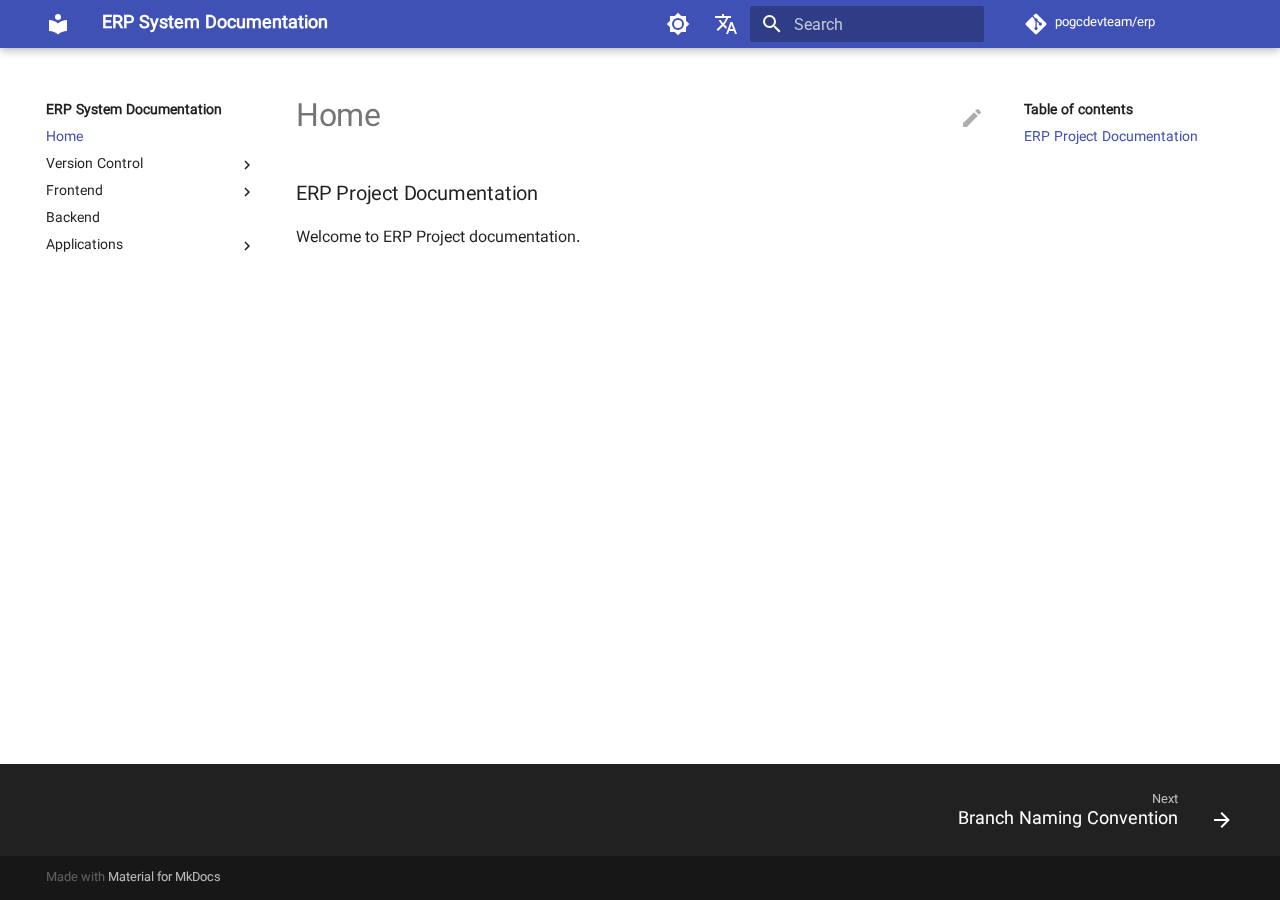
<file: docs/index.html>
<!doctype html>
<html lang="en" class="no-js">
  <head>
    
      <meta charset="utf-8">
      <meta name="viewport" content="width=device-width,initial-scale=1">
      
      
      
      <link rel="icon" href="assets/images/favicon.png">
      <meta name="generator" content="mkdocs-1.4.2, mkdocs-material-8.2.11">
    
    
      
        <title>ERP System Documentation</title>
      
    
    
      <link rel="stylesheet" href="assets/stylesheets/main.8c5ef100.min.css">
      
        
        <link rel="stylesheet" href="assets/stylesheets/palette.9647289d.min.css">
        
      
    
    
    
      
        
        
        <link rel="preconnect" href="https://fonts.gstatic.com" crossorigin>
        <link rel="stylesheet" href="https://fonts.googleapis.com/css?family=Roboto:300,300i,400,400i,700,700i%7CRoboto+Mono:400,400i,700,700i&display=fallback">
        <style>:root{--md-text-font:"Roboto";--md-code-font:"Roboto Mono"}</style>
      
    
    
      <link rel="stylesheet" href="css/font.css">
    
    <script>__md_scope=new URL(".",location),__md_get=(e,_=localStorage,t=__md_scope)=>JSON.parse(_.getItem(t.pathname+"."+e)),__md_set=(e,_,t=localStorage,a=__md_scope)=>{try{t.setItem(a.pathname+"."+e,JSON.stringify(_))}catch(e){}}</script>
    
      

    
    
  </head>
  
  
    
    
      
    
    
    
    
    <body dir="ltr" data-md-color-scheme="default" data-md-color-primary="" data-md-color-accent="">
  
    
    
      <script>var palette=__md_get("__palette");if(palette&&"object"==typeof palette.color)for(var key of Object.keys(palette.color))document.body.setAttribute("data-md-color-"+key,palette.color[key])</script>
    
    <input class="md-toggle" data-md-toggle="drawer" type="checkbox" id="__drawer" autocomplete="off">
    <input class="md-toggle" data-md-toggle="search" type="checkbox" id="__search" autocomplete="off">
    <label class="md-overlay" for="__drawer"></label>
    <div data-md-component="skip">
      
        
        <a href="#erp-project-documentation" class="md-skip">
          Skip to content
        </a>
      
    </div>
    <div data-md-component="announce">
      
    </div>
    
    
      

<header class="md-header" data-md-component="header">
  <nav class="md-header__inner md-grid" aria-label="Header">
    <a href="." title="ERP System Documentation" class="md-header__button md-logo" aria-label="ERP System Documentation" data-md-component="logo">
      
  
  <svg xmlns="http://www.w3.org/2000/svg" viewBox="0 0 24 24"><path d="M12 8a3 3 0 0 0 3-3 3 3 0 0 0-3-3 3 3 0 0 0-3 3 3 3 0 0 0 3 3m0 3.54C9.64 9.35 6.5 8 3 8v11c3.5 0 6.64 1.35 9 3.54 2.36-2.19 5.5-3.54 9-3.54V8c-3.5 0-6.64 1.35-9 3.54Z"/></svg>

    </a>
    <label class="md-header__button md-icon" for="__drawer">
      <svg xmlns="http://www.w3.org/2000/svg" viewBox="0 0 24 24"><path d="M3 6h18v2H3V6m0 5h18v2H3v-2m0 5h18v2H3v-2Z"/></svg>
    </label>
    <div class="md-header__title" data-md-component="header-title">
      <div class="md-header__ellipsis">
        <div class="md-header__topic">
          <span class="md-ellipsis">
            ERP System Documentation
          </span>
        </div>
        <div class="md-header__topic" data-md-component="header-topic">
          <span class="md-ellipsis">
            
              Home
            
          </span>
        </div>
      </div>
    </div>
    
      <form class="md-header__option" data-md-component="palette">
        
          
          
          <input class="md-option" data-md-color-media="" data-md-color-scheme="default" data-md-color-primary="" data-md-color-accent=""  aria-label="Switch to dark mode"  type="radio" name="__palette" id="__palette_1">
          
            <label class="md-header__button md-icon" title="Switch to dark mode" for="__palette_2" hidden>
              <svg xmlns="http://www.w3.org/2000/svg" viewBox="0 0 24 24"><path d="M12 8a4 4 0 0 0-4 4 4 4 0 0 0 4 4 4 4 0 0 0 4-4 4 4 0 0 0-4-4m0 10a6 6 0 0 1-6-6 6 6 0 0 1 6-6 6 6 0 0 1 6 6 6 6 0 0 1-6 6m8-9.31V4h-4.69L12 .69 8.69 4H4v4.69L.69 12 4 15.31V20h4.69L12 23.31 15.31 20H20v-4.69L23.31 12 20 8.69Z"/></svg>
            </label>
          
        
          
          
          <input class="md-option" data-md-color-media="" data-md-color-scheme="slate" data-md-color-primary="" data-md-color-accent=""  aria-label="Switch to light mode"  type="radio" name="__palette" id="__palette_2">
          
            <label class="md-header__button md-icon" title="Switch to light mode" for="__palette_1" hidden>
              <svg xmlns="http://www.w3.org/2000/svg" viewBox="0 0 24 24"><path d="M12 18c-.89 0-1.74-.2-2.5-.55C11.56 16.5 13 14.42 13 12c0-2.42-1.44-4.5-3.5-5.45C10.26 6.2 11.11 6 12 6a6 6 0 0 1 6 6 6 6 0 0 1-6 6m8-9.31V4h-4.69L12 .69 8.69 4H4v4.69L.69 12 4 15.31V20h4.69L12 23.31 15.31 20H20v-4.69L23.31 12 20 8.69Z"/></svg>
            </label>
          
        
      </form>
    
    
      <div class="md-header__option">
        <div class="md-select">
          
          <button class="md-header__button md-icon" aria-label="Select language">
            <svg xmlns="http://www.w3.org/2000/svg" viewBox="0 0 24 24"><path d="m12.87 15.07-2.54-2.51.03-.03A17.52 17.52 0 0 0 14.07 6H17V4h-7V2H8v2H1v2h11.17C11.5 7.92 10.44 9.75 9 11.35 8.07 10.32 7.3 9.19 6.69 8h-2c.73 1.63 1.73 3.17 2.98 4.56l-5.09 5.02L4 19l5-5 3.11 3.11.76-2.04M18.5 10h-2L12 22h2l1.12-3h4.75L21 22h2l-4.5-12m-2.62 7 1.62-4.33L19.12 17h-3.24Z"/></svg>
          </button>
          <div class="md-select__inner">
            <ul class="md-select__list">
              
                <li class="md-select__item">
                  <a href="/" hreflang="en" class="md-select__link">
                    English
                  </a>
                </li>
                
                <li class="md-select__item">
                  <a href="/fa/" hreflang="fa" class="md-select__link">
                    فارسی
                  </a>
                </li>
                
            </ul>
          </div>
        </div>
      </div>
    
    
      <label class="md-header__button md-icon" for="__search">
        <svg xmlns="http://www.w3.org/2000/svg" viewBox="0 0 24 24"><path d="M9.5 3A6.5 6.5 0 0 1 16 9.5c0 1.61-.59 3.09-1.56 4.23l.27.27h.79l5 5-1.5 1.5-5-5v-.79l-.27-.27A6.516 6.516 0 0 1 9.5 16 6.5 6.5 0 0 1 3 9.5 6.5 6.5 0 0 1 9.5 3m0 2C7 5 5 7 5 9.5S7 14 9.5 14 14 12 14 9.5 12 5 9.5 5Z"/></svg>
      </label>
      <div class="md-search" data-md-component="search" role="dialog">
  <label class="md-search__overlay" for="__search"></label>
  <div class="md-search__inner" role="search">
    <form class="md-search__form" name="search">
      <input type="text" class="md-search__input" name="query" aria-label="Search" placeholder="Search" autocapitalize="off" autocorrect="off" autocomplete="off" spellcheck="false" data-md-component="search-query" required>
      <label class="md-search__icon md-icon" for="__search">
        <svg xmlns="http://www.w3.org/2000/svg" viewBox="0 0 24 24"><path d="M9.5 3A6.5 6.5 0 0 1 16 9.5c0 1.61-.59 3.09-1.56 4.23l.27.27h.79l5 5-1.5 1.5-5-5v-.79l-.27-.27A6.516 6.516 0 0 1 9.5 16 6.5 6.5 0 0 1 3 9.5 6.5 6.5 0 0 1 9.5 3m0 2C7 5 5 7 5 9.5S7 14 9.5 14 14 12 14 9.5 12 5 9.5 5Z"/></svg>
        <svg xmlns="http://www.w3.org/2000/svg" viewBox="0 0 24 24"><path d="M20 11v2H8l5.5 5.5-1.42 1.42L4.16 12l7.92-7.92L13.5 5.5 8 11h12Z"/></svg>
      </label>
      <nav class="md-search__options" aria-label="Search">
        
        <button type="reset" class="md-search__icon md-icon" aria-label="Clear" tabindex="-1">
          <svg xmlns="http://www.w3.org/2000/svg" viewBox="0 0 24 24"><path d="M19 6.41 17.59 5 12 10.59 6.41 5 5 6.41 10.59 12 5 17.59 6.41 19 12 13.41 17.59 19 19 17.59 13.41 12 19 6.41Z"/></svg>
        </button>
      </nav>
      
    </form>
    <div class="md-search__output">
      <div class="md-search__scrollwrap" data-md-scrollfix>
        <div class="md-search-result" data-md-component="search-result">
          <div class="md-search-result__meta">
            Initializing search
          </div>
          <ol class="md-search-result__list"></ol>
        </div>
      </div>
    </div>
  </div>
</div>
    
    
      <div class="md-header__source">
        <a href="https://github.com/pogcdevteam/erp" title="Go to repository" class="md-source" data-md-component="source">
  <div class="md-source__icon md-icon">
    
    <svg xmlns="http://www.w3.org/2000/svg" viewBox="0 0 448 512"><!--! Font Awesome Free 6.1.1 by @fontawesome - https://fontawesome.com License - https://fontawesome.com/license/free (Icons: CC BY 4.0, Fonts: SIL OFL 1.1, Code: MIT License) Copyright 2022 Fonticons, Inc.--><path d="M439.55 236.05 244 40.45a28.87 28.87 0 0 0-40.81 0l-40.66 40.63 51.52 51.52c27.06-9.14 52.68 16.77 43.39 43.68l49.66 49.66c34.23-11.8 61.18 31 35.47 56.69-26.49 26.49-70.21-2.87-56-37.34L240.22 199v121.85c25.3 12.54 22.26 41.85 9.08 55a34.34 34.34 0 0 1-48.55 0c-17.57-17.6-11.07-46.91 11.25-56v-123c-20.8-8.51-24.6-30.74-18.64-45L142.57 101 8.45 235.14a28.86 28.86 0 0 0 0 40.81l195.61 195.6a28.86 28.86 0 0 0 40.8 0l194.69-194.69a28.86 28.86 0 0 0 0-40.81z"/></svg>
  </div>
  <div class="md-source__repository">
    pogcdevteam/erp
  </div>
</a>
      </div>
    
  </nav>
  
</header>
    
    <div class="md-container" data-md-component="container">
      
      
        
          
        
      
      <main class="md-main" data-md-component="main">
        <div class="md-main__inner md-grid">
          
            
              
              <div class="md-sidebar md-sidebar--primary" data-md-component="sidebar" data-md-type="navigation" >
                <div class="md-sidebar__scrollwrap">
                  <div class="md-sidebar__inner">
                    


<nav class="md-nav md-nav--primary" aria-label="Navigation" data-md-level="0">
  <label class="md-nav__title" for="__drawer">
    <a href="." title="ERP System Documentation" class="md-nav__button md-logo" aria-label="ERP System Documentation" data-md-component="logo">
      
  
  <svg xmlns="http://www.w3.org/2000/svg" viewBox="0 0 24 24"><path d="M12 8a3 3 0 0 0 3-3 3 3 0 0 0-3-3 3 3 0 0 0-3 3 3 3 0 0 0 3 3m0 3.54C9.64 9.35 6.5 8 3 8v11c3.5 0 6.64 1.35 9 3.54 2.36-2.19 5.5-3.54 9-3.54V8c-3.5 0-6.64 1.35-9 3.54Z"/></svg>

    </a>
    ERP System Documentation
  </label>
  
    <div class="md-nav__source">
      <a href="https://github.com/pogcdevteam/erp" title="Go to repository" class="md-source" data-md-component="source">
  <div class="md-source__icon md-icon">
    
    <svg xmlns="http://www.w3.org/2000/svg" viewBox="0 0 448 512"><!--! Font Awesome Free 6.1.1 by @fontawesome - https://fontawesome.com License - https://fontawesome.com/license/free (Icons: CC BY 4.0, Fonts: SIL OFL 1.1, Code: MIT License) Copyright 2022 Fonticons, Inc.--><path d="M439.55 236.05 244 40.45a28.87 28.87 0 0 0-40.81 0l-40.66 40.63 51.52 51.52c27.06-9.14 52.68 16.77 43.39 43.68l49.66 49.66c34.23-11.8 61.18 31 35.47 56.69-26.49 26.49-70.21-2.87-56-37.34L240.22 199v121.85c25.3 12.54 22.26 41.85 9.08 55a34.34 34.34 0 0 1-48.55 0c-17.57-17.6-11.07-46.91 11.25-56v-123c-20.8-8.51-24.6-30.74-18.64-45L142.57 101 8.45 235.14a28.86 28.86 0 0 0 0 40.81l195.61 195.6a28.86 28.86 0 0 0 40.8 0l194.69-194.69a28.86 28.86 0 0 0 0-40.81z"/></svg>
  </div>
  <div class="md-source__repository">
    pogcdevteam/erp
  </div>
</a>
    </div>
  
  <ul class="md-nav__list" data-md-scrollfix>
    
      
      
      

  
  
    
  
  
    <li class="md-nav__item md-nav__item--active">
      
      <input class="md-nav__toggle md-toggle" data-md-toggle="toc" type="checkbox" id="__toc">
      
      
      
        <label class="md-nav__link md-nav__link--active" for="__toc">
          Home
          <span class="md-nav__icon md-icon"></span>
        </label>
      
      <a href="." class="md-nav__link md-nav__link--active">
        Home
      </a>
      
        

<nav class="md-nav md-nav--secondary" aria-label="Table of contents">
  
  
  
  
    <label class="md-nav__title" for="__toc">
      <span class="md-nav__icon md-icon"></span>
      Table of contents
    </label>
    <ul class="md-nav__list" data-md-component="toc" data-md-scrollfix>
      
        <li class="md-nav__item">
  <a href="#erp-project-documentation" class="md-nav__link">
    ERP Project Documentation
  </a>
  
</li>
      
    </ul>
  
</nav>
      
    </li>
  

    
      
      
      

  
  
  
    
    <li class="md-nav__item md-nav__item--nested">
      
      
        <input class="md-nav__toggle md-toggle" data-md-toggle="__nav_2" type="checkbox" id="__nav_2" >
      
      
      
      
        <label class="md-nav__link" for="__nav_2">
          Version Control
          <span class="md-nav__icon md-icon"></span>
        </label>
      
      <nav class="md-nav" aria-label="Version Control" data-md-level="1">
        <label class="md-nav__title" for="__nav_2">
          <span class="md-nav__icon md-icon"></span>
          Version Control
        </label>
        <ul class="md-nav__list" data-md-scrollfix>
          
            
              
  
  
  
    
    <li class="md-nav__item md-nav__item--nested">
      
      
        <input class="md-nav__toggle md-toggle" data-md-toggle="__nav_2_1" type="checkbox" id="__nav_2_1" >
      
      
      
      
        <label class="md-nav__link" for="__nav_2_1">
          Git
          <span class="md-nav__icon md-icon"></span>
        </label>
      
      <nav class="md-nav" aria-label="Git" data-md-level="2">
        <label class="md-nav__title" for="__nav_2_1">
          <span class="md-nav__icon md-icon"></span>
          Git
        </label>
        <ul class="md-nav__list" data-md-scrollfix>
          
            
              
  
  
  
    <li class="md-nav__item">
      <a href="git/branch/" class="md-nav__link">
        Branch Naming Convention
      </a>
    </li>
  

            
          
        </ul>
      </nav>
    </li>
  

            
          
        </ul>
      </nav>
    </li>
  

    
      
      
      

  
  
  
    
    <li class="md-nav__item md-nav__item--nested">
      
      
        <input class="md-nav__toggle md-toggle" data-md-toggle="__nav_3" type="checkbox" id="__nav_3" >
      
      
      
      
        <label class="md-nav__link" for="__nav_3">
          Frontend
          <span class="md-nav__icon md-icon"></span>
        </label>
      
      <nav class="md-nav" aria-label="Frontend" data-md-level="1">
        <label class="md-nav__title" for="__nav_3">
          <span class="md-nav__icon md-icon"></span>
          Frontend
        </label>
        <ul class="md-nav__list" data-md-scrollfix>
          
            
              
  
  
  
    <li class="md-nav__item">
      <a href="frontend/datatable/" class="md-nav__link">
        Datatable
      </a>
    </li>
  

            
          
            
              
  
  
  
    <li class="md-nav__item">
      <a href="frontend/modal/" class="md-nav__link">
        Modal
      </a>
    </li>
  

            
          
            
              
  
  
  
    <li class="md-nav__item">
      <a href="frontend/themes/" class="md-nav__link">
        Themes
      </a>
    </li>
  

            
          
        </ul>
      </nav>
    </li>
  

    
      
      
      

  
  
  
    <li class="md-nav__item">
      <a href="backend.md" class="md-nav__link">
        Backend
      </a>
    </li>
  

    
      
      
      

  
  
  
    
    <li class="md-nav__item md-nav__item--nested">
      
      
        <input class="md-nav__toggle md-toggle" data-md-toggle="__nav_5" type="checkbox" id="__nav_5" >
      
      
      
      
        <label class="md-nav__link" for="__nav_5">
          Applications
          <span class="md-nav__icon md-icon"></span>
        </label>
      
      <nav class="md-nav" aria-label="Applications" data-md-level="1">
        <label class="md-nav__title" for="__nav_5">
          <span class="md-nav__icon md-icon"></span>
          Applications
        </label>
        <ul class="md-nav__list" data-md-scrollfix>
          
            
              
  
  
  
    
    <li class="md-nav__item md-nav__item--nested">
      
      
        <input class="md-nav__toggle md-toggle" data-md-toggle="__nav_5_1" type="checkbox" id="__nav_5_1" >
      
      
      
      
        <label class="md-nav__link" for="__nav_5_1">
          HRMS
          <span class="md-nav__icon md-icon"></span>
        </label>
      
      <nav class="md-nav" aria-label="HRMS" data-md-level="2">
        <label class="md-nav__title" for="__nav_5_1">
          <span class="md-nav__icon md-icon"></span>
          HRMS
        </label>
        <ul class="md-nav__list" data-md-scrollfix>
          
            
              
  
  
  
    <li class="md-nav__item">
      <a href="apps/hrms/structure/" class="md-nav__link">
        Folder Structure
      </a>
    </li>
  

            
          
            
              
  
  
  
    <li class="md-nav__item">
      <a href="apps/hrms/attendance/" class="md-nav__link">
        Attendance
      </a>
    </li>
  

            
          
        </ul>
      </nav>
    </li>
  

            
          
        </ul>
      </nav>
    </li>
  

    
  </ul>
</nav>
                  </div>
                </div>
              </div>
            
            
              
              <div class="md-sidebar md-sidebar--secondary" data-md-component="sidebar" data-md-type="toc" >
                <div class="md-sidebar__scrollwrap">
                  <div class="md-sidebar__inner">
                    

<nav class="md-nav md-nav--secondary" aria-label="Table of contents">
  
  
  
  
    <label class="md-nav__title" for="__toc">
      <span class="md-nav__icon md-icon"></span>
      Table of contents
    </label>
    <ul class="md-nav__list" data-md-component="toc" data-md-scrollfix>
      
        <li class="md-nav__item">
  <a href="#erp-project-documentation" class="md-nav__link">
    ERP Project Documentation
  </a>
  
</li>
      
    </ul>
  
</nav>
                  </div>
                </div>
              </div>
            
          
          <div class="md-content" data-md-component="content">
            <article class="md-content__inner md-typeset">
              
                
  <a href="https://github.com/pogcdevteam/erp/edit/master/docs/index.md" title="Edit this page" class="md-content__button md-icon">
    <svg xmlns="http://www.w3.org/2000/svg" viewBox="0 0 24 24"><path d="M20.71 7.04c.39-.39.39-1.04 0-1.41l-2.34-2.34c-.37-.39-1.02-.39-1.41 0l-1.84 1.83 3.75 3.75M3 17.25V21h3.75L17.81 9.93l-3.75-3.75L3 17.25Z"/></svg>
  </a>



  <h1>Home</h1>

<h3 id="erp-project-documentation">ERP Project Documentation</h3>
<p>Welcome to ERP Project documentation.</p>

              
            </article>
          </div>
        </div>
        
      </main>
      
        <footer class="md-footer">
  
    <nav class="md-footer__inner md-grid" aria-label="Footer">
      
      
        
        <a href="git/branch/" class="md-footer__link md-footer__link--next" aria-label="Next: Branch Naming Convention" rel="next">
          <div class="md-footer__title">
            <div class="md-ellipsis">
              <span class="md-footer__direction">
                Next
              </span>
              Branch Naming Convention
            </div>
          </div>
          <div class="md-footer__button md-icon">
            <svg xmlns="http://www.w3.org/2000/svg" viewBox="0 0 24 24"><path d="M4 11v2h12l-5.5 5.5 1.42 1.42L19.84 12l-7.92-7.92L10.5 5.5 16 11H4Z"/></svg>
          </div>
        </a>
      
    </nav>
  
  <div class="md-footer-meta md-typeset">
    <div class="md-footer-meta__inner md-grid">
      <div class="md-copyright">
  
  
    Made with
    <a href="https://squidfunk.github.io/mkdocs-material/" target="_blank" rel="noopener">
      Material for MkDocs
    </a>
  
</div>
      
    </div>
  </div>
</footer>
      
    </div>
    <div class="md-dialog" data-md-component="dialog">
      <div class="md-dialog__inner md-typeset"></div>
    </div>
    <script id="__config" type="application/json">{"base": ".", "features": [], "search": "assets/javascripts/workers/search.2a1c317c.min.js", "translations": {"clipboard.copied": "Copied to clipboard", "clipboard.copy": "Copy to clipboard", "search.config.lang": "en", "search.config.pipeline": "trimmer, stopWordFilter", "search.config.separator": "[\\s\\-]+", "search.placeholder": "Search", "search.result.more.one": "1 more on this page", "search.result.more.other": "# more on this page", "search.result.none": "No matching documents", "search.result.one": "1 matching document", "search.result.other": "# matching documents", "search.result.placeholder": "Type to start searching", "search.result.term.missing": "Missing", "select.version.title": "Select version"}}</script>
    
    
      <script src="assets/javascripts/bundle.748e2769.min.js"></script>
      
    
  </body>
</html>
</file>
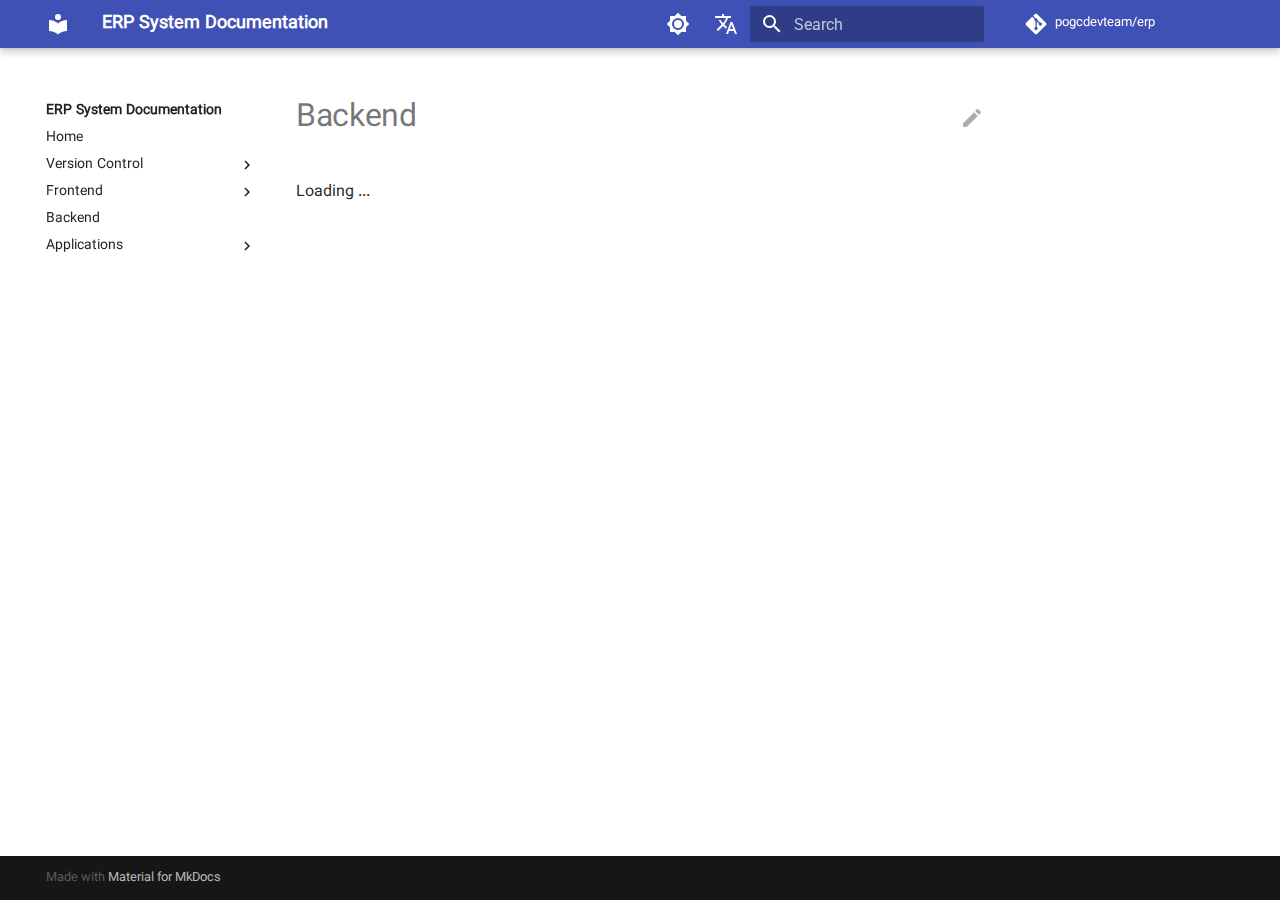
<file: docs/backend/backend/index.html>
<!doctype html>
<html lang="en" class="no-js">
  <head>
    
      <meta charset="utf-8">
      <meta name="viewport" content="width=device-width,initial-scale=1">
      
      
      
      <link rel="icon" href="../../assets/images/favicon.png">
      <meta name="generator" content="mkdocs-1.4.2, mkdocs-material-8.2.11">
    
    
      
        <title>Backend - ERP System Documentation</title>
      
    
    
      <link rel="stylesheet" href="../../assets/stylesheets/main.8c5ef100.min.css">
      
        
        <link rel="stylesheet" href="../../assets/stylesheets/palette.9647289d.min.css">
        
      
    
    
    
      
        
        
        <link rel="preconnect" href="https://fonts.gstatic.com" crossorigin>
        <link rel="stylesheet" href="https://fonts.googleapis.com/css?family=Roboto:300,300i,400,400i,700,700i%7CRoboto+Mono:400,400i,700,700i&display=fallback">
        <style>:root{--md-text-font:"Roboto";--md-code-font:"Roboto Mono"}</style>
      
    
    
      <link rel="stylesheet" href="../../css/font.css">
    
    <script>__md_scope=new URL("../..",location),__md_get=(e,_=localStorage,t=__md_scope)=>JSON.parse(_.getItem(t.pathname+"."+e)),__md_set=(e,_,t=localStorage,a=__md_scope)=>{try{t.setItem(a.pathname+"."+e,JSON.stringify(_))}catch(e){}}</script>
    
      

    
    
  </head>
  
  
    
    
      
    
    
    
    
    <body dir="ltr" data-md-color-scheme="default" data-md-color-primary="" data-md-color-accent="">
  
    
    
      <script>var palette=__md_get("__palette");if(palette&&"object"==typeof palette.color)for(var key of Object.keys(palette.color))document.body.setAttribute("data-md-color-"+key,palette.color[key])</script>
    
    <input class="md-toggle" data-md-toggle="drawer" type="checkbox" id="__drawer" autocomplete="off">
    <input class="md-toggle" data-md-toggle="search" type="checkbox" id="__search" autocomplete="off">
    <label class="md-overlay" for="__drawer"></label>
    <div data-md-component="skip">
      
    </div>
    <div data-md-component="announce">
      
    </div>
    
    
      

<header class="md-header" data-md-component="header">
  <nav class="md-header__inner md-grid" aria-label="Header">
    <a href="../.." title="ERP System Documentation" class="md-header__button md-logo" aria-label="ERP System Documentation" data-md-component="logo">
      
  
  <svg xmlns="http://www.w3.org/2000/svg" viewBox="0 0 24 24"><path d="M12 8a3 3 0 0 0 3-3 3 3 0 0 0-3-3 3 3 0 0 0-3 3 3 3 0 0 0 3 3m0 3.54C9.64 9.35 6.5 8 3 8v11c3.5 0 6.64 1.35 9 3.54 2.36-2.19 5.5-3.54 9-3.54V8c-3.5 0-6.64 1.35-9 3.54Z"/></svg>

    </a>
    <label class="md-header__button md-icon" for="__drawer">
      <svg xmlns="http://www.w3.org/2000/svg" viewBox="0 0 24 24"><path d="M3 6h18v2H3V6m0 5h18v2H3v-2m0 5h18v2H3v-2Z"/></svg>
    </label>
    <div class="md-header__title" data-md-component="header-title">
      <div class="md-header__ellipsis">
        <div class="md-header__topic">
          <span class="md-ellipsis">
            ERP System Documentation
          </span>
        </div>
        <div class="md-header__topic" data-md-component="header-topic">
          <span class="md-ellipsis">
            
              Backend
            
          </span>
        </div>
      </div>
    </div>
    
      <form class="md-header__option" data-md-component="palette">
        
          
          
          <input class="md-option" data-md-color-media="" data-md-color-scheme="default" data-md-color-primary="" data-md-color-accent=""  aria-label="Switch to dark mode"  type="radio" name="__palette" id="__palette_1">
          
            <label class="md-header__button md-icon" title="Switch to dark mode" for="__palette_2" hidden>
              <svg xmlns="http://www.w3.org/2000/svg" viewBox="0 0 24 24"><path d="M12 8a4 4 0 0 0-4 4 4 4 0 0 0 4 4 4 4 0 0 0 4-4 4 4 0 0 0-4-4m0 10a6 6 0 0 1-6-6 6 6 0 0 1 6-6 6 6 0 0 1 6 6 6 6 0 0 1-6 6m8-9.31V4h-4.69L12 .69 8.69 4H4v4.69L.69 12 4 15.31V20h4.69L12 23.31 15.31 20H20v-4.69L23.31 12 20 8.69Z"/></svg>
            </label>
          
        
          
          
          <input class="md-option" data-md-color-media="" data-md-color-scheme="slate" data-md-color-primary="" data-md-color-accent=""  aria-label="Switch to light mode"  type="radio" name="__palette" id="__palette_2">
          
            <label class="md-header__button md-icon" title="Switch to light mode" for="__palette_1" hidden>
              <svg xmlns="http://www.w3.org/2000/svg" viewBox="0 0 24 24"><path d="M12 18c-.89 0-1.74-.2-2.5-.55C11.56 16.5 13 14.42 13 12c0-2.42-1.44-4.5-3.5-5.45C10.26 6.2 11.11 6 12 6a6 6 0 0 1 6 6 6 6 0 0 1-6 6m8-9.31V4h-4.69L12 .69 8.69 4H4v4.69L.69 12 4 15.31V20h4.69L12 23.31 15.31 20H20v-4.69L23.31 12 20 8.69Z"/></svg>
            </label>
          
        
      </form>
    
    
      <div class="md-header__option">
        <div class="md-select">
          
          <button class="md-header__button md-icon" aria-label="Select language">
            <svg xmlns="http://www.w3.org/2000/svg" viewBox="0 0 24 24"><path d="m12.87 15.07-2.54-2.51.03-.03A17.52 17.52 0 0 0 14.07 6H17V4h-7V2H8v2H1v2h11.17C11.5 7.92 10.44 9.75 9 11.35 8.07 10.32 7.3 9.19 6.69 8h-2c.73 1.63 1.73 3.17 2.98 4.56l-5.09 5.02L4 19l5-5 3.11 3.11.76-2.04M18.5 10h-2L12 22h2l1.12-3h4.75L21 22h2l-4.5-12m-2.62 7 1.62-4.33L19.12 17h-3.24Z"/></svg>
          </button>
          <div class="md-select__inner">
            <ul class="md-select__list">
              
                <li class="md-select__item">
                  <a href="/" hreflang="en" class="md-select__link">
                    English
                  </a>
                </li>
                
                <li class="md-select__item">
                  <a href="/fa/" hreflang="fa" class="md-select__link">
                    فارسی
                  </a>
                </li>
                
            </ul>
          </div>
        </div>
      </div>
    
    
      <label class="md-header__button md-icon" for="__search">
        <svg xmlns="http://www.w3.org/2000/svg" viewBox="0 0 24 24"><path d="M9.5 3A6.5 6.5 0 0 1 16 9.5c0 1.61-.59 3.09-1.56 4.23l.27.27h.79l5 5-1.5 1.5-5-5v-.79l-.27-.27A6.516 6.516 0 0 1 9.5 16 6.5 6.5 0 0 1 3 9.5 6.5 6.5 0 0 1 9.5 3m0 2C7 5 5 7 5 9.5S7 14 9.5 14 14 12 14 9.5 12 5 9.5 5Z"/></svg>
      </label>
      <div class="md-search" data-md-component="search" role="dialog">
  <label class="md-search__overlay" for="__search"></label>
  <div class="md-search__inner" role="search">
    <form class="md-search__form" name="search">
      <input type="text" class="md-search__input" name="query" aria-label="Search" placeholder="Search" autocapitalize="off" autocorrect="off" autocomplete="off" spellcheck="false" data-md-component="search-query" required>
      <label class="md-search__icon md-icon" for="__search">
        <svg xmlns="http://www.w3.org/2000/svg" viewBox="0 0 24 24"><path d="M9.5 3A6.5 6.5 0 0 1 16 9.5c0 1.61-.59 3.09-1.56 4.23l.27.27h.79l5 5-1.5 1.5-5-5v-.79l-.27-.27A6.516 6.516 0 0 1 9.5 16 6.5 6.5 0 0 1 3 9.5 6.5 6.5 0 0 1 9.5 3m0 2C7 5 5 7 5 9.5S7 14 9.5 14 14 12 14 9.5 12 5 9.5 5Z"/></svg>
        <svg xmlns="http://www.w3.org/2000/svg" viewBox="0 0 24 24"><path d="M20 11v2H8l5.5 5.5-1.42 1.42L4.16 12l7.92-7.92L13.5 5.5 8 11h12Z"/></svg>
      </label>
      <nav class="md-search__options" aria-label="Search">
        
        <button type="reset" class="md-search__icon md-icon" aria-label="Clear" tabindex="-1">
          <svg xmlns="http://www.w3.org/2000/svg" viewBox="0 0 24 24"><path d="M19 6.41 17.59 5 12 10.59 6.41 5 5 6.41 10.59 12 5 17.59 6.41 19 12 13.41 17.59 19 19 17.59 13.41 12 19 6.41Z"/></svg>
        </button>
      </nav>
      
    </form>
    <div class="md-search__output">
      <div class="md-search__scrollwrap" data-md-scrollfix>
        <div class="md-search-result" data-md-component="search-result">
          <div class="md-search-result__meta">
            Initializing search
          </div>
          <ol class="md-search-result__list"></ol>
        </div>
      </div>
    </div>
  </div>
</div>
    
    
      <div class="md-header__source">
        <a href="https://github.com/pogcdevteam/erp" title="Go to repository" class="md-source" data-md-component="source">
  <div class="md-source__icon md-icon">
    
    <svg xmlns="http://www.w3.org/2000/svg" viewBox="0 0 448 512"><!--! Font Awesome Free 6.1.1 by @fontawesome - https://fontawesome.com License - https://fontawesome.com/license/free (Icons: CC BY 4.0, Fonts: SIL OFL 1.1, Code: MIT License) Copyright 2022 Fonticons, Inc.--><path d="M439.55 236.05 244 40.45a28.87 28.87 0 0 0-40.81 0l-40.66 40.63 51.52 51.52c27.06-9.14 52.68 16.77 43.39 43.68l49.66 49.66c34.23-11.8 61.18 31 35.47 56.69-26.49 26.49-70.21-2.87-56-37.34L240.22 199v121.85c25.3 12.54 22.26 41.85 9.08 55a34.34 34.34 0 0 1-48.55 0c-17.57-17.6-11.07-46.91 11.25-56v-123c-20.8-8.51-24.6-30.74-18.64-45L142.57 101 8.45 235.14a28.86 28.86 0 0 0 0 40.81l195.61 195.6a28.86 28.86 0 0 0 40.8 0l194.69-194.69a28.86 28.86 0 0 0 0-40.81z"/></svg>
  </div>
  <div class="md-source__repository">
    pogcdevteam/erp
  </div>
</a>
      </div>
    
  </nav>
  
</header>
    
    <div class="md-container" data-md-component="container">
      
      
        
          
        
      
      <main class="md-main" data-md-component="main">
        <div class="md-main__inner md-grid">
          
            
              
              <div class="md-sidebar md-sidebar--primary" data-md-component="sidebar" data-md-type="navigation" >
                <div class="md-sidebar__scrollwrap">
                  <div class="md-sidebar__inner">
                    


<nav class="md-nav md-nav--primary" aria-label="Navigation" data-md-level="0">
  <label class="md-nav__title" for="__drawer">
    <a href="../.." title="ERP System Documentation" class="md-nav__button md-logo" aria-label="ERP System Documentation" data-md-component="logo">
      
  
  <svg xmlns="http://www.w3.org/2000/svg" viewBox="0 0 24 24"><path d="M12 8a3 3 0 0 0 3-3 3 3 0 0 0-3-3 3 3 0 0 0-3 3 3 3 0 0 0 3 3m0 3.54C9.64 9.35 6.5 8 3 8v11c3.5 0 6.64 1.35 9 3.54 2.36-2.19 5.5-3.54 9-3.54V8c-3.5 0-6.64 1.35-9 3.54Z"/></svg>

    </a>
    ERP System Documentation
  </label>
  
    <div class="md-nav__source">
      <a href="https://github.com/pogcdevteam/erp" title="Go to repository" class="md-source" data-md-component="source">
  <div class="md-source__icon md-icon">
    
    <svg xmlns="http://www.w3.org/2000/svg" viewBox="0 0 448 512"><!--! Font Awesome Free 6.1.1 by @fontawesome - https://fontawesome.com License - https://fontawesome.com/license/free (Icons: CC BY 4.0, Fonts: SIL OFL 1.1, Code: MIT License) Copyright 2022 Fonticons, Inc.--><path d="M439.55 236.05 244 40.45a28.87 28.87 0 0 0-40.81 0l-40.66 40.63 51.52 51.52c27.06-9.14 52.68 16.77 43.39 43.68l49.66 49.66c34.23-11.8 61.18 31 35.47 56.69-26.49 26.49-70.21-2.87-56-37.34L240.22 199v121.85c25.3 12.54 22.26 41.85 9.08 55a34.34 34.34 0 0 1-48.55 0c-17.57-17.6-11.07-46.91 11.25-56v-123c-20.8-8.51-24.6-30.74-18.64-45L142.57 101 8.45 235.14a28.86 28.86 0 0 0 0 40.81l195.61 195.6a28.86 28.86 0 0 0 40.8 0l194.69-194.69a28.86 28.86 0 0 0 0-40.81z"/></svg>
  </div>
  <div class="md-source__repository">
    pogcdevteam/erp
  </div>
</a>
    </div>
  
  <ul class="md-nav__list" data-md-scrollfix>
    
      
      
      

  
  
  
    <li class="md-nav__item">
      <a href="../.." class="md-nav__link">
        Home
      </a>
    </li>
  

    
      
      
      

  
  
  
    
    <li class="md-nav__item md-nav__item--nested">
      
      
        <input class="md-nav__toggle md-toggle" data-md-toggle="__nav_2" type="checkbox" id="__nav_2" >
      
      
      
      
        <label class="md-nav__link" for="__nav_2">
          Version Control
          <span class="md-nav__icon md-icon"></span>
        </label>
      
      <nav class="md-nav" aria-label="Version Control" data-md-level="1">
        <label class="md-nav__title" for="__nav_2">
          <span class="md-nav__icon md-icon"></span>
          Version Control
        </label>
        <ul class="md-nav__list" data-md-scrollfix>
          
            
              
  
  
  
    
    <li class="md-nav__item md-nav__item--nested">
      
      
        <input class="md-nav__toggle md-toggle" data-md-toggle="__nav_2_1" type="checkbox" id="__nav_2_1" >
      
      
      
      
        <label class="md-nav__link" for="__nav_2_1">
          Git
          <span class="md-nav__icon md-icon"></span>
        </label>
      
      <nav class="md-nav" aria-label="Git" data-md-level="2">
        <label class="md-nav__title" for="__nav_2_1">
          <span class="md-nav__icon md-icon"></span>
          Git
        </label>
        <ul class="md-nav__list" data-md-scrollfix>
          
            
              
  
  
  
    <li class="md-nav__item">
      <a href="../../git/branch/" class="md-nav__link">
        Branch Naming Convention
      </a>
    </li>
  

            
          
        </ul>
      </nav>
    </li>
  

            
          
        </ul>
      </nav>
    </li>
  

    
      
      
      

  
  
  
    
    <li class="md-nav__item md-nav__item--nested">
      
      
        <input class="md-nav__toggle md-toggle" data-md-toggle="__nav_3" type="checkbox" id="__nav_3" >
      
      
      
      
        <label class="md-nav__link" for="__nav_3">
          Frontend
          <span class="md-nav__icon md-icon"></span>
        </label>
      
      <nav class="md-nav" aria-label="Frontend" data-md-level="1">
        <label class="md-nav__title" for="__nav_3">
          <span class="md-nav__icon md-icon"></span>
          Frontend
        </label>
        <ul class="md-nav__list" data-md-scrollfix>
          
            
              
  
  
  
    <li class="md-nav__item">
      <a href="../../frontend/datatable/" class="md-nav__link">
        Datatable
      </a>
    </li>
  

            
          
            
              
  
  
  
    <li class="md-nav__item">
      <a href="../../frontend/modal/" class="md-nav__link">
        Modal
      </a>
    </li>
  

            
          
            
              
  
  
  
    <li class="md-nav__item">
      <a href="../../frontend/themes/" class="md-nav__link">
        Themes
      </a>
    </li>
  

            
          
        </ul>
      </nav>
    </li>
  

    
      
      
      

  
  
  
    <li class="md-nav__item">
      <a href="../../backend.md" class="md-nav__link">
        Backend
      </a>
    </li>
  

    
      
      
      

  
  
  
    
    <li class="md-nav__item md-nav__item--nested">
      
      
        <input class="md-nav__toggle md-toggle" data-md-toggle="__nav_5" type="checkbox" id="__nav_5" >
      
      
      
      
        <label class="md-nav__link" for="__nav_5">
          Applications
          <span class="md-nav__icon md-icon"></span>
        </label>
      
      <nav class="md-nav" aria-label="Applications" data-md-level="1">
        <label class="md-nav__title" for="__nav_5">
          <span class="md-nav__icon md-icon"></span>
          Applications
        </label>
        <ul class="md-nav__list" data-md-scrollfix>
          
            
              
  
  
  
    
    <li class="md-nav__item md-nav__item--nested">
      
      
        <input class="md-nav__toggle md-toggle" data-md-toggle="__nav_5_1" type="checkbox" id="__nav_5_1" >
      
      
      
      
        <label class="md-nav__link" for="__nav_5_1">
          HRMS
          <span class="md-nav__icon md-icon"></span>
        </label>
      
      <nav class="md-nav" aria-label="HRMS" data-md-level="2">
        <label class="md-nav__title" for="__nav_5_1">
          <span class="md-nav__icon md-icon"></span>
          HRMS
        </label>
        <ul class="md-nav__list" data-md-scrollfix>
          
            
              
  
  
  
    <li class="md-nav__item">
      <a href="../../apps/hrms/structure/" class="md-nav__link">
        Folder Structure
      </a>
    </li>
  

            
          
            
              
  
  
  
    <li class="md-nav__item">
      <a href="../../apps/hrms/attendance/" class="md-nav__link">
        Attendance
      </a>
    </li>
  

            
          
        </ul>
      </nav>
    </li>
  

            
          
        </ul>
      </nav>
    </li>
  

    
  </ul>
</nav>
                  </div>
                </div>
              </div>
            
            
              
              <div class="md-sidebar md-sidebar--secondary" data-md-component="sidebar" data-md-type="toc" >
                <div class="md-sidebar__scrollwrap">
                  <div class="md-sidebar__inner">
                    

<nav class="md-nav md-nav--secondary" aria-label="Table of contents">
  
  
  
  
</nav>
                  </div>
                </div>
              </div>
            
          
          <div class="md-content" data-md-component="content">
            <article class="md-content__inner md-typeset">
              
                
  <a href="https://github.com/pogcdevteam/erp/edit/master/docs/backend/backend.md" title="Edit this page" class="md-content__button md-icon">
    <svg xmlns="http://www.w3.org/2000/svg" viewBox="0 0 24 24"><path d="M20.71 7.04c.39-.39.39-1.04 0-1.41l-2.34-2.34c-.37-.39-1.02-.39-1.41 0l-1.84 1.83 3.75 3.75M3 17.25V21h3.75L17.81 9.93l-3.75-3.75L3 17.25Z"/></svg>
  </a>



  <h1>Backend</h1>

<p>Loading ...</p>

              
            </article>
          </div>
        </div>
        
      </main>
      
        <footer class="md-footer">
  
  <div class="md-footer-meta md-typeset">
    <div class="md-footer-meta__inner md-grid">
      <div class="md-copyright">
  
  
    Made with
    <a href="https://squidfunk.github.io/mkdocs-material/" target="_blank" rel="noopener">
      Material for MkDocs
    </a>
  
</div>
      
    </div>
  </div>
</footer>
      
    </div>
    <div class="md-dialog" data-md-component="dialog">
      <div class="md-dialog__inner md-typeset"></div>
    </div>
    <script id="__config" type="application/json">{"base": "../..", "features": [], "search": "../../assets/javascripts/workers/search.2a1c317c.min.js", "translations": {"clipboard.copied": "Copied to clipboard", "clipboard.copy": "Copy to clipboard", "search.config.lang": "en", "search.config.pipeline": "trimmer, stopWordFilter", "search.config.separator": "[\\s\\-]+", "search.placeholder": "Search", "search.result.more.one": "1 more on this page", "search.result.more.other": "# more on this page", "search.result.none": "No matching documents", "search.result.one": "1 matching document", "search.result.other": "# matching documents", "search.result.placeholder": "Type to start searching", "search.result.term.missing": "Missing", "select.version.title": "Select version"}}</script>
    
    
      <script src="../../assets/javascripts/bundle.748e2769.min.js"></script>
      
    
  </body>
</html>
</file>
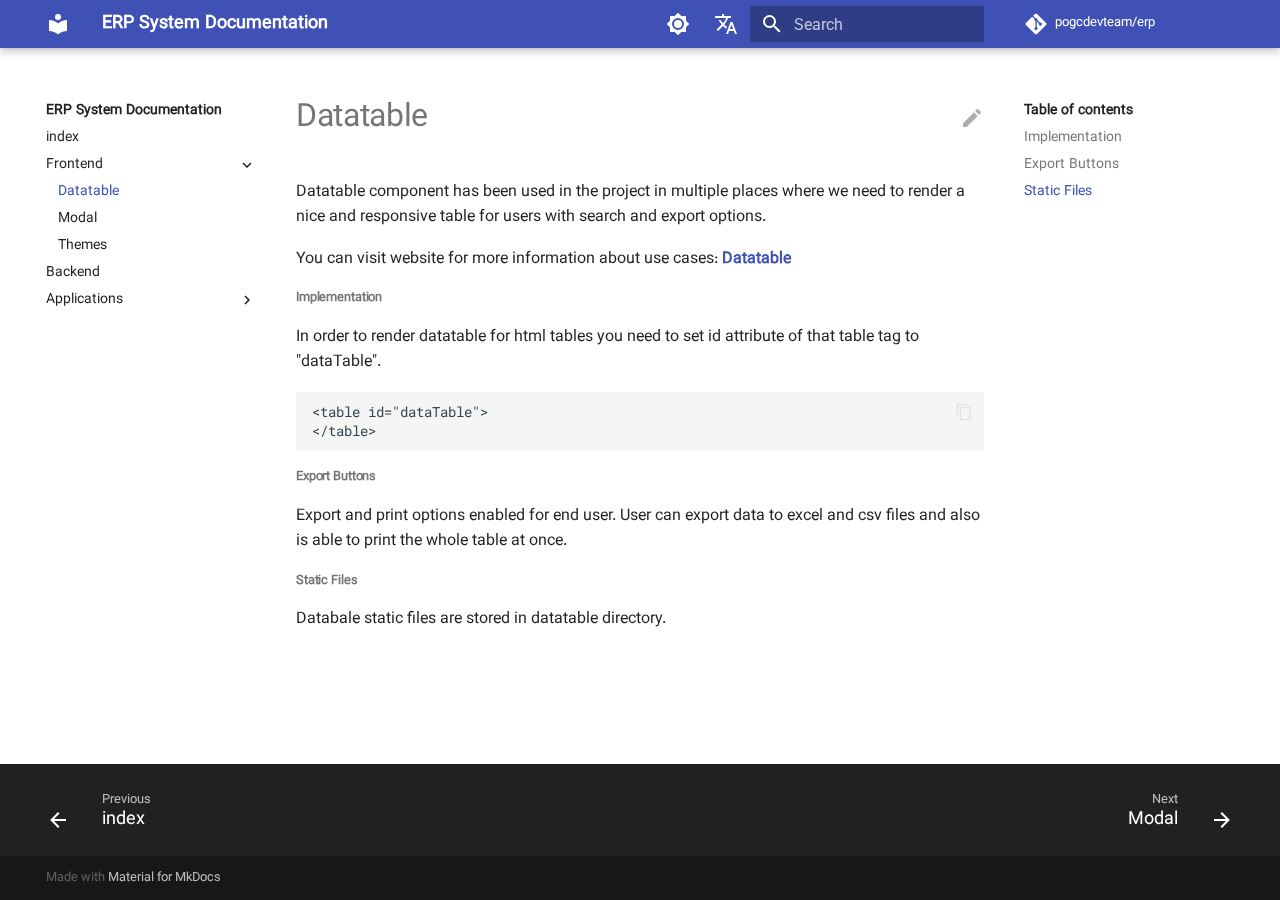
<file: docs/frontend/datatable/index.html>
<!doctype html>
<html lang="en" class="no-js">
  <head>
    
      <meta charset="utf-8">
      <meta name="viewport" content="width=device-width,initial-scale=1">
      
      
      
      <link rel="icon" href="../../assets/images/favicon.png">
      <meta name="generator" content="mkdocs-1.4.2, mkdocs-material-8.2.11">
    
    
      
        <title>Datatable - ERP System Documentation</title>
      
    
    
      <link rel="stylesheet" href="../../assets/stylesheets/main.8c5ef100.min.css">
      
        
        <link rel="stylesheet" href="../../assets/stylesheets/palette.9647289d.min.css">
        
      
    
    
    
      
        
        
        <link rel="preconnect" href="https://fonts.gstatic.com" crossorigin>
        <link rel="stylesheet" href="https://fonts.googleapis.com/css?family=Roboto:300,300i,400,400i,700,700i%7CRoboto+Mono:400,400i,700,700i&display=fallback">
        <style>:root{--md-text-font:"Roboto";--md-code-font:"Roboto Mono"}</style>
      
    
    
      <link rel="stylesheet" href="../../css/font.css">
    
    <script>__md_scope=new URL("../..",location),__md_get=(e,_=localStorage,t=__md_scope)=>JSON.parse(_.getItem(t.pathname+"."+e)),__md_set=(e,_,t=localStorage,a=__md_scope)=>{try{t.setItem(a.pathname+"."+e,JSON.stringify(_))}catch(e){}}</script>
    
      

    
    
  </head>
  
  
    
    
      
    
    
    
    
    <body dir="ltr" data-md-color-scheme="default" data-md-color-primary="" data-md-color-accent="">
  
    
    
      <script>var palette=__md_get("__palette");if(palette&&"object"==typeof palette.color)for(var key of Object.keys(palette.color))document.body.setAttribute("data-md-color-"+key,palette.color[key])</script>
    
    <input class="md-toggle" data-md-toggle="drawer" type="checkbox" id="__drawer" autocomplete="off">
    <input class="md-toggle" data-md-toggle="search" type="checkbox" id="__search" autocomplete="off">
    <label class="md-overlay" for="__drawer"></label>
    <div data-md-component="skip">
      
        
        <a href="#implementation" class="md-skip">
          Skip to content
        </a>
      
    </div>
    <div data-md-component="announce">
      
    </div>
    
    
      

<header class="md-header" data-md-component="header">
  <nav class="md-header__inner md-grid" aria-label="Header">
    <a href="../.." title="ERP System Documentation" class="md-header__button md-logo" aria-label="ERP System Documentation" data-md-component="logo">
      
  
  <svg xmlns="http://www.w3.org/2000/svg" viewBox="0 0 24 24"><path d="M12 8a3 3 0 0 0 3-3 3 3 0 0 0-3-3 3 3 0 0 0-3 3 3 3 0 0 0 3 3m0 3.54C9.64 9.35 6.5 8 3 8v11c3.5 0 6.64 1.35 9 3.54 2.36-2.19 5.5-3.54 9-3.54V8c-3.5 0-6.64 1.35-9 3.54Z"/></svg>

    </a>
    <label class="md-header__button md-icon" for="__drawer">
      <svg xmlns="http://www.w3.org/2000/svg" viewBox="0 0 24 24"><path d="M3 6h18v2H3V6m0 5h18v2H3v-2m0 5h18v2H3v-2Z"/></svg>
    </label>
    <div class="md-header__title" data-md-component="header-title">
      <div class="md-header__ellipsis">
        <div class="md-header__topic">
          <span class="md-ellipsis">
            ERP System Documentation
          </span>
        </div>
        <div class="md-header__topic" data-md-component="header-topic">
          <span class="md-ellipsis">
            
              Datatable
            
          </span>
        </div>
      </div>
    </div>
    
      <form class="md-header__option" data-md-component="palette">
        
          
          
          <input class="md-option" data-md-color-media="" data-md-color-scheme="default" data-md-color-primary="" data-md-color-accent=""  aria-label="Switch to dark mode"  type="radio" name="__palette" id="__palette_1">
          
            <label class="md-header__button md-icon" title="Switch to dark mode" for="__palette_2" hidden>
              <svg xmlns="http://www.w3.org/2000/svg" viewBox="0 0 24 24"><path d="M12 8a4 4 0 0 0-4 4 4 4 0 0 0 4 4 4 4 0 0 0 4-4 4 4 0 0 0-4-4m0 10a6 6 0 0 1-6-6 6 6 0 0 1 6-6 6 6 0 0 1 6 6 6 6 0 0 1-6 6m8-9.31V4h-4.69L12 .69 8.69 4H4v4.69L.69 12 4 15.31V20h4.69L12 23.31 15.31 20H20v-4.69L23.31 12 20 8.69Z"/></svg>
            </label>
          
        
          
          
          <input class="md-option" data-md-color-media="" data-md-color-scheme="slate" data-md-color-primary="" data-md-color-accent=""  aria-label="Switch to light mode"  type="radio" name="__palette" id="__palette_2">
          
            <label class="md-header__button md-icon" title="Switch to light mode" for="__palette_1" hidden>
              <svg xmlns="http://www.w3.org/2000/svg" viewBox="0 0 24 24"><path d="M12 18c-.89 0-1.74-.2-2.5-.55C11.56 16.5 13 14.42 13 12c0-2.42-1.44-4.5-3.5-5.45C10.26 6.2 11.11 6 12 6a6 6 0 0 1 6 6 6 6 0 0 1-6 6m8-9.31V4h-4.69L12 .69 8.69 4H4v4.69L.69 12 4 15.31V20h4.69L12 23.31 15.31 20H20v-4.69L23.31 12 20 8.69Z"/></svg>
            </label>
          
        
      </form>
    
    
      <div class="md-header__option">
        <div class="md-select">
          
          <button class="md-header__button md-icon" aria-label="Select language">
            <svg xmlns="http://www.w3.org/2000/svg" viewBox="0 0 24 24"><path d="m12.87 15.07-2.54-2.51.03-.03A17.52 17.52 0 0 0 14.07 6H17V4h-7V2H8v2H1v2h11.17C11.5 7.92 10.44 9.75 9 11.35 8.07 10.32 7.3 9.19 6.69 8h-2c.73 1.63 1.73 3.17 2.98 4.56l-5.09 5.02L4 19l5-5 3.11 3.11.76-2.04M18.5 10h-2L12 22h2l1.12-3h4.75L21 22h2l-4.5-12m-2.62 7 1.62-4.33L19.12 17h-3.24Z"/></svg>
          </button>
          <div class="md-select__inner">
            <ul class="md-select__list">
              
                <li class="md-select__item">
                  <a href="/" hreflang="en" class="md-select__link">
                    English
                  </a>
                </li>
                
                <li class="md-select__item">
                  <a href="/fa/" hreflang="fa" class="md-select__link">
                    فارسی
                  </a>
                </li>
                
            </ul>
          </div>
        </div>
      </div>
    
    
      <label class="md-header__button md-icon" for="__search">
        <svg xmlns="http://www.w3.org/2000/svg" viewBox="0 0 24 24"><path d="M9.5 3A6.5 6.5 0 0 1 16 9.5c0 1.61-.59 3.09-1.56 4.23l.27.27h.79l5 5-1.5 1.5-5-5v-.79l-.27-.27A6.516 6.516 0 0 1 9.5 16 6.5 6.5 0 0 1 3 9.5 6.5 6.5 0 0 1 9.5 3m0 2C7 5 5 7 5 9.5S7 14 9.5 14 14 12 14 9.5 12 5 9.5 5Z"/></svg>
      </label>
      <div class="md-search" data-md-component="search" role="dialog">
  <label class="md-search__overlay" for="__search"></label>
  <div class="md-search__inner" role="search">
    <form class="md-search__form" name="search">
      <input type="text" class="md-search__input" name="query" aria-label="Search" placeholder="Search" autocapitalize="off" autocorrect="off" autocomplete="off" spellcheck="false" data-md-component="search-query" required>
      <label class="md-search__icon md-icon" for="__search">
        <svg xmlns="http://www.w3.org/2000/svg" viewBox="0 0 24 24"><path d="M9.5 3A6.5 6.5 0 0 1 16 9.5c0 1.61-.59 3.09-1.56 4.23l.27.27h.79l5 5-1.5 1.5-5-5v-.79l-.27-.27A6.516 6.516 0 0 1 9.5 16 6.5 6.5 0 0 1 3 9.5 6.5 6.5 0 0 1 9.5 3m0 2C7 5 5 7 5 9.5S7 14 9.5 14 14 12 14 9.5 12 5 9.5 5Z"/></svg>
        <svg xmlns="http://www.w3.org/2000/svg" viewBox="0 0 24 24"><path d="M20 11v2H8l5.5 5.5-1.42 1.42L4.16 12l7.92-7.92L13.5 5.5 8 11h12Z"/></svg>
      </label>
      <nav class="md-search__options" aria-label="Search">
        
        <button type="reset" class="md-search__icon md-icon" aria-label="Clear" tabindex="-1">
          <svg xmlns="http://www.w3.org/2000/svg" viewBox="0 0 24 24"><path d="M19 6.41 17.59 5 12 10.59 6.41 5 5 6.41 10.59 12 5 17.59 6.41 19 12 13.41 17.59 19 19 17.59 13.41 12 19 6.41Z"/></svg>
        </button>
      </nav>
      
    </form>
    <div class="md-search__output">
      <div class="md-search__scrollwrap" data-md-scrollfix>
        <div class="md-search-result" data-md-component="search-result">
          <div class="md-search-result__meta">
            Initializing search
          </div>
          <ol class="md-search-result__list"></ol>
        </div>
      </div>
    </div>
  </div>
</div>
    
    
      <div class="md-header__source">
        <a href="https://github.com/pogcdevteam/erp" title="Go to repository" class="md-source" data-md-component="source">
  <div class="md-source__icon md-icon">
    
    <svg xmlns="http://www.w3.org/2000/svg" viewBox="0 0 448 512"><!--! Font Awesome Free 6.1.1 by @fontawesome - https://fontawesome.com License - https://fontawesome.com/license/free (Icons: CC BY 4.0, Fonts: SIL OFL 1.1, Code: MIT License) Copyright 2022 Fonticons, Inc.--><path d="M439.55 236.05 244 40.45a28.87 28.87 0 0 0-40.81 0l-40.66 40.63 51.52 51.52c27.06-9.14 52.68 16.77 43.39 43.68l49.66 49.66c34.23-11.8 61.18 31 35.47 56.69-26.49 26.49-70.21-2.87-56-37.34L240.22 199v121.85c25.3 12.54 22.26 41.85 9.08 55a34.34 34.34 0 0 1-48.55 0c-17.57-17.6-11.07-46.91 11.25-56v-123c-20.8-8.51-24.6-30.74-18.64-45L142.57 101 8.45 235.14a28.86 28.86 0 0 0 0 40.81l195.61 195.6a28.86 28.86 0 0 0 40.8 0l194.69-194.69a28.86 28.86 0 0 0 0-40.81z"/></svg>
  </div>
  <div class="md-source__repository">
    pogcdevteam/erp
  </div>
</a>
      </div>
    
  </nav>
  
</header>
    
    <div class="md-container" data-md-component="container">
      
      
        
          
        
      
      <main class="md-main" data-md-component="main">
        <div class="md-main__inner md-grid">
          
            
              
              <div class="md-sidebar md-sidebar--primary" data-md-component="sidebar" data-md-type="navigation" >
                <div class="md-sidebar__scrollwrap">
                  <div class="md-sidebar__inner">
                    


<nav class="md-nav md-nav--primary" aria-label="Navigation" data-md-level="0">
  <label class="md-nav__title" for="__drawer">
    <a href="../.." title="ERP System Documentation" class="md-nav__button md-logo" aria-label="ERP System Documentation" data-md-component="logo">
      
  
  <svg xmlns="http://www.w3.org/2000/svg" viewBox="0 0 24 24"><path d="M12 8a3 3 0 0 0 3-3 3 3 0 0 0-3-3 3 3 0 0 0-3 3 3 3 0 0 0 3 3m0 3.54C9.64 9.35 6.5 8 3 8v11c3.5 0 6.64 1.35 9 3.54 2.36-2.19 5.5-3.54 9-3.54V8c-3.5 0-6.64 1.35-9 3.54Z"/></svg>

    </a>
    ERP System Documentation
  </label>
  
    <div class="md-nav__source">
      <a href="https://github.com/pogcdevteam/erp" title="Go to repository" class="md-source" data-md-component="source">
  <div class="md-source__icon md-icon">
    
    <svg xmlns="http://www.w3.org/2000/svg" viewBox="0 0 448 512"><!--! Font Awesome Free 6.1.1 by @fontawesome - https://fontawesome.com License - https://fontawesome.com/license/free (Icons: CC BY 4.0, Fonts: SIL OFL 1.1, Code: MIT License) Copyright 2022 Fonticons, Inc.--><path d="M439.55 236.05 244 40.45a28.87 28.87 0 0 0-40.81 0l-40.66 40.63 51.52 51.52c27.06-9.14 52.68 16.77 43.39 43.68l49.66 49.66c34.23-11.8 61.18 31 35.47 56.69-26.49 26.49-70.21-2.87-56-37.34L240.22 199v121.85c25.3 12.54 22.26 41.85 9.08 55a34.34 34.34 0 0 1-48.55 0c-17.57-17.6-11.07-46.91 11.25-56v-123c-20.8-8.51-24.6-30.74-18.64-45L142.57 101 8.45 235.14a28.86 28.86 0 0 0 0 40.81l195.61 195.6a28.86 28.86 0 0 0 40.8 0l194.69-194.69a28.86 28.86 0 0 0 0-40.81z"/></svg>
  </div>
  <div class="md-source__repository">
    pogcdevteam/erp
  </div>
</a>
    </div>
  
  <ul class="md-nav__list" data-md-scrollfix>
    
      
      
      

  
  
  
    <li class="md-nav__item">
      <a href="../.." class="md-nav__link">
        index
      </a>
    </li>
  

    
      
      
      

  
  
    
  
  
    
    <li class="md-nav__item md-nav__item--active md-nav__item--nested">
      
      
        <input class="md-nav__toggle md-toggle" data-md-toggle="__nav_2" type="checkbox" id="__nav_2" checked>
      
      
      
      
        <label class="md-nav__link" for="__nav_2">
          Frontend
          <span class="md-nav__icon md-icon"></span>
        </label>
      
      <nav class="md-nav" aria-label="Frontend" data-md-level="1">
        <label class="md-nav__title" for="__nav_2">
          <span class="md-nav__icon md-icon"></span>
          Frontend
        </label>
        <ul class="md-nav__list" data-md-scrollfix>
          
            
              
  
  
    
  
  
    <li class="md-nav__item md-nav__item--active">
      
      <input class="md-nav__toggle md-toggle" data-md-toggle="toc" type="checkbox" id="__toc">
      
      
      
        <label class="md-nav__link md-nav__link--active" for="__toc">
          Datatable
          <span class="md-nav__icon md-icon"></span>
        </label>
      
      <a href="./" class="md-nav__link md-nav__link--active">
        Datatable
      </a>
      
        

<nav class="md-nav md-nav--secondary" aria-label="Table of contents">
  
  
  
  
    <label class="md-nav__title" for="__toc">
      <span class="md-nav__icon md-icon"></span>
      Table of contents
    </label>
    <ul class="md-nav__list" data-md-component="toc" data-md-scrollfix>
      
        <li class="md-nav__item">
  <a href="#implementation" class="md-nav__link">
    Implementation
  </a>
  
</li>
      
        <li class="md-nav__item">
  <a href="#export-buttons" class="md-nav__link">
    Export Buttons
  </a>
  
</li>
      
        <li class="md-nav__item">
  <a href="#static-files" class="md-nav__link">
    Static Files
  </a>
  
</li>
      
    </ul>
  
</nav>
      
    </li>
  

            
          
            
              
  
  
  
    <li class="md-nav__item">
      <a href="../modal/" class="md-nav__link">
        Modal
      </a>
    </li>
  

            
          
            
              
  
  
  
    <li class="md-nav__item">
      <a href="../theme.md" class="md-nav__link">
        Themes
      </a>
    </li>
  

            
          
        </ul>
      </nav>
    </li>
  

    
      
      
      

  
  
  
    <li class="md-nav__item">
      <a href="../.." class="md-nav__link">
        Backend
      </a>
    </li>
  

    
      
      
      

  
  
  
    
    <li class="md-nav__item md-nav__item--nested">
      
      
        <input class="md-nav__toggle md-toggle" data-md-toggle="__nav_4" type="checkbox" id="__nav_4" >
      
      
      
      
        <label class="md-nav__link" for="__nav_4">
          Applications
          <span class="md-nav__icon md-icon"></span>
        </label>
      
      <nav class="md-nav" aria-label="Applications" data-md-level="1">
        <label class="md-nav__title" for="__nav_4">
          <span class="md-nav__icon md-icon"></span>
          Applications
        </label>
        <ul class="md-nav__list" data-md-scrollfix>
          
            
              
  
  
  
    <li class="md-nav__item">
      <a href="../.." class="md-nav__link">
        Index
      </a>
    </li>
  

            
          
            
              
  
  
  
    
    <li class="md-nav__item md-nav__item--nested">
      
      
        <input class="md-nav__toggle md-toggle" data-md-toggle="__nav_4_2" type="checkbox" id="__nav_4_2" >
      
      
      
      
        <label class="md-nav__link" for="__nav_4_2">
          HRMS
          <span class="md-nav__icon md-icon"></span>
        </label>
      
      <nav class="md-nav" aria-label="HRMS" data-md-level="2">
        <label class="md-nav__title" for="__nav_4_2">
          <span class="md-nav__icon md-icon"></span>
          HRMS
        </label>
        <ul class="md-nav__list" data-md-scrollfix>
          
            
              
  
  
  
    <li class="md-nav__item">
      <a href="../.." class="md-nav__link">
        Attendance
      </a>
    </li>
  

            
          
        </ul>
      </nav>
    </li>
  

            
          
            
              
  
  
  
    <li class="md-nav__item">
      <a href="../.." class="md-nav__link">
        Sourcing
      </a>
    </li>
  

            
          
            
              
  
  
  
    <li class="md-nav__item">
      <a href="../.." class="md-nav__link">
        Authentication
      </a>
    </li>
  

            
          
        </ul>
      </nav>
    </li>
  

    
  </ul>
</nav>
                  </div>
                </div>
              </div>
            
            
              
              <div class="md-sidebar md-sidebar--secondary" data-md-component="sidebar" data-md-type="toc" >
                <div class="md-sidebar__scrollwrap">
                  <div class="md-sidebar__inner">
                    

<nav class="md-nav md-nav--secondary" aria-label="Table of contents">
  
  
  
  
    <label class="md-nav__title" for="__toc">
      <span class="md-nav__icon md-icon"></span>
      Table of contents
    </label>
    <ul class="md-nav__list" data-md-component="toc" data-md-scrollfix>
      
        <li class="md-nav__item">
  <a href="#implementation" class="md-nav__link">
    Implementation
  </a>
  
</li>
      
        <li class="md-nav__item">
  <a href="#export-buttons" class="md-nav__link">
    Export Buttons
  </a>
  
</li>
      
        <li class="md-nav__item">
  <a href="#static-files" class="md-nav__link">
    Static Files
  </a>
  
</li>
      
    </ul>
  
</nav>
                  </div>
                </div>
              </div>
            
          
          <div class="md-content" data-md-component="content">
            <article class="md-content__inner md-typeset">
              
                
  <a href="https://github.com/pogcdevteam/erp/edit/master/docs/frontend/datatable.md" title="Edit this page" class="md-content__button md-icon">
    <svg xmlns="http://www.w3.org/2000/svg" viewBox="0 0 24 24"><path d="M20.71 7.04c.39-.39.39-1.04 0-1.41l-2.34-2.34c-.37-.39-1.02-.39-1.41 0l-1.84 1.83 3.75 3.75M3 17.25V21h3.75L17.81 9.93l-3.75-3.75L3 17.25Z"/></svg>
  </a>



  <h1>Datatable</h1>

<p>Datatable component has been used in the project in multiple places where we need to render a nice and responsive table for users with search and export options.</p>
<p>You can visit website for more information about use cases: <a href="https://datatables.net/"><strong>Datatable</strong></a></p>
<h6 id="implementation">Implementation</h6>
<p>In order to render datatable for html tables you need to set id attribute of that table tag to "dataTable".</p>
<pre><code>&lt;table id="dataTable"&gt;
&lt;/table&gt;
</code></pre>
<h6 id="export-buttons">Export Buttons</h6>
<p>Export and print options enabled for end user. User can export data to excel and csv files and also is able to print the whole table at once.</p>
<h6 id="static-files">Static Files</h6>
<p>Databale static files are stored in datatable directory.</p>

              
            </article>
          </div>
        </div>
        
      </main>
      
        <footer class="md-footer">
  
    <nav class="md-footer__inner md-grid" aria-label="Footer">
      
        
        <a href="../.." class="md-footer__link md-footer__link--prev" aria-label="Previous: index" rel="prev">
          <div class="md-footer__button md-icon">
            <svg xmlns="http://www.w3.org/2000/svg" viewBox="0 0 24 24"><path d="M20 11v2H8l5.5 5.5-1.42 1.42L4.16 12l7.92-7.92L13.5 5.5 8 11h12Z"/></svg>
          </div>
          <div class="md-footer__title">
            <div class="md-ellipsis">
              <span class="md-footer__direction">
                Previous
              </span>
              index
            </div>
          </div>
        </a>
      
      
        
        <a href="../modal/" class="md-footer__link md-footer__link--next" aria-label="Next: Modal" rel="next">
          <div class="md-footer__title">
            <div class="md-ellipsis">
              <span class="md-footer__direction">
                Next
              </span>
              Modal
            </div>
          </div>
          <div class="md-footer__button md-icon">
            <svg xmlns="http://www.w3.org/2000/svg" viewBox="0 0 24 24"><path d="M4 11v2h12l-5.5 5.5 1.42 1.42L19.84 12l-7.92-7.92L10.5 5.5 16 11H4Z"/></svg>
          </div>
        </a>
      
    </nav>
  
  <div class="md-footer-meta md-typeset">
    <div class="md-footer-meta__inner md-grid">
      <div class="md-copyright">
  
  
    Made with
    <a href="https://squidfunk.github.io/mkdocs-material/" target="_blank" rel="noopener">
      Material for MkDocs
    </a>
  
</div>
      
    </div>
  </div>
</footer>
      
    </div>
    <div class="md-dialog" data-md-component="dialog">
      <div class="md-dialog__inner md-typeset"></div>
    </div>
    <script id="__config" type="application/json">{"base": "../..", "features": [], "search": "../../assets/javascripts/workers/search.2a1c317c.min.js", "translations": {"clipboard.copied": "Copied to clipboard", "clipboard.copy": "Copy to clipboard", "search.config.lang": "en", "search.config.pipeline": "trimmer, stopWordFilter", "search.config.separator": "[\\s\\-]+", "search.placeholder": "Search", "search.result.more.one": "1 more on this page", "search.result.more.other": "# more on this page", "search.result.none": "No matching documents", "search.result.one": "1 matching document", "search.result.other": "# matching documents", "search.result.placeholder": "Type to start searching", "search.result.term.missing": "Missing", "select.version.title": "Select version"}}</script>
    
    
      <script src="../../assets/javascripts/bundle.748e2769.min.js"></script>
      
    
  </body>
</html>
</file>
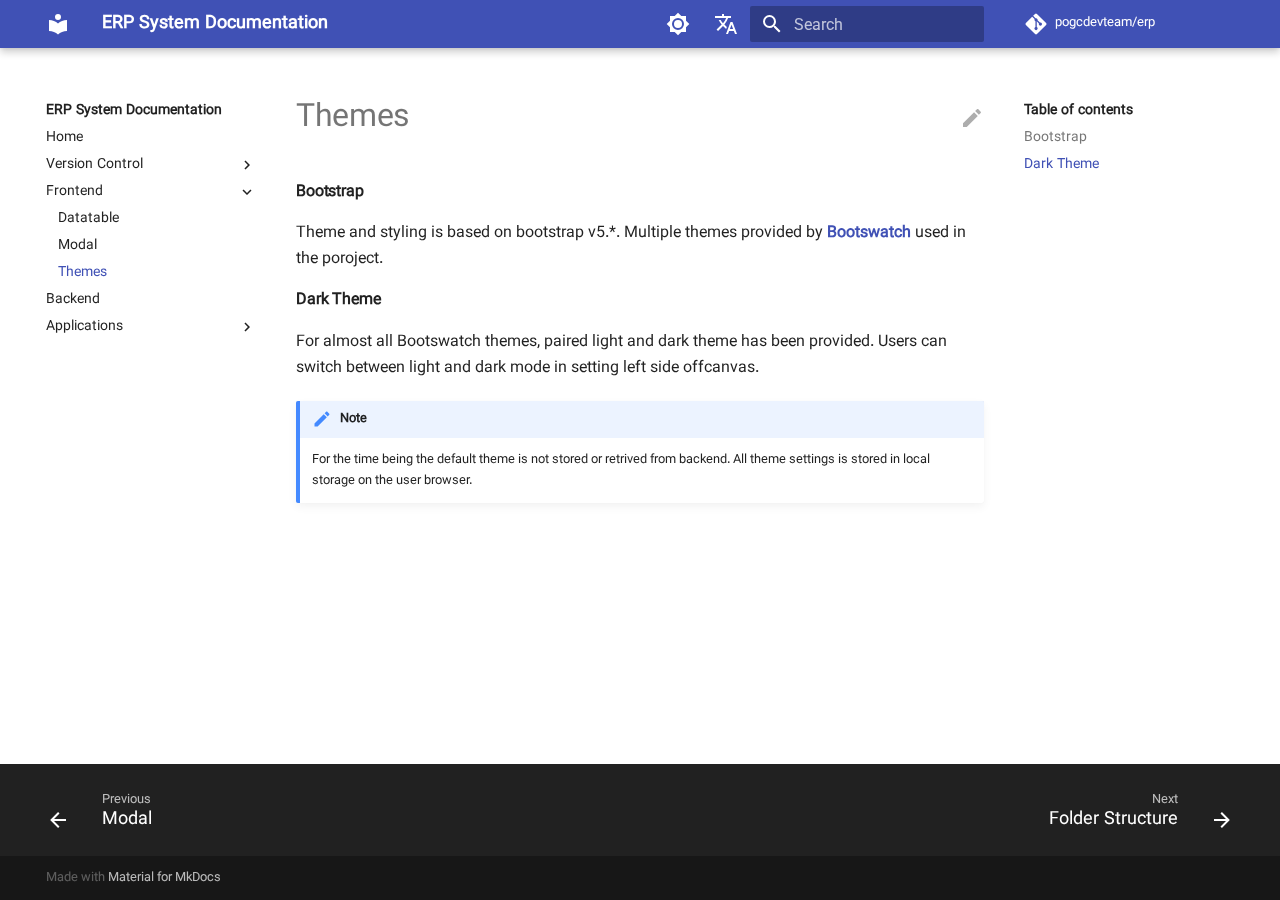
<file: docs/frontend/themes/index.html>
<!doctype html>
<html lang="en" class="no-js">
  <head>
    
      <meta charset="utf-8">
      <meta name="viewport" content="width=device-width,initial-scale=1">
      
      
      
      <link rel="icon" href="../../assets/images/favicon.png">
      <meta name="generator" content="mkdocs-1.4.2, mkdocs-material-8.2.11">
    
    
      
        <title>Themes - ERP System Documentation</title>
      
    
    
      <link rel="stylesheet" href="../../assets/stylesheets/main.8c5ef100.min.css">
      
        
        <link rel="stylesheet" href="../../assets/stylesheets/palette.9647289d.min.css">
        
      
    
    
    
      
        
        
        <link rel="preconnect" href="https://fonts.gstatic.com" crossorigin>
        <link rel="stylesheet" href="https://fonts.googleapis.com/css?family=Roboto:300,300i,400,400i,700,700i%7CRoboto+Mono:400,400i,700,700i&display=fallback">
        <style>:root{--md-text-font:"Roboto";--md-code-font:"Roboto Mono"}</style>
      
    
    
      <link rel="stylesheet" href="../../css/font.css">
    
    <script>__md_scope=new URL("../..",location),__md_get=(e,_=localStorage,t=__md_scope)=>JSON.parse(_.getItem(t.pathname+"."+e)),__md_set=(e,_,t=localStorage,a=__md_scope)=>{try{t.setItem(a.pathname+"."+e,JSON.stringify(_))}catch(e){}}</script>
    
      

    
    
  </head>
  
  
    
    
      
    
    
    
    
    <body dir="ltr" data-md-color-scheme="default" data-md-color-primary="" data-md-color-accent="">
  
    
    
      <script>var palette=__md_get("__palette");if(palette&&"object"==typeof palette.color)for(var key of Object.keys(palette.color))document.body.setAttribute("data-md-color-"+key,palette.color[key])</script>
    
    <input class="md-toggle" data-md-toggle="drawer" type="checkbox" id="__drawer" autocomplete="off">
    <input class="md-toggle" data-md-toggle="search" type="checkbox" id="__search" autocomplete="off">
    <label class="md-overlay" for="__drawer"></label>
    <div data-md-component="skip">
      
        
        <a href="#bootstrap" class="md-skip">
          Skip to content
        </a>
      
    </div>
    <div data-md-component="announce">
      
    </div>
    
    
      

<header class="md-header" data-md-component="header">
  <nav class="md-header__inner md-grid" aria-label="Header">
    <a href="../.." title="ERP System Documentation" class="md-header__button md-logo" aria-label="ERP System Documentation" data-md-component="logo">
      
  
  <svg xmlns="http://www.w3.org/2000/svg" viewBox="0 0 24 24"><path d="M12 8a3 3 0 0 0 3-3 3 3 0 0 0-3-3 3 3 0 0 0-3 3 3 3 0 0 0 3 3m0 3.54C9.64 9.35 6.5 8 3 8v11c3.5 0 6.64 1.35 9 3.54 2.36-2.19 5.5-3.54 9-3.54V8c-3.5 0-6.64 1.35-9 3.54Z"/></svg>

    </a>
    <label class="md-header__button md-icon" for="__drawer">
      <svg xmlns="http://www.w3.org/2000/svg" viewBox="0 0 24 24"><path d="M3 6h18v2H3V6m0 5h18v2H3v-2m0 5h18v2H3v-2Z"/></svg>
    </label>
    <div class="md-header__title" data-md-component="header-title">
      <div class="md-header__ellipsis">
        <div class="md-header__topic">
          <span class="md-ellipsis">
            ERP System Documentation
          </span>
        </div>
        <div class="md-header__topic" data-md-component="header-topic">
          <span class="md-ellipsis">
            
              Themes
            
          </span>
        </div>
      </div>
    </div>
    
      <form class="md-header__option" data-md-component="palette">
        
          
          
          <input class="md-option" data-md-color-media="" data-md-color-scheme="default" data-md-color-primary="" data-md-color-accent=""  aria-label="Switch to dark mode"  type="radio" name="__palette" id="__palette_1">
          
            <label class="md-header__button md-icon" title="Switch to dark mode" for="__palette_2" hidden>
              <svg xmlns="http://www.w3.org/2000/svg" viewBox="0 0 24 24"><path d="M12 8a4 4 0 0 0-4 4 4 4 0 0 0 4 4 4 4 0 0 0 4-4 4 4 0 0 0-4-4m0 10a6 6 0 0 1-6-6 6 6 0 0 1 6-6 6 6 0 0 1 6 6 6 6 0 0 1-6 6m8-9.31V4h-4.69L12 .69 8.69 4H4v4.69L.69 12 4 15.31V20h4.69L12 23.31 15.31 20H20v-4.69L23.31 12 20 8.69Z"/></svg>
            </label>
          
        
          
          
          <input class="md-option" data-md-color-media="" data-md-color-scheme="slate" data-md-color-primary="" data-md-color-accent=""  aria-label="Switch to light mode"  type="radio" name="__palette" id="__palette_2">
          
            <label class="md-header__button md-icon" title="Switch to light mode" for="__palette_1" hidden>
              <svg xmlns="http://www.w3.org/2000/svg" viewBox="0 0 24 24"><path d="M12 18c-.89 0-1.74-.2-2.5-.55C11.56 16.5 13 14.42 13 12c0-2.42-1.44-4.5-3.5-5.45C10.26 6.2 11.11 6 12 6a6 6 0 0 1 6 6 6 6 0 0 1-6 6m8-9.31V4h-4.69L12 .69 8.69 4H4v4.69L.69 12 4 15.31V20h4.69L12 23.31 15.31 20H20v-4.69L23.31 12 20 8.69Z"/></svg>
            </label>
          
        
      </form>
    
    
      <div class="md-header__option">
        <div class="md-select">
          
          <button class="md-header__button md-icon" aria-label="Select language">
            <svg xmlns="http://www.w3.org/2000/svg" viewBox="0 0 24 24"><path d="m12.87 15.07-2.54-2.51.03-.03A17.52 17.52 0 0 0 14.07 6H17V4h-7V2H8v2H1v2h11.17C11.5 7.92 10.44 9.75 9 11.35 8.07 10.32 7.3 9.19 6.69 8h-2c.73 1.63 1.73 3.17 2.98 4.56l-5.09 5.02L4 19l5-5 3.11 3.11.76-2.04M18.5 10h-2L12 22h2l1.12-3h4.75L21 22h2l-4.5-12m-2.62 7 1.62-4.33L19.12 17h-3.24Z"/></svg>
          </button>
          <div class="md-select__inner">
            <ul class="md-select__list">
              
                <li class="md-select__item">
                  <a href="/" hreflang="en" class="md-select__link">
                    English
                  </a>
                </li>
                
                <li class="md-select__item">
                  <a href="/fa/" hreflang="fa" class="md-select__link">
                    فارسی
                  </a>
                </li>
                
            </ul>
          </div>
        </div>
      </div>
    
    
      <label class="md-header__button md-icon" for="__search">
        <svg xmlns="http://www.w3.org/2000/svg" viewBox="0 0 24 24"><path d="M9.5 3A6.5 6.5 0 0 1 16 9.5c0 1.61-.59 3.09-1.56 4.23l.27.27h.79l5 5-1.5 1.5-5-5v-.79l-.27-.27A6.516 6.516 0 0 1 9.5 16 6.5 6.5 0 0 1 3 9.5 6.5 6.5 0 0 1 9.5 3m0 2C7 5 5 7 5 9.5S7 14 9.5 14 14 12 14 9.5 12 5 9.5 5Z"/></svg>
      </label>
      <div class="md-search" data-md-component="search" role="dialog">
  <label class="md-search__overlay" for="__search"></label>
  <div class="md-search__inner" role="search">
    <form class="md-search__form" name="search">
      <input type="text" class="md-search__input" name="query" aria-label="Search" placeholder="Search" autocapitalize="off" autocorrect="off" autocomplete="off" spellcheck="false" data-md-component="search-query" required>
      <label class="md-search__icon md-icon" for="__search">
        <svg xmlns="http://www.w3.org/2000/svg" viewBox="0 0 24 24"><path d="M9.5 3A6.5 6.5 0 0 1 16 9.5c0 1.61-.59 3.09-1.56 4.23l.27.27h.79l5 5-1.5 1.5-5-5v-.79l-.27-.27A6.516 6.516 0 0 1 9.5 16 6.5 6.5 0 0 1 3 9.5 6.5 6.5 0 0 1 9.5 3m0 2C7 5 5 7 5 9.5S7 14 9.5 14 14 12 14 9.5 12 5 9.5 5Z"/></svg>
        <svg xmlns="http://www.w3.org/2000/svg" viewBox="0 0 24 24"><path d="M20 11v2H8l5.5 5.5-1.42 1.42L4.16 12l7.92-7.92L13.5 5.5 8 11h12Z"/></svg>
      </label>
      <nav class="md-search__options" aria-label="Search">
        
        <button type="reset" class="md-search__icon md-icon" aria-label="Clear" tabindex="-1">
          <svg xmlns="http://www.w3.org/2000/svg" viewBox="0 0 24 24"><path d="M19 6.41 17.59 5 12 10.59 6.41 5 5 6.41 10.59 12 5 17.59 6.41 19 12 13.41 17.59 19 19 17.59 13.41 12 19 6.41Z"/></svg>
        </button>
      </nav>
      
    </form>
    <div class="md-search__output">
      <div class="md-search__scrollwrap" data-md-scrollfix>
        <div class="md-search-result" data-md-component="search-result">
          <div class="md-search-result__meta">
            Initializing search
          </div>
          <ol class="md-search-result__list"></ol>
        </div>
      </div>
    </div>
  </div>
</div>
    
    
      <div class="md-header__source">
        <a href="https://github.com/pogcdevteam/erp" title="Go to repository" class="md-source" data-md-component="source">
  <div class="md-source__icon md-icon">
    
    <svg xmlns="http://www.w3.org/2000/svg" viewBox="0 0 448 512"><!--! Font Awesome Free 6.1.1 by @fontawesome - https://fontawesome.com License - https://fontawesome.com/license/free (Icons: CC BY 4.0, Fonts: SIL OFL 1.1, Code: MIT License) Copyright 2022 Fonticons, Inc.--><path d="M439.55 236.05 244 40.45a28.87 28.87 0 0 0-40.81 0l-40.66 40.63 51.52 51.52c27.06-9.14 52.68 16.77 43.39 43.68l49.66 49.66c34.23-11.8 61.18 31 35.47 56.69-26.49 26.49-70.21-2.87-56-37.34L240.22 199v121.85c25.3 12.54 22.26 41.85 9.08 55a34.34 34.34 0 0 1-48.55 0c-17.57-17.6-11.07-46.91 11.25-56v-123c-20.8-8.51-24.6-30.74-18.64-45L142.57 101 8.45 235.14a28.86 28.86 0 0 0 0 40.81l195.61 195.6a28.86 28.86 0 0 0 40.8 0l194.69-194.69a28.86 28.86 0 0 0 0-40.81z"/></svg>
  </div>
  <div class="md-source__repository">
    pogcdevteam/erp
  </div>
</a>
      </div>
    
  </nav>
  
</header>
    
    <div class="md-container" data-md-component="container">
      
      
        
          
        
      
      <main class="md-main" data-md-component="main">
        <div class="md-main__inner md-grid">
          
            
              
              <div class="md-sidebar md-sidebar--primary" data-md-component="sidebar" data-md-type="navigation" >
                <div class="md-sidebar__scrollwrap">
                  <div class="md-sidebar__inner">
                    


<nav class="md-nav md-nav--primary" aria-label="Navigation" data-md-level="0">
  <label class="md-nav__title" for="__drawer">
    <a href="../.." title="ERP System Documentation" class="md-nav__button md-logo" aria-label="ERP System Documentation" data-md-component="logo">
      
  
  <svg xmlns="http://www.w3.org/2000/svg" viewBox="0 0 24 24"><path d="M12 8a3 3 0 0 0 3-3 3 3 0 0 0-3-3 3 3 0 0 0-3 3 3 3 0 0 0 3 3m0 3.54C9.64 9.35 6.5 8 3 8v11c3.5 0 6.64 1.35 9 3.54 2.36-2.19 5.5-3.54 9-3.54V8c-3.5 0-6.64 1.35-9 3.54Z"/></svg>

    </a>
    ERP System Documentation
  </label>
  
    <div class="md-nav__source">
      <a href="https://github.com/pogcdevteam/erp" title="Go to repository" class="md-source" data-md-component="source">
  <div class="md-source__icon md-icon">
    
    <svg xmlns="http://www.w3.org/2000/svg" viewBox="0 0 448 512"><!--! Font Awesome Free 6.1.1 by @fontawesome - https://fontawesome.com License - https://fontawesome.com/license/free (Icons: CC BY 4.0, Fonts: SIL OFL 1.1, Code: MIT License) Copyright 2022 Fonticons, Inc.--><path d="M439.55 236.05 244 40.45a28.87 28.87 0 0 0-40.81 0l-40.66 40.63 51.52 51.52c27.06-9.14 52.68 16.77 43.39 43.68l49.66 49.66c34.23-11.8 61.18 31 35.47 56.69-26.49 26.49-70.21-2.87-56-37.34L240.22 199v121.85c25.3 12.54 22.26 41.85 9.08 55a34.34 34.34 0 0 1-48.55 0c-17.57-17.6-11.07-46.91 11.25-56v-123c-20.8-8.51-24.6-30.74-18.64-45L142.57 101 8.45 235.14a28.86 28.86 0 0 0 0 40.81l195.61 195.6a28.86 28.86 0 0 0 40.8 0l194.69-194.69a28.86 28.86 0 0 0 0-40.81z"/></svg>
  </div>
  <div class="md-source__repository">
    pogcdevteam/erp
  </div>
</a>
    </div>
  
  <ul class="md-nav__list" data-md-scrollfix>
    
      
      
      

  
  
  
    <li class="md-nav__item">
      <a href="../.." class="md-nav__link">
        Home
      </a>
    </li>
  

    
      
      
      

  
  
  
    
    <li class="md-nav__item md-nav__item--nested">
      
      
        <input class="md-nav__toggle md-toggle" data-md-toggle="__nav_2" type="checkbox" id="__nav_2" >
      
      
      
      
        <label class="md-nav__link" for="__nav_2">
          Version Control
          <span class="md-nav__icon md-icon"></span>
        </label>
      
      <nav class="md-nav" aria-label="Version Control" data-md-level="1">
        <label class="md-nav__title" for="__nav_2">
          <span class="md-nav__icon md-icon"></span>
          Version Control
        </label>
        <ul class="md-nav__list" data-md-scrollfix>
          
            
              
  
  
  
    
    <li class="md-nav__item md-nav__item--nested">
      
      
        <input class="md-nav__toggle md-toggle" data-md-toggle="__nav_2_1" type="checkbox" id="__nav_2_1" >
      
      
      
      
        <label class="md-nav__link" for="__nav_2_1">
          Git
          <span class="md-nav__icon md-icon"></span>
        </label>
      
      <nav class="md-nav" aria-label="Git" data-md-level="2">
        <label class="md-nav__title" for="__nav_2_1">
          <span class="md-nav__icon md-icon"></span>
          Git
        </label>
        <ul class="md-nav__list" data-md-scrollfix>
          
            
              
  
  
  
    <li class="md-nav__item">
      <a href="../../git/branch/" class="md-nav__link">
        Branch Naming Convention
      </a>
    </li>
  

            
          
        </ul>
      </nav>
    </li>
  

            
          
        </ul>
      </nav>
    </li>
  

    
      
      
      

  
  
    
  
  
    
    <li class="md-nav__item md-nav__item--active md-nav__item--nested">
      
      
        <input class="md-nav__toggle md-toggle" data-md-toggle="__nav_3" type="checkbox" id="__nav_3" checked>
      
      
      
      
        <label class="md-nav__link" for="__nav_3">
          Frontend
          <span class="md-nav__icon md-icon"></span>
        </label>
      
      <nav class="md-nav" aria-label="Frontend" data-md-level="1">
        <label class="md-nav__title" for="__nav_3">
          <span class="md-nav__icon md-icon"></span>
          Frontend
        </label>
        <ul class="md-nav__list" data-md-scrollfix>
          
            
              
  
  
  
    <li class="md-nav__item">
      <a href="../datatable/" class="md-nav__link">
        Datatable
      </a>
    </li>
  

            
          
            
              
  
  
  
    <li class="md-nav__item">
      <a href="../modal/" class="md-nav__link">
        Modal
      </a>
    </li>
  

            
          
            
              
  
  
    
  
  
    <li class="md-nav__item md-nav__item--active">
      
      <input class="md-nav__toggle md-toggle" data-md-toggle="toc" type="checkbox" id="__toc">
      
      
      
        <label class="md-nav__link md-nav__link--active" for="__toc">
          Themes
          <span class="md-nav__icon md-icon"></span>
        </label>
      
      <a href="./" class="md-nav__link md-nav__link--active">
        Themes
      </a>
      
        

<nav class="md-nav md-nav--secondary" aria-label="Table of contents">
  
  
  
  
    <label class="md-nav__title" for="__toc">
      <span class="md-nav__icon md-icon"></span>
      Table of contents
    </label>
    <ul class="md-nav__list" data-md-component="toc" data-md-scrollfix>
      
        <li class="md-nav__item">
  <a href="#bootstrap" class="md-nav__link">
    Bootstrap
  </a>
  
</li>
      
        <li class="md-nav__item">
  <a href="#dark-theme" class="md-nav__link">
    Dark Theme
  </a>
  
</li>
      
    </ul>
  
</nav>
      
    </li>
  

            
          
        </ul>
      </nav>
    </li>
  

    
      
      
      

  
  
  
    <li class="md-nav__item">
      <a href="../../backend.md" class="md-nav__link">
        Backend
      </a>
    </li>
  

    
      
      
      

  
  
  
    
    <li class="md-nav__item md-nav__item--nested">
      
      
        <input class="md-nav__toggle md-toggle" data-md-toggle="__nav_5" type="checkbox" id="__nav_5" >
      
      
      
      
        <label class="md-nav__link" for="__nav_5">
          Applications
          <span class="md-nav__icon md-icon"></span>
        </label>
      
      <nav class="md-nav" aria-label="Applications" data-md-level="1">
        <label class="md-nav__title" for="__nav_5">
          <span class="md-nav__icon md-icon"></span>
          Applications
        </label>
        <ul class="md-nav__list" data-md-scrollfix>
          
            
              
  
  
  
    
    <li class="md-nav__item md-nav__item--nested">
      
      
        <input class="md-nav__toggle md-toggle" data-md-toggle="__nav_5_1" type="checkbox" id="__nav_5_1" >
      
      
      
      
        <label class="md-nav__link" for="__nav_5_1">
          HRMS
          <span class="md-nav__icon md-icon"></span>
        </label>
      
      <nav class="md-nav" aria-label="HRMS" data-md-level="2">
        <label class="md-nav__title" for="__nav_5_1">
          <span class="md-nav__icon md-icon"></span>
          HRMS
        </label>
        <ul class="md-nav__list" data-md-scrollfix>
          
            
              
  
  
  
    <li class="md-nav__item">
      <a href="../../apps/hrms/structure/" class="md-nav__link">
        Folder Structure
      </a>
    </li>
  

            
          
            
              
  
  
  
    <li class="md-nav__item">
      <a href="../../apps/hrms/attendance/" class="md-nav__link">
        Attendance
      </a>
    </li>
  

            
          
        </ul>
      </nav>
    </li>
  

            
          
        </ul>
      </nav>
    </li>
  

    
  </ul>
</nav>
                  </div>
                </div>
              </div>
            
            
              
              <div class="md-sidebar md-sidebar--secondary" data-md-component="sidebar" data-md-type="toc" >
                <div class="md-sidebar__scrollwrap">
                  <div class="md-sidebar__inner">
                    

<nav class="md-nav md-nav--secondary" aria-label="Table of contents">
  
  
  
  
    <label class="md-nav__title" for="__toc">
      <span class="md-nav__icon md-icon"></span>
      Table of contents
    </label>
    <ul class="md-nav__list" data-md-component="toc" data-md-scrollfix>
      
        <li class="md-nav__item">
  <a href="#bootstrap" class="md-nav__link">
    Bootstrap
  </a>
  
</li>
      
        <li class="md-nav__item">
  <a href="#dark-theme" class="md-nav__link">
    Dark Theme
  </a>
  
</li>
      
    </ul>
  
</nav>
                  </div>
                </div>
              </div>
            
          
          <div class="md-content" data-md-component="content">
            <article class="md-content__inner md-typeset">
              
                
  <a href="https://github.com/pogcdevteam/erp/edit/master/docs/frontend/themes.md" title="Edit this page" class="md-content__button md-icon">
    <svg xmlns="http://www.w3.org/2000/svg" viewBox="0 0 24 24"><path d="M20.71 7.04c.39-.39.39-1.04 0-1.41l-2.34-2.34c-.37-.39-1.02-.39-1.41 0l-1.84 1.83 3.75 3.75M3 17.25V21h3.75L17.81 9.93l-3.75-3.75L3 17.25Z"/></svg>
  </a>



  <h1>Themes</h1>

<h4 id="bootstrap">Bootstrap</h4>
<p>Theme and styling is based on bootstrap v5.*. Multiple themes provided by <a href="www.google.com"><strong>Bootswatch</strong></a> used in the poroject.</p>
<h4 id="dark-theme">Dark Theme</h4>
<p>For almost all Bootswatch themes, paired light and dark theme has been provided. Users can switch between light and dark mode in setting left side offcanvas. </p>
<div class="admonition note">
<p class="admonition-title">Note</p>
<p>For the time being the default theme is not stored or retrived from backend. All theme settings is stored in local storage on the user browser.</p>
</div>

              
            </article>
          </div>
        </div>
        
      </main>
      
        <footer class="md-footer">
  
    <nav class="md-footer__inner md-grid" aria-label="Footer">
      
        
        <a href="../modal/" class="md-footer__link md-footer__link--prev" aria-label="Previous: Modal" rel="prev">
          <div class="md-footer__button md-icon">
            <svg xmlns="http://www.w3.org/2000/svg" viewBox="0 0 24 24"><path d="M20 11v2H8l5.5 5.5-1.42 1.42L4.16 12l7.92-7.92L13.5 5.5 8 11h12Z"/></svg>
          </div>
          <div class="md-footer__title">
            <div class="md-ellipsis">
              <span class="md-footer__direction">
                Previous
              </span>
              Modal
            </div>
          </div>
        </a>
      
      
        
        <a href="../../apps/hrms/structure/" class="md-footer__link md-footer__link--next" aria-label="Next: Folder Structure" rel="next">
          <div class="md-footer__title">
            <div class="md-ellipsis">
              <span class="md-footer__direction">
                Next
              </span>
              Folder Structure
            </div>
          </div>
          <div class="md-footer__button md-icon">
            <svg xmlns="http://www.w3.org/2000/svg" viewBox="0 0 24 24"><path d="M4 11v2h12l-5.5 5.5 1.42 1.42L19.84 12l-7.92-7.92L10.5 5.5 16 11H4Z"/></svg>
          </div>
        </a>
      
    </nav>
  
  <div class="md-footer-meta md-typeset">
    <div class="md-footer-meta__inner md-grid">
      <div class="md-copyright">
  
  
    Made with
    <a href="https://squidfunk.github.io/mkdocs-material/" target="_blank" rel="noopener">
      Material for MkDocs
    </a>
  
</div>
      
    </div>
  </div>
</footer>
      
    </div>
    <div class="md-dialog" data-md-component="dialog">
      <div class="md-dialog__inner md-typeset"></div>
    </div>
    <script id="__config" type="application/json">{"base": "../..", "features": [], "search": "../../assets/javascripts/workers/search.2a1c317c.min.js", "translations": {"clipboard.copied": "Copied to clipboard", "clipboard.copy": "Copy to clipboard", "search.config.lang": "en", "search.config.pipeline": "trimmer, stopWordFilter", "search.config.separator": "[\\s\\-]+", "search.placeholder": "Search", "search.result.more.one": "1 more on this page", "search.result.more.other": "# more on this page", "search.result.none": "No matching documents", "search.result.one": "1 matching document", "search.result.other": "# matching documents", "search.result.placeholder": "Type to start searching", "search.result.term.missing": "Missing", "select.version.title": "Select version"}}</script>
    
    
      <script src="../../assets/javascripts/bundle.748e2769.min.js"></script>
      
    
  </body>
</html>
</file>
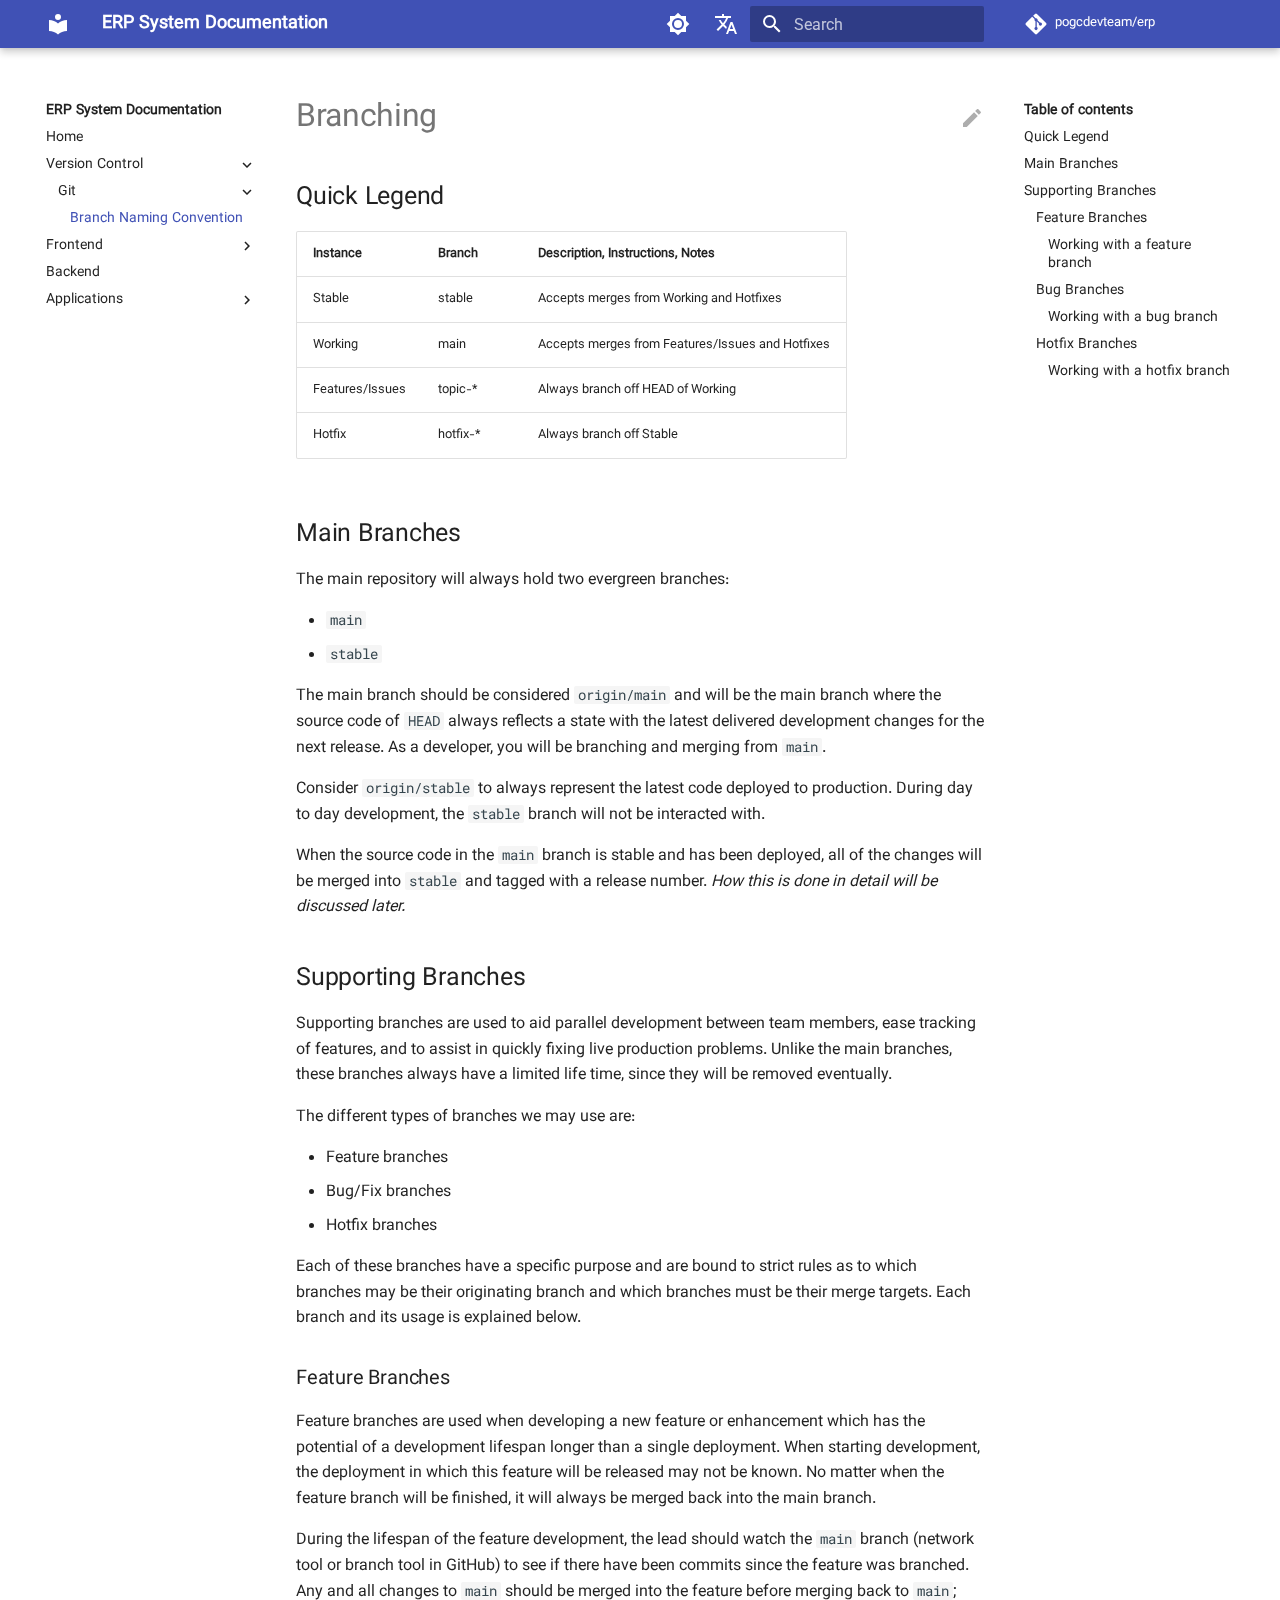
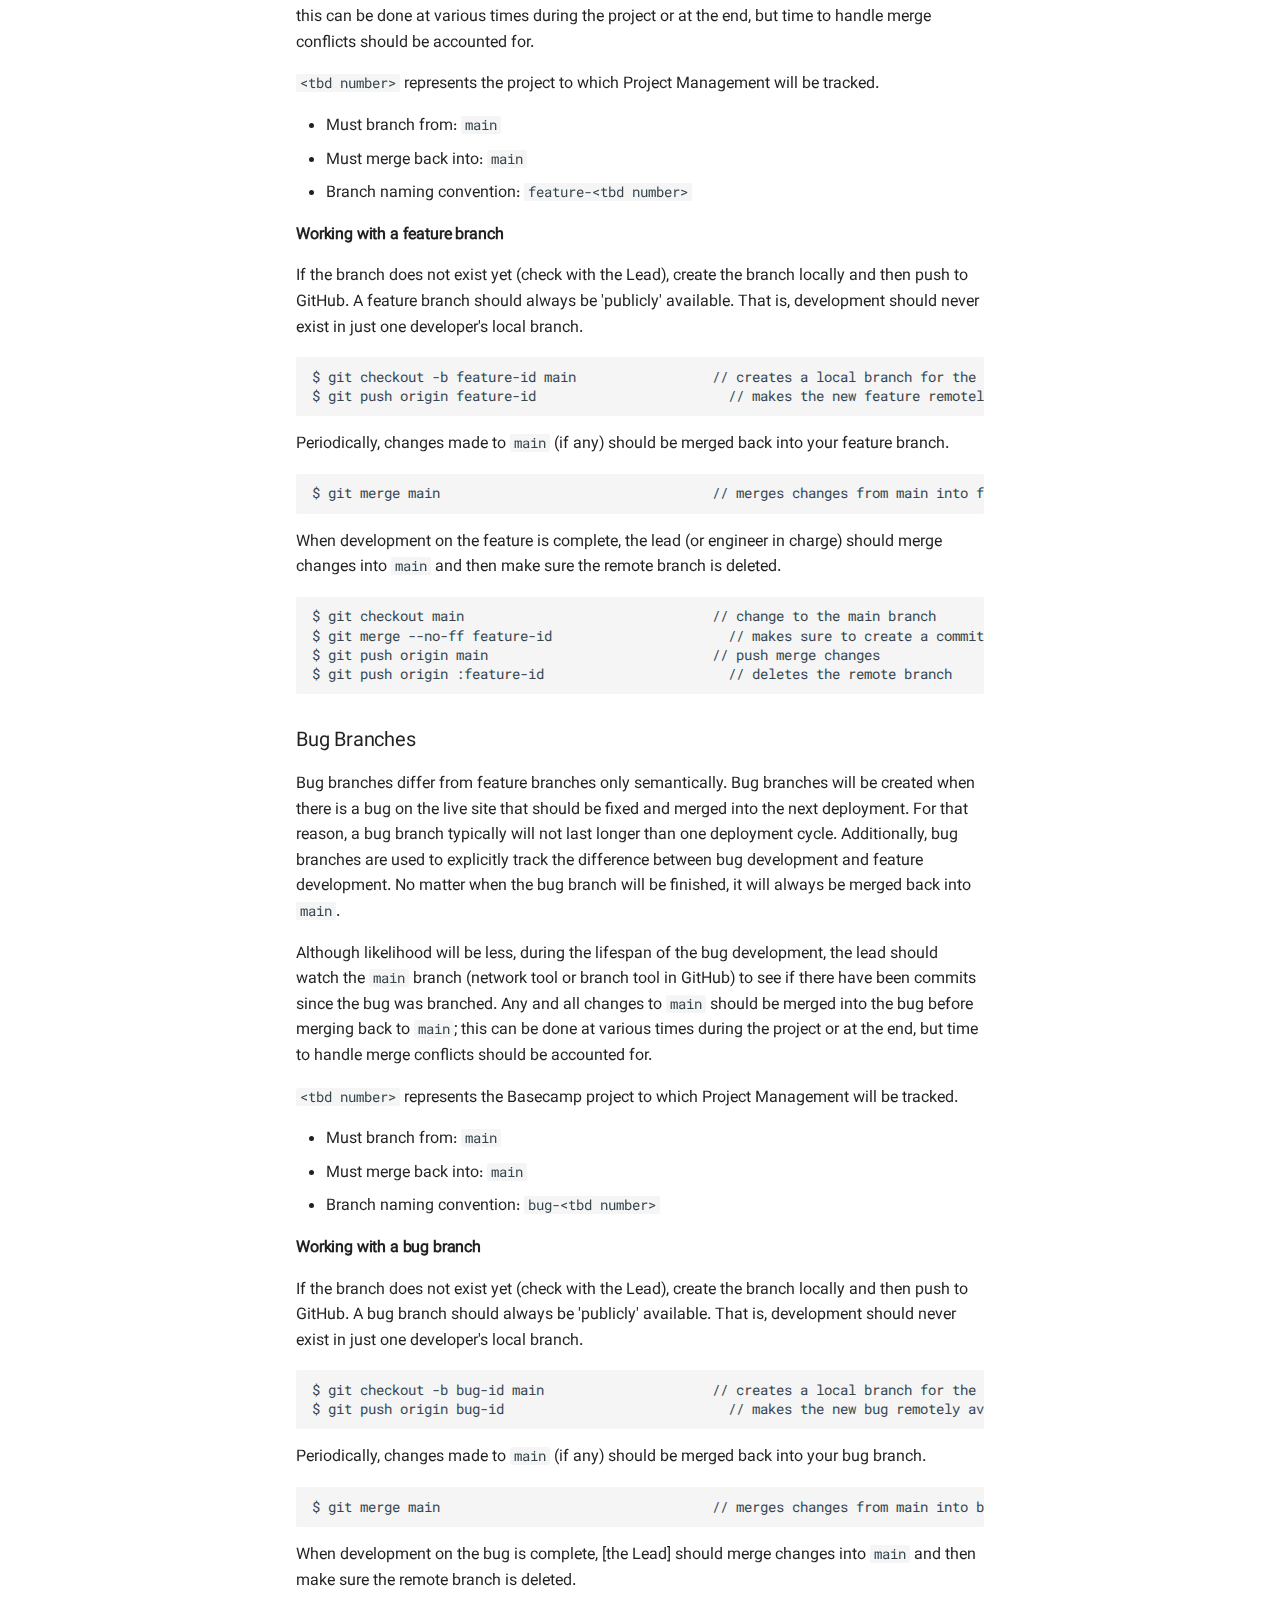
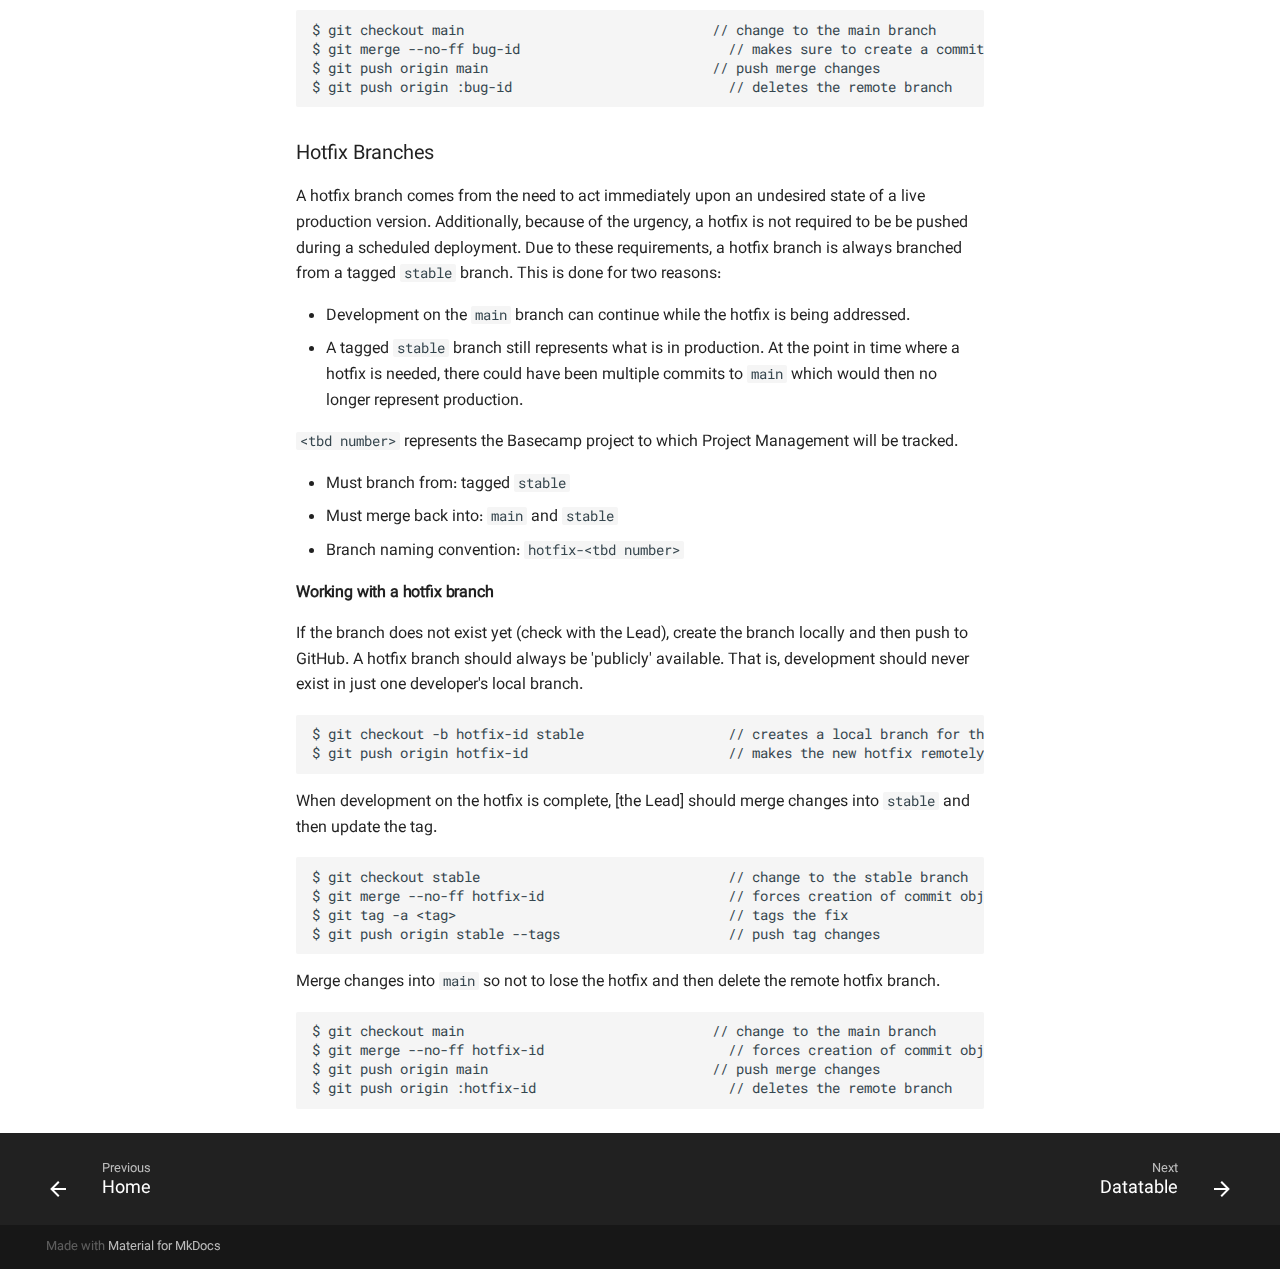
<file: docs/git/branch/index.html>
<!doctype html>
<html lang="en" class="no-js">
  <head>
    
      <meta charset="utf-8">
      <meta name="viewport" content="width=device-width,initial-scale=1">
      
      
      
      <link rel="icon" href="../../assets/images/favicon.png">
      <meta name="generator" content="mkdocs-1.4.2, mkdocs-material-8.2.11">
    
    
      
        <title>Branch Naming Convention - ERP System Documentation</title>
      
    
    
      <link rel="stylesheet" href="../../assets/stylesheets/main.8c5ef100.min.css">
      
        
        <link rel="stylesheet" href="../../assets/stylesheets/palette.9647289d.min.css">
        
      
    
    
    
      
        
        
        <link rel="preconnect" href="https://fonts.gstatic.com" crossorigin>
        <link rel="stylesheet" href="https://fonts.googleapis.com/css?family=Roboto:300,300i,400,400i,700,700i%7CRoboto+Mono:400,400i,700,700i&display=fallback">
        <style>:root{--md-text-font:"Roboto";--md-code-font:"Roboto Mono"}</style>
      
    
    
      <link rel="stylesheet" href="../../css/font.css">
    
    <script>__md_scope=new URL("../..",location),__md_get=(e,_=localStorage,t=__md_scope)=>JSON.parse(_.getItem(t.pathname+"."+e)),__md_set=(e,_,t=localStorage,a=__md_scope)=>{try{t.setItem(a.pathname+"."+e,JSON.stringify(_))}catch(e){}}</script>
    
      

    
    
  </head>
  
  
    
    
      
    
    
    
    
    <body dir="ltr" data-md-color-scheme="default" data-md-color-primary="" data-md-color-accent="">
  
    
    
      <script>var palette=__md_get("__palette");if(palette&&"object"==typeof palette.color)for(var key of Object.keys(palette.color))document.body.setAttribute("data-md-color-"+key,palette.color[key])</script>
    
    <input class="md-toggle" data-md-toggle="drawer" type="checkbox" id="__drawer" autocomplete="off">
    <input class="md-toggle" data-md-toggle="search" type="checkbox" id="__search" autocomplete="off">
    <label class="md-overlay" for="__drawer"></label>
    <div data-md-component="skip">
      
        
        <a href="#branching" class="md-skip">
          Skip to content
        </a>
      
    </div>
    <div data-md-component="announce">
      
    </div>
    
    
      

<header class="md-header" data-md-component="header">
  <nav class="md-header__inner md-grid" aria-label="Header">
    <a href="../.." title="ERP System Documentation" class="md-header__button md-logo" aria-label="ERP System Documentation" data-md-component="logo">
      
  
  <svg xmlns="http://www.w3.org/2000/svg" viewBox="0 0 24 24"><path d="M12 8a3 3 0 0 0 3-3 3 3 0 0 0-3-3 3 3 0 0 0-3 3 3 3 0 0 0 3 3m0 3.54C9.64 9.35 6.5 8 3 8v11c3.5 0 6.64 1.35 9 3.54 2.36-2.19 5.5-3.54 9-3.54V8c-3.5 0-6.64 1.35-9 3.54Z"/></svg>

    </a>
    <label class="md-header__button md-icon" for="__drawer">
      <svg xmlns="http://www.w3.org/2000/svg" viewBox="0 0 24 24"><path d="M3 6h18v2H3V6m0 5h18v2H3v-2m0 5h18v2H3v-2Z"/></svg>
    </label>
    <div class="md-header__title" data-md-component="header-title">
      <div class="md-header__ellipsis">
        <div class="md-header__topic">
          <span class="md-ellipsis">
            ERP System Documentation
          </span>
        </div>
        <div class="md-header__topic" data-md-component="header-topic">
          <span class="md-ellipsis">
            
              Branch Naming Convention
            
          </span>
        </div>
      </div>
    </div>
    
      <form class="md-header__option" data-md-component="palette">
        
          
          
          <input class="md-option" data-md-color-media="" data-md-color-scheme="default" data-md-color-primary="" data-md-color-accent=""  aria-label="Switch to dark mode"  type="radio" name="__palette" id="__palette_1">
          
            <label class="md-header__button md-icon" title="Switch to dark mode" for="__palette_2" hidden>
              <svg xmlns="http://www.w3.org/2000/svg" viewBox="0 0 24 24"><path d="M12 8a4 4 0 0 0-4 4 4 4 0 0 0 4 4 4 4 0 0 0 4-4 4 4 0 0 0-4-4m0 10a6 6 0 0 1-6-6 6 6 0 0 1 6-6 6 6 0 0 1 6 6 6 6 0 0 1-6 6m8-9.31V4h-4.69L12 .69 8.69 4H4v4.69L.69 12 4 15.31V20h4.69L12 23.31 15.31 20H20v-4.69L23.31 12 20 8.69Z"/></svg>
            </label>
          
        
          
          
          <input class="md-option" data-md-color-media="" data-md-color-scheme="slate" data-md-color-primary="" data-md-color-accent=""  aria-label="Switch to light mode"  type="radio" name="__palette" id="__palette_2">
          
            <label class="md-header__button md-icon" title="Switch to light mode" for="__palette_1" hidden>
              <svg xmlns="http://www.w3.org/2000/svg" viewBox="0 0 24 24"><path d="M12 18c-.89 0-1.74-.2-2.5-.55C11.56 16.5 13 14.42 13 12c0-2.42-1.44-4.5-3.5-5.45C10.26 6.2 11.11 6 12 6a6 6 0 0 1 6 6 6 6 0 0 1-6 6m8-9.31V4h-4.69L12 .69 8.69 4H4v4.69L.69 12 4 15.31V20h4.69L12 23.31 15.31 20H20v-4.69L23.31 12 20 8.69Z"/></svg>
            </label>
          
        
      </form>
    
    
      <div class="md-header__option">
        <div class="md-select">
          
          <button class="md-header__button md-icon" aria-label="Select language">
            <svg xmlns="http://www.w3.org/2000/svg" viewBox="0 0 24 24"><path d="m12.87 15.07-2.54-2.51.03-.03A17.52 17.52 0 0 0 14.07 6H17V4h-7V2H8v2H1v2h11.17C11.5 7.92 10.44 9.75 9 11.35 8.07 10.32 7.3 9.19 6.69 8h-2c.73 1.63 1.73 3.17 2.98 4.56l-5.09 5.02L4 19l5-5 3.11 3.11.76-2.04M18.5 10h-2L12 22h2l1.12-3h4.75L21 22h2l-4.5-12m-2.62 7 1.62-4.33L19.12 17h-3.24Z"/></svg>
          </button>
          <div class="md-select__inner">
            <ul class="md-select__list">
              
                <li class="md-select__item">
                  <a href="/" hreflang="en" class="md-select__link">
                    English
                  </a>
                </li>
                
                <li class="md-select__item">
                  <a href="/fa/" hreflang="fa" class="md-select__link">
                    فارسی
                  </a>
                </li>
                
            </ul>
          </div>
        </div>
      </div>
    
    
      <label class="md-header__button md-icon" for="__search">
        <svg xmlns="http://www.w3.org/2000/svg" viewBox="0 0 24 24"><path d="M9.5 3A6.5 6.5 0 0 1 16 9.5c0 1.61-.59 3.09-1.56 4.23l.27.27h.79l5 5-1.5 1.5-5-5v-.79l-.27-.27A6.516 6.516 0 0 1 9.5 16 6.5 6.5 0 0 1 3 9.5 6.5 6.5 0 0 1 9.5 3m0 2C7 5 5 7 5 9.5S7 14 9.5 14 14 12 14 9.5 12 5 9.5 5Z"/></svg>
      </label>
      <div class="md-search" data-md-component="search" role="dialog">
  <label class="md-search__overlay" for="__search"></label>
  <div class="md-search__inner" role="search">
    <form class="md-search__form" name="search">
      <input type="text" class="md-search__input" name="query" aria-label="Search" placeholder="Search" autocapitalize="off" autocorrect="off" autocomplete="off" spellcheck="false" data-md-component="search-query" required>
      <label class="md-search__icon md-icon" for="__search">
        <svg xmlns="http://www.w3.org/2000/svg" viewBox="0 0 24 24"><path d="M9.5 3A6.5 6.5 0 0 1 16 9.5c0 1.61-.59 3.09-1.56 4.23l.27.27h.79l5 5-1.5 1.5-5-5v-.79l-.27-.27A6.516 6.516 0 0 1 9.5 16 6.5 6.5 0 0 1 3 9.5 6.5 6.5 0 0 1 9.5 3m0 2C7 5 5 7 5 9.5S7 14 9.5 14 14 12 14 9.5 12 5 9.5 5Z"/></svg>
        <svg xmlns="http://www.w3.org/2000/svg" viewBox="0 0 24 24"><path d="M20 11v2H8l5.5 5.5-1.42 1.42L4.16 12l7.92-7.92L13.5 5.5 8 11h12Z"/></svg>
      </label>
      <nav class="md-search__options" aria-label="Search">
        
        <button type="reset" class="md-search__icon md-icon" aria-label="Clear" tabindex="-1">
          <svg xmlns="http://www.w3.org/2000/svg" viewBox="0 0 24 24"><path d="M19 6.41 17.59 5 12 10.59 6.41 5 5 6.41 10.59 12 5 17.59 6.41 19 12 13.41 17.59 19 19 17.59 13.41 12 19 6.41Z"/></svg>
        </button>
      </nav>
      
    </form>
    <div class="md-search__output">
      <div class="md-search__scrollwrap" data-md-scrollfix>
        <div class="md-search-result" data-md-component="search-result">
          <div class="md-search-result__meta">
            Initializing search
          </div>
          <ol class="md-search-result__list"></ol>
        </div>
      </div>
    </div>
  </div>
</div>
    
    
      <div class="md-header__source">
        <a href="https://github.com/pogcdevteam/erp" title="Go to repository" class="md-source" data-md-component="source">
  <div class="md-source__icon md-icon">
    
    <svg xmlns="http://www.w3.org/2000/svg" viewBox="0 0 448 512"><!--! Font Awesome Free 6.1.1 by @fontawesome - https://fontawesome.com License - https://fontawesome.com/license/free (Icons: CC BY 4.0, Fonts: SIL OFL 1.1, Code: MIT License) Copyright 2022 Fonticons, Inc.--><path d="M439.55 236.05 244 40.45a28.87 28.87 0 0 0-40.81 0l-40.66 40.63 51.52 51.52c27.06-9.14 52.68 16.77 43.39 43.68l49.66 49.66c34.23-11.8 61.18 31 35.47 56.69-26.49 26.49-70.21-2.87-56-37.34L240.22 199v121.85c25.3 12.54 22.26 41.85 9.08 55a34.34 34.34 0 0 1-48.55 0c-17.57-17.6-11.07-46.91 11.25-56v-123c-20.8-8.51-24.6-30.74-18.64-45L142.57 101 8.45 235.14a28.86 28.86 0 0 0 0 40.81l195.61 195.6a28.86 28.86 0 0 0 40.8 0l194.69-194.69a28.86 28.86 0 0 0 0-40.81z"/></svg>
  </div>
  <div class="md-source__repository">
    pogcdevteam/erp
  </div>
</a>
      </div>
    
  </nav>
  
</header>
    
    <div class="md-container" data-md-component="container">
      
      
        
          
        
      
      <main class="md-main" data-md-component="main">
        <div class="md-main__inner md-grid">
          
            
              
              <div class="md-sidebar md-sidebar--primary" data-md-component="sidebar" data-md-type="navigation" >
                <div class="md-sidebar__scrollwrap">
                  <div class="md-sidebar__inner">
                    


<nav class="md-nav md-nav--primary" aria-label="Navigation" data-md-level="0">
  <label class="md-nav__title" for="__drawer">
    <a href="../.." title="ERP System Documentation" class="md-nav__button md-logo" aria-label="ERP System Documentation" data-md-component="logo">
      
  
  <svg xmlns="http://www.w3.org/2000/svg" viewBox="0 0 24 24"><path d="M12 8a3 3 0 0 0 3-3 3 3 0 0 0-3-3 3 3 0 0 0-3 3 3 3 0 0 0 3 3m0 3.54C9.64 9.35 6.5 8 3 8v11c3.5 0 6.64 1.35 9 3.54 2.36-2.19 5.5-3.54 9-3.54V8c-3.5 0-6.64 1.35-9 3.54Z"/></svg>

    </a>
    ERP System Documentation
  </label>
  
    <div class="md-nav__source">
      <a href="https://github.com/pogcdevteam/erp" title="Go to repository" class="md-source" data-md-component="source">
  <div class="md-source__icon md-icon">
    
    <svg xmlns="http://www.w3.org/2000/svg" viewBox="0 0 448 512"><!--! Font Awesome Free 6.1.1 by @fontawesome - https://fontawesome.com License - https://fontawesome.com/license/free (Icons: CC BY 4.0, Fonts: SIL OFL 1.1, Code: MIT License) Copyright 2022 Fonticons, Inc.--><path d="M439.55 236.05 244 40.45a28.87 28.87 0 0 0-40.81 0l-40.66 40.63 51.52 51.52c27.06-9.14 52.68 16.77 43.39 43.68l49.66 49.66c34.23-11.8 61.18 31 35.47 56.69-26.49 26.49-70.21-2.87-56-37.34L240.22 199v121.85c25.3 12.54 22.26 41.85 9.08 55a34.34 34.34 0 0 1-48.55 0c-17.57-17.6-11.07-46.91 11.25-56v-123c-20.8-8.51-24.6-30.74-18.64-45L142.57 101 8.45 235.14a28.86 28.86 0 0 0 0 40.81l195.61 195.6a28.86 28.86 0 0 0 40.8 0l194.69-194.69a28.86 28.86 0 0 0 0-40.81z"/></svg>
  </div>
  <div class="md-source__repository">
    pogcdevteam/erp
  </div>
</a>
    </div>
  
  <ul class="md-nav__list" data-md-scrollfix>
    
      
      
      

  
  
  
    <li class="md-nav__item">
      <a href="../.." class="md-nav__link">
        Home
      </a>
    </li>
  

    
      
      
      

  
  
    
  
  
    
    <li class="md-nav__item md-nav__item--active md-nav__item--nested">
      
      
        <input class="md-nav__toggle md-toggle" data-md-toggle="__nav_2" type="checkbox" id="__nav_2" checked>
      
      
      
      
        <label class="md-nav__link" for="__nav_2">
          Version Control
          <span class="md-nav__icon md-icon"></span>
        </label>
      
      <nav class="md-nav" aria-label="Version Control" data-md-level="1">
        <label class="md-nav__title" for="__nav_2">
          <span class="md-nav__icon md-icon"></span>
          Version Control
        </label>
        <ul class="md-nav__list" data-md-scrollfix>
          
            
              
  
  
    
  
  
    
    <li class="md-nav__item md-nav__item--active md-nav__item--nested">
      
      
        <input class="md-nav__toggle md-toggle" data-md-toggle="__nav_2_1" type="checkbox" id="__nav_2_1" checked>
      
      
      
      
        <label class="md-nav__link" for="__nav_2_1">
          Git
          <span class="md-nav__icon md-icon"></span>
        </label>
      
      <nav class="md-nav" aria-label="Git" data-md-level="2">
        <label class="md-nav__title" for="__nav_2_1">
          <span class="md-nav__icon md-icon"></span>
          Git
        </label>
        <ul class="md-nav__list" data-md-scrollfix>
          
            
              
  
  
    
  
  
    <li class="md-nav__item md-nav__item--active">
      
      <input class="md-nav__toggle md-toggle" data-md-toggle="toc" type="checkbox" id="__toc">
      
      
        
      
      
        <label class="md-nav__link md-nav__link--active" for="__toc">
          Branch Naming Convention
          <span class="md-nav__icon md-icon"></span>
        </label>
      
      <a href="./" class="md-nav__link md-nav__link--active">
        Branch Naming Convention
      </a>
      
        

<nav class="md-nav md-nav--secondary" aria-label="Table of contents">
  
  
  
    
  
  
    <label class="md-nav__title" for="__toc">
      <span class="md-nav__icon md-icon"></span>
      Table of contents
    </label>
    <ul class="md-nav__list" data-md-component="toc" data-md-scrollfix>
      
        <li class="md-nav__item">
  <a href="#quick-legend" class="md-nav__link">
    Quick Legend
  </a>
  
</li>
      
        <li class="md-nav__item">
  <a href="#main-branches" class="md-nav__link">
    Main Branches
  </a>
  
</li>
      
        <li class="md-nav__item">
  <a href="#supporting-branches" class="md-nav__link">
    Supporting Branches
  </a>
  
    <nav class="md-nav" aria-label="Supporting Branches">
      <ul class="md-nav__list">
        
          <li class="md-nav__item">
  <a href="#feature-branches" class="md-nav__link">
    Feature Branches
  </a>
  
    <nav class="md-nav" aria-label="Feature Branches">
      <ul class="md-nav__list">
        
          <li class="md-nav__item">
  <a href="#working-with-a-feature-branch" class="md-nav__link">
    Working with a feature branch
  </a>
  
</li>
        
      </ul>
    </nav>
  
</li>
        
          <li class="md-nav__item">
  <a href="#bug-branches" class="md-nav__link">
    Bug Branches
  </a>
  
    <nav class="md-nav" aria-label="Bug Branches">
      <ul class="md-nav__list">
        
          <li class="md-nav__item">
  <a href="#working-with-a-bug-branch" class="md-nav__link">
    Working with a bug branch
  </a>
  
</li>
        
      </ul>
    </nav>
  
</li>
        
          <li class="md-nav__item">
  <a href="#hotfix-branches" class="md-nav__link">
    Hotfix Branches
  </a>
  
    <nav class="md-nav" aria-label="Hotfix Branches">
      <ul class="md-nav__list">
        
          <li class="md-nav__item">
  <a href="#working-with-a-hotfix-branch" class="md-nav__link">
    Working with a hotfix branch
  </a>
  
</li>
        
      </ul>
    </nav>
  
</li>
        
      </ul>
    </nav>
  
</li>
      
    </ul>
  
</nav>
      
    </li>
  

            
          
        </ul>
      </nav>
    </li>
  

            
          
        </ul>
      </nav>
    </li>
  

    
      
      
      

  
  
  
    
    <li class="md-nav__item md-nav__item--nested">
      
      
        <input class="md-nav__toggle md-toggle" data-md-toggle="__nav_3" type="checkbox" id="__nav_3" >
      
      
      
      
        <label class="md-nav__link" for="__nav_3">
          Frontend
          <span class="md-nav__icon md-icon"></span>
        </label>
      
      <nav class="md-nav" aria-label="Frontend" data-md-level="1">
        <label class="md-nav__title" for="__nav_3">
          <span class="md-nav__icon md-icon"></span>
          Frontend
        </label>
        <ul class="md-nav__list" data-md-scrollfix>
          
            
              
  
  
  
    <li class="md-nav__item">
      <a href="../../frontend/datatable/" class="md-nav__link">
        Datatable
      </a>
    </li>
  

            
          
            
              
  
  
  
    <li class="md-nav__item">
      <a href="../../frontend/modal/" class="md-nav__link">
        Modal
      </a>
    </li>
  

            
          
            
              
  
  
  
    <li class="md-nav__item">
      <a href="../../frontend/themes/" class="md-nav__link">
        Themes
      </a>
    </li>
  

            
          
        </ul>
      </nav>
    </li>
  

    
      
      
      

  
  
  
    <li class="md-nav__item">
      <a href="../../backend.md" class="md-nav__link">
        Backend
      </a>
    </li>
  

    
      
      
      

  
  
  
    
    <li class="md-nav__item md-nav__item--nested">
      
      
        <input class="md-nav__toggle md-toggle" data-md-toggle="__nav_5" type="checkbox" id="__nav_5" >
      
      
      
      
        <label class="md-nav__link" for="__nav_5">
          Applications
          <span class="md-nav__icon md-icon"></span>
        </label>
      
      <nav class="md-nav" aria-label="Applications" data-md-level="1">
        <label class="md-nav__title" for="__nav_5">
          <span class="md-nav__icon md-icon"></span>
          Applications
        </label>
        <ul class="md-nav__list" data-md-scrollfix>
          
            
              
  
  
  
    
    <li class="md-nav__item md-nav__item--nested">
      
      
        <input class="md-nav__toggle md-toggle" data-md-toggle="__nav_5_1" type="checkbox" id="__nav_5_1" >
      
      
      
      
        <label class="md-nav__link" for="__nav_5_1">
          HRMS
          <span class="md-nav__icon md-icon"></span>
        </label>
      
      <nav class="md-nav" aria-label="HRMS" data-md-level="2">
        <label class="md-nav__title" for="__nav_5_1">
          <span class="md-nav__icon md-icon"></span>
          HRMS
        </label>
        <ul class="md-nav__list" data-md-scrollfix>
          
            
              
  
  
  
    <li class="md-nav__item">
      <a href="../../apps/hrms/structure/" class="md-nav__link">
        Folder Structure
      </a>
    </li>
  

            
          
            
              
  
  
  
    <li class="md-nav__item">
      <a href="../../apps/hrms/attendance/" class="md-nav__link">
        Attendance
      </a>
    </li>
  

            
          
        </ul>
      </nav>
    </li>
  

            
          
        </ul>
      </nav>
    </li>
  

    
  </ul>
</nav>
                  </div>
                </div>
              </div>
            
            
              
              <div class="md-sidebar md-sidebar--secondary" data-md-component="sidebar" data-md-type="toc" >
                <div class="md-sidebar__scrollwrap">
                  <div class="md-sidebar__inner">
                    

<nav class="md-nav md-nav--secondary" aria-label="Table of contents">
  
  
  
    
  
  
    <label class="md-nav__title" for="__toc">
      <span class="md-nav__icon md-icon"></span>
      Table of contents
    </label>
    <ul class="md-nav__list" data-md-component="toc" data-md-scrollfix>
      
        <li class="md-nav__item">
  <a href="#quick-legend" class="md-nav__link">
    Quick Legend
  </a>
  
</li>
      
        <li class="md-nav__item">
  <a href="#main-branches" class="md-nav__link">
    Main Branches
  </a>
  
</li>
      
        <li class="md-nav__item">
  <a href="#supporting-branches" class="md-nav__link">
    Supporting Branches
  </a>
  
    <nav class="md-nav" aria-label="Supporting Branches">
      <ul class="md-nav__list">
        
          <li class="md-nav__item">
  <a href="#feature-branches" class="md-nav__link">
    Feature Branches
  </a>
  
    <nav class="md-nav" aria-label="Feature Branches">
      <ul class="md-nav__list">
        
          <li class="md-nav__item">
  <a href="#working-with-a-feature-branch" class="md-nav__link">
    Working with a feature branch
  </a>
  
</li>
        
      </ul>
    </nav>
  
</li>
        
          <li class="md-nav__item">
  <a href="#bug-branches" class="md-nav__link">
    Bug Branches
  </a>
  
    <nav class="md-nav" aria-label="Bug Branches">
      <ul class="md-nav__list">
        
          <li class="md-nav__item">
  <a href="#working-with-a-bug-branch" class="md-nav__link">
    Working with a bug branch
  </a>
  
</li>
        
      </ul>
    </nav>
  
</li>
        
          <li class="md-nav__item">
  <a href="#hotfix-branches" class="md-nav__link">
    Hotfix Branches
  </a>
  
    <nav class="md-nav" aria-label="Hotfix Branches">
      <ul class="md-nav__list">
        
          <li class="md-nav__item">
  <a href="#working-with-a-hotfix-branch" class="md-nav__link">
    Working with a hotfix branch
  </a>
  
</li>
        
      </ul>
    </nav>
  
</li>
        
      </ul>
    </nav>
  
</li>
      
    </ul>
  
</nav>
                  </div>
                </div>
              </div>
            
          
          <div class="md-content" data-md-component="content">
            <article class="md-content__inner md-typeset">
              
                
  <a href="https://github.com/pogcdevteam/erp/edit/master/docs/git/branch.md" title="Edit this page" class="md-content__button md-icon">
    <svg xmlns="http://www.w3.org/2000/svg" viewBox="0 0 24 24"><path d="M20.71 7.04c.39-.39.39-1.04 0-1.41l-2.34-2.34c-.37-.39-1.02-.39-1.41 0l-1.84 1.83 3.75 3.75M3 17.25V21h3.75L17.81 9.93l-3.75-3.75L3 17.25Z"/></svg>
  </a>



<h1 id="branching">Branching</h1>
<h2 id="quick-legend">Quick Legend</h2>
<table>
  <thead>
    <tr>
      <th>Instance</th>
      <th>Branch</th>
      <th>Description, Instructions, Notes</th>
    </tr>
  </thead>
  <tbody>
    <tr>
      <td>Stable</td>
      <td>stable</td>
      <td>Accepts merges from Working and Hotfixes</td>
    </tr>
    <tr>
      <td>Working</td>
      <td>main</td>
      <td>Accepts merges from Features/Issues and Hotfixes</td>
    </tr>
    <tr>
      <td>Features/Issues</td>
      <td>topic-*</td>
      <td>Always branch off HEAD of Working</td>
    </tr>
    <tr>
      <td>Hotfix</td>
      <td>hotfix-*</td>
      <td>Always branch off Stable</td>
    </tr>
  </tbody>
</table>

<h2 id="main-branches">Main Branches</h2>
<p>The main repository will always hold two evergreen branches:</p>
<ul>
<li><code>main</code></li>
<li><code>stable</code></li>
</ul>
<p>The main branch should be considered <code>origin/main</code> and will be the main branch where the source code of <code>HEAD</code> always reflects a state with the latest delivered development changes for the next release. As a developer, you will be branching and merging from <code>main</code>.</p>
<p>Consider <code>origin/stable</code> to always represent the latest code deployed to production. During day to day development, the <code>stable</code> branch will not be interacted with.</p>
<p>When the source code in the <code>main</code> branch is stable and has been deployed, all of the changes will be merged into <code>stable</code> and tagged with a release number. <em>How this is done in detail will be discussed later.</em></p>
<h2 id="supporting-branches">Supporting Branches</h2>
<p>Supporting branches are used to aid parallel development between team members, ease tracking of features, and to assist in quickly fixing live production problems. Unlike the main branches, these branches always have a limited life time, since they will be removed eventually.</p>
<p>The different types of branches we may use are:</p>
<ul>
<li>Feature branches</li>
<li>Bug/Fix branches</li>
<li>Hotfix branches</li>
</ul>
<p>Each of these branches have a specific purpose and are bound to strict rules as to which branches may be their originating branch and which branches must be their merge targets. Each branch and its usage is explained below.</p>
<h3 id="feature-branches">Feature Branches</h3>
<p>Feature branches are used when developing a new feature or enhancement which has the potential of a development lifespan longer than a single deployment. When starting development, the deployment in which this feature will be released may not be known. No matter when the feature branch will be finished, it will always be merged back into the main branch.</p>
<p>During the lifespan of the feature development, the lead should watch the <code>main</code> branch (network tool or branch tool in GitHub) to see if there have been commits since the feature was branched. Any and all changes to <code>main</code> should be merged into the feature before merging back to <code>main</code>; this can be done at various times during the project or at the end, but time to handle merge conflicts should be accounted for.</p>
<p><code>&lt;tbd number&gt;</code> represents the project to which Project Management will be tracked.</p>
<ul>
<li>Must branch from: <code>main</code></li>
<li>Must merge back into: <code>main</code></li>
<li>Branch naming convention: <code>feature-&lt;tbd number&gt;</code></li>
</ul>
<h4 id="working-with-a-feature-branch">Working with a feature branch</h4>
<p>If the branch does not exist yet (check with the Lead), create the branch locally and then push to GitHub. A feature branch should always be 'publicly' available. That is, development should never exist in just one developer's local branch.</p>
<div class="highlight"><pre><span></span><code>$ git checkout -b feature-id main                 // creates a local branch for the new feature
$ git push origin feature-id                        // makes the new feature remotely available
</code></pre></div>
<p>Periodically, changes made to <code>main</code> (if any) should be merged back into your feature branch.</p>
<div class="highlight"><pre><span></span><code>$ git merge main                                  // merges changes from main into feature branch
</code></pre></div>
<p>When development on the feature is complete, the lead (or engineer in charge) should merge changes into <code>main</code> and then make sure the remote branch is deleted.</p>
<div class="highlight"><pre><span></span><code>$ git checkout main                               // change to the main branch  
$ git merge --no-ff feature-id                      // makes sure to create a commit object during merge
$ git push origin main                            // push merge changes
$ git push origin :feature-id                       // deletes the remote branch
</code></pre></div>
<h3 id="bug-branches">Bug Branches</h3>
<p>Bug branches differ from feature branches only semantically. Bug branches will be created when there is a bug on the live site that should be fixed and merged into the next deployment. For that reason, a bug branch typically will not last longer than one deployment cycle. Additionally, bug branches are used to explicitly track the difference between bug development and feature development. No matter when the bug branch will be finished, it will always be merged back into <code>main</code>.</p>
<p>Although likelihood will be less, during the lifespan of the bug development, the lead should watch the <code>main</code> branch (network tool or branch tool in GitHub) to see if there have been commits since the bug was branched. Any and all changes to <code>main</code> should be merged into the bug before merging back to <code>main</code>; this can be done at various times during the project or at the end, but time to handle merge conflicts should be accounted for.</p>
<p><code>&lt;tbd number&gt;</code> represents the Basecamp project to which Project Management will be tracked. </p>
<ul>
<li>Must branch from: <code>main</code></li>
<li>Must merge back into: <code>main</code></li>
<li>Branch naming convention: <code>bug-&lt;tbd number&gt;</code></li>
</ul>
<h4 id="working-with-a-bug-branch">Working with a bug branch</h4>
<p>If the branch does not exist yet (check with the Lead), create the branch locally and then push to GitHub. A bug branch should always be 'publicly' available. That is, development should never exist in just one developer's local branch.</p>
<div class="highlight"><pre><span></span><code>$ git checkout -b bug-id main                     // creates a local branch for the new bug
$ git push origin bug-id                            // makes the new bug remotely available
</code></pre></div>
<p>Periodically, changes made to <code>main</code> (if any) should be merged back into your bug branch.</p>
<div class="highlight"><pre><span></span><code>$ git merge main                                  // merges changes from main into bug branch
</code></pre></div>
<p>When development on the bug is complete, [the Lead] should merge changes into <code>main</code> and then make sure the remote branch is deleted.</p>
<div class="highlight"><pre><span></span><code>$ git checkout main                               // change to the main branch  
$ git merge --no-ff bug-id                          // makes sure to create a commit object during merge
$ git push origin main                            // push merge changes
$ git push origin :bug-id                           // deletes the remote branch
</code></pre></div>
<h3 id="hotfix-branches">Hotfix Branches</h3>
<p>A hotfix branch comes from the need to act immediately upon an undesired state of a live production version. Additionally, because of the urgency, a hotfix is not required to be be pushed during a scheduled deployment. Due to these requirements, a hotfix branch is always branched from a tagged <code>stable</code> branch. This is done for two reasons:</p>
<ul>
<li>Development on the <code>main</code> branch can continue while the hotfix is being addressed.</li>
<li>A tagged <code>stable</code> branch still represents what is in production. At the point in time where a hotfix is needed, there could have been multiple commits to <code>main</code> which would then no longer represent production.</li>
</ul>
<p><code>&lt;tbd number&gt;</code> represents the Basecamp project to which Project Management will be tracked. </p>
<ul>
<li>Must branch from: tagged <code>stable</code></li>
<li>Must merge back into: <code>main</code> and <code>stable</code></li>
<li>Branch naming convention: <code>hotfix-&lt;tbd number&gt;</code></li>
</ul>
<h4 id="working-with-a-hotfix-branch">Working with a hotfix branch</h4>
<p>If the branch does not exist yet (check with the Lead), create the branch locally and then push to GitHub. A hotfix branch should always be 'publicly' available. That is, development should never exist in just one developer's local branch.</p>
<div class="highlight"><pre><span></span><code>$ git checkout -b hotfix-id stable                  // creates a local branch for the new hotfix
$ git push origin hotfix-id                         // makes the new hotfix remotely available
</code></pre></div>
<p>When development on the hotfix is complete, [the Lead] should merge changes into <code>stable</code> and then update the tag.</p>
<div class="highlight"><pre><span></span><code>$ git checkout stable                               // change to the stable branch
$ git merge --no-ff hotfix-id                       // forces creation of commit object during merge
$ git tag -a &lt;tag&gt;                                  // tags the fix
$ git push origin stable --tags                     // push tag changes
</code></pre></div>
<p>Merge changes into <code>main</code> so not to lose the hotfix and then delete the remote hotfix branch.</p>
<div class="highlight"><pre><span></span><code>$ git checkout main                               // change to the main branch
$ git merge --no-ff hotfix-id                       // forces creation of commit object during merge
$ git push origin main                            // push merge changes
$ git push origin :hotfix-id                        // deletes the remote branch
</code></pre></div>

              
            </article>
          </div>
        </div>
        
      </main>
      
        <footer class="md-footer">
  
    <nav class="md-footer__inner md-grid" aria-label="Footer">
      
        
        <a href="../.." class="md-footer__link md-footer__link--prev" aria-label="Previous: Home" rel="prev">
          <div class="md-footer__button md-icon">
            <svg xmlns="http://www.w3.org/2000/svg" viewBox="0 0 24 24"><path d="M20 11v2H8l5.5 5.5-1.42 1.42L4.16 12l7.92-7.92L13.5 5.5 8 11h12Z"/></svg>
          </div>
          <div class="md-footer__title">
            <div class="md-ellipsis">
              <span class="md-footer__direction">
                Previous
              </span>
              Home
            </div>
          </div>
        </a>
      
      
        
        <a href="../../frontend/datatable/" class="md-footer__link md-footer__link--next" aria-label="Next: Datatable" rel="next">
          <div class="md-footer__title">
            <div class="md-ellipsis">
              <span class="md-footer__direction">
                Next
              </span>
              Datatable
            </div>
          </div>
          <div class="md-footer__button md-icon">
            <svg xmlns="http://www.w3.org/2000/svg" viewBox="0 0 24 24"><path d="M4 11v2h12l-5.5 5.5 1.42 1.42L19.84 12l-7.92-7.92L10.5 5.5 16 11H4Z"/></svg>
          </div>
        </a>
      
    </nav>
  
  <div class="md-footer-meta md-typeset">
    <div class="md-footer-meta__inner md-grid">
      <div class="md-copyright">
  
  
    Made with
    <a href="https://squidfunk.github.io/mkdocs-material/" target="_blank" rel="noopener">
      Material for MkDocs
    </a>
  
</div>
      
    </div>
  </div>
</footer>
      
    </div>
    <div class="md-dialog" data-md-component="dialog">
      <div class="md-dialog__inner md-typeset"></div>
    </div>
    <script id="__config" type="application/json">{"base": "../..", "features": [], "search": "../../assets/javascripts/workers/search.2a1c317c.min.js", "translations": {"clipboard.copied": "Copied to clipboard", "clipboard.copy": "Copy to clipboard", "search.config.lang": "en", "search.config.pipeline": "trimmer, stopWordFilter", "search.config.separator": "[\\s\\-]+", "search.placeholder": "Search", "search.result.more.one": "1 more on this page", "search.result.more.other": "# more on this page", "search.result.none": "No matching documents", "search.result.one": "1 matching document", "search.result.other": "# matching documents", "search.result.placeholder": "Type to start searching", "search.result.term.missing": "Missing", "select.version.title": "Select version"}}</script>
    
    
      <script src="../../assets/javascripts/bundle.748e2769.min.js"></script>
      
    
  </body>
</html>
</file>
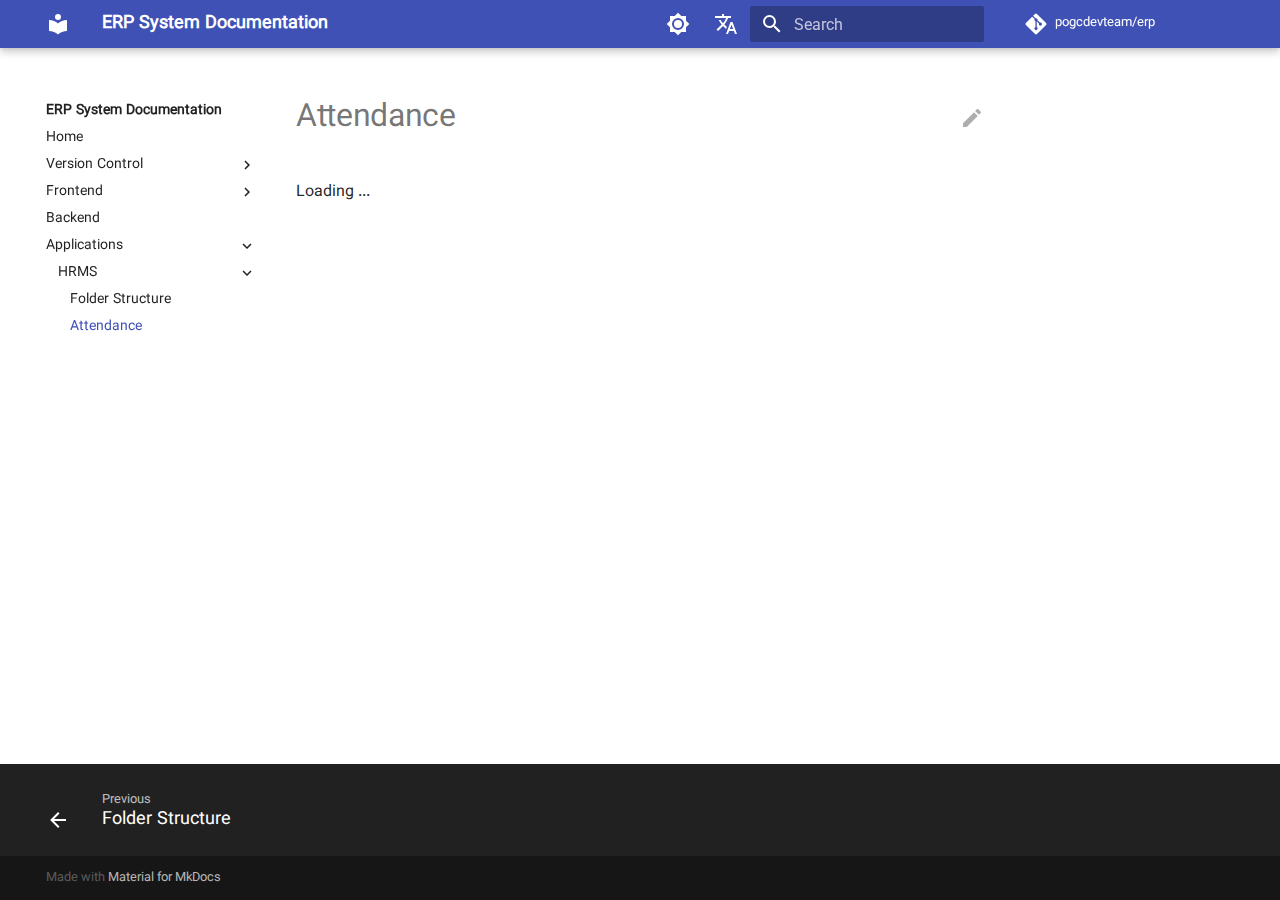
<file: docs/apps/hrms/attendance/index.html>
<!doctype html>
<html lang="en" class="no-js">
  <head>
    
      <meta charset="utf-8">
      <meta name="viewport" content="width=device-width,initial-scale=1">
      
      
      
      <link rel="icon" href="../../../assets/images/favicon.png">
      <meta name="generator" content="mkdocs-1.4.2, mkdocs-material-8.2.11">
    
    
      
        <title>Attendance - ERP System Documentation</title>
      
    
    
      <link rel="stylesheet" href="../../../assets/stylesheets/main.8c5ef100.min.css">
      
        
        <link rel="stylesheet" href="../../../assets/stylesheets/palette.9647289d.min.css">
        
      
    
    
    
      
        
        
        <link rel="preconnect" href="https://fonts.gstatic.com" crossorigin>
        <link rel="stylesheet" href="https://fonts.googleapis.com/css?family=Roboto:300,300i,400,400i,700,700i%7CRoboto+Mono:400,400i,700,700i&display=fallback">
        <style>:root{--md-text-font:"Roboto";--md-code-font:"Roboto Mono"}</style>
      
    
    
      <link rel="stylesheet" href="../../../css/font.css">
    
    <script>__md_scope=new URL("../../..",location),__md_get=(e,_=localStorage,t=__md_scope)=>JSON.parse(_.getItem(t.pathname+"."+e)),__md_set=(e,_,t=localStorage,a=__md_scope)=>{try{t.setItem(a.pathname+"."+e,JSON.stringify(_))}catch(e){}}</script>
    
      

    
    
  </head>
  
  
    
    
      
    
    
    
    
    <body dir="ltr" data-md-color-scheme="default" data-md-color-primary="" data-md-color-accent="">
  
    
    
      <script>var palette=__md_get("__palette");if(palette&&"object"==typeof palette.color)for(var key of Object.keys(palette.color))document.body.setAttribute("data-md-color-"+key,palette.color[key])</script>
    
    <input class="md-toggle" data-md-toggle="drawer" type="checkbox" id="__drawer" autocomplete="off">
    <input class="md-toggle" data-md-toggle="search" type="checkbox" id="__search" autocomplete="off">
    <label class="md-overlay" for="__drawer"></label>
    <div data-md-component="skip">
      
    </div>
    <div data-md-component="announce">
      
    </div>
    
    
      

<header class="md-header" data-md-component="header">
  <nav class="md-header__inner md-grid" aria-label="Header">
    <a href="../../.." title="ERP System Documentation" class="md-header__button md-logo" aria-label="ERP System Documentation" data-md-component="logo">
      
  
  <svg xmlns="http://www.w3.org/2000/svg" viewBox="0 0 24 24"><path d="M12 8a3 3 0 0 0 3-3 3 3 0 0 0-3-3 3 3 0 0 0-3 3 3 3 0 0 0 3 3m0 3.54C9.64 9.35 6.5 8 3 8v11c3.5 0 6.64 1.35 9 3.54 2.36-2.19 5.5-3.54 9-3.54V8c-3.5 0-6.64 1.35-9 3.54Z"/></svg>

    </a>
    <label class="md-header__button md-icon" for="__drawer">
      <svg xmlns="http://www.w3.org/2000/svg" viewBox="0 0 24 24"><path d="M3 6h18v2H3V6m0 5h18v2H3v-2m0 5h18v2H3v-2Z"/></svg>
    </label>
    <div class="md-header__title" data-md-component="header-title">
      <div class="md-header__ellipsis">
        <div class="md-header__topic">
          <span class="md-ellipsis">
            ERP System Documentation
          </span>
        </div>
        <div class="md-header__topic" data-md-component="header-topic">
          <span class="md-ellipsis">
            
              Attendance
            
          </span>
        </div>
      </div>
    </div>
    
      <form class="md-header__option" data-md-component="palette">
        
          
          
          <input class="md-option" data-md-color-media="" data-md-color-scheme="default" data-md-color-primary="" data-md-color-accent=""  aria-label="Switch to dark mode"  type="radio" name="__palette" id="__palette_1">
          
            <label class="md-header__button md-icon" title="Switch to dark mode" for="__palette_2" hidden>
              <svg xmlns="http://www.w3.org/2000/svg" viewBox="0 0 24 24"><path d="M12 8a4 4 0 0 0-4 4 4 4 0 0 0 4 4 4 4 0 0 0 4-4 4 4 0 0 0-4-4m0 10a6 6 0 0 1-6-6 6 6 0 0 1 6-6 6 6 0 0 1 6 6 6 6 0 0 1-6 6m8-9.31V4h-4.69L12 .69 8.69 4H4v4.69L.69 12 4 15.31V20h4.69L12 23.31 15.31 20H20v-4.69L23.31 12 20 8.69Z"/></svg>
            </label>
          
        
          
          
          <input class="md-option" data-md-color-media="" data-md-color-scheme="slate" data-md-color-primary="" data-md-color-accent=""  aria-label="Switch to light mode"  type="radio" name="__palette" id="__palette_2">
          
            <label class="md-header__button md-icon" title="Switch to light mode" for="__palette_1" hidden>
              <svg xmlns="http://www.w3.org/2000/svg" viewBox="0 0 24 24"><path d="M12 18c-.89 0-1.74-.2-2.5-.55C11.56 16.5 13 14.42 13 12c0-2.42-1.44-4.5-3.5-5.45C10.26 6.2 11.11 6 12 6a6 6 0 0 1 6 6 6 6 0 0 1-6 6m8-9.31V4h-4.69L12 .69 8.69 4H4v4.69L.69 12 4 15.31V20h4.69L12 23.31 15.31 20H20v-4.69L23.31 12 20 8.69Z"/></svg>
            </label>
          
        
      </form>
    
    
      <div class="md-header__option">
        <div class="md-select">
          
          <button class="md-header__button md-icon" aria-label="Select language">
            <svg xmlns="http://www.w3.org/2000/svg" viewBox="0 0 24 24"><path d="m12.87 15.07-2.54-2.51.03-.03A17.52 17.52 0 0 0 14.07 6H17V4h-7V2H8v2H1v2h11.17C11.5 7.92 10.44 9.75 9 11.35 8.07 10.32 7.3 9.19 6.69 8h-2c.73 1.63 1.73 3.17 2.98 4.56l-5.09 5.02L4 19l5-5 3.11 3.11.76-2.04M18.5 10h-2L12 22h2l1.12-3h4.75L21 22h2l-4.5-12m-2.62 7 1.62-4.33L19.12 17h-3.24Z"/></svg>
          </button>
          <div class="md-select__inner">
            <ul class="md-select__list">
              
                <li class="md-select__item">
                  <a href="/" hreflang="en" class="md-select__link">
                    English
                  </a>
                </li>
                
                <li class="md-select__item">
                  <a href="/fa/" hreflang="fa" class="md-select__link">
                    فارسی
                  </a>
                </li>
                
            </ul>
          </div>
        </div>
      </div>
    
    
      <label class="md-header__button md-icon" for="__search">
        <svg xmlns="http://www.w3.org/2000/svg" viewBox="0 0 24 24"><path d="M9.5 3A6.5 6.5 0 0 1 16 9.5c0 1.61-.59 3.09-1.56 4.23l.27.27h.79l5 5-1.5 1.5-5-5v-.79l-.27-.27A6.516 6.516 0 0 1 9.5 16 6.5 6.5 0 0 1 3 9.5 6.5 6.5 0 0 1 9.5 3m0 2C7 5 5 7 5 9.5S7 14 9.5 14 14 12 14 9.5 12 5 9.5 5Z"/></svg>
      </label>
      <div class="md-search" data-md-component="search" role="dialog">
  <label class="md-search__overlay" for="__search"></label>
  <div class="md-search__inner" role="search">
    <form class="md-search__form" name="search">
      <input type="text" class="md-search__input" name="query" aria-label="Search" placeholder="Search" autocapitalize="off" autocorrect="off" autocomplete="off" spellcheck="false" data-md-component="search-query" required>
      <label class="md-search__icon md-icon" for="__search">
        <svg xmlns="http://www.w3.org/2000/svg" viewBox="0 0 24 24"><path d="M9.5 3A6.5 6.5 0 0 1 16 9.5c0 1.61-.59 3.09-1.56 4.23l.27.27h.79l5 5-1.5 1.5-5-5v-.79l-.27-.27A6.516 6.516 0 0 1 9.5 16 6.5 6.5 0 0 1 3 9.5 6.5 6.5 0 0 1 9.5 3m0 2C7 5 5 7 5 9.5S7 14 9.5 14 14 12 14 9.5 12 5 9.5 5Z"/></svg>
        <svg xmlns="http://www.w3.org/2000/svg" viewBox="0 0 24 24"><path d="M20 11v2H8l5.5 5.5-1.42 1.42L4.16 12l7.92-7.92L13.5 5.5 8 11h12Z"/></svg>
      </label>
      <nav class="md-search__options" aria-label="Search">
        
        <button type="reset" class="md-search__icon md-icon" aria-label="Clear" tabindex="-1">
          <svg xmlns="http://www.w3.org/2000/svg" viewBox="0 0 24 24"><path d="M19 6.41 17.59 5 12 10.59 6.41 5 5 6.41 10.59 12 5 17.59 6.41 19 12 13.41 17.59 19 19 17.59 13.41 12 19 6.41Z"/></svg>
        </button>
      </nav>
      
    </form>
    <div class="md-search__output">
      <div class="md-search__scrollwrap" data-md-scrollfix>
        <div class="md-search-result" data-md-component="search-result">
          <div class="md-search-result__meta">
            Initializing search
          </div>
          <ol class="md-search-result__list"></ol>
        </div>
      </div>
    </div>
  </div>
</div>
    
    
      <div class="md-header__source">
        <a href="https://github.com/pogcdevteam/erp" title="Go to repository" class="md-source" data-md-component="source">
  <div class="md-source__icon md-icon">
    
    <svg xmlns="http://www.w3.org/2000/svg" viewBox="0 0 448 512"><!--! Font Awesome Free 6.1.1 by @fontawesome - https://fontawesome.com License - https://fontawesome.com/license/free (Icons: CC BY 4.0, Fonts: SIL OFL 1.1, Code: MIT License) Copyright 2022 Fonticons, Inc.--><path d="M439.55 236.05 244 40.45a28.87 28.87 0 0 0-40.81 0l-40.66 40.63 51.52 51.52c27.06-9.14 52.68 16.77 43.39 43.68l49.66 49.66c34.23-11.8 61.18 31 35.47 56.69-26.49 26.49-70.21-2.87-56-37.34L240.22 199v121.85c25.3 12.54 22.26 41.85 9.08 55a34.34 34.34 0 0 1-48.55 0c-17.57-17.6-11.07-46.91 11.25-56v-123c-20.8-8.51-24.6-30.74-18.64-45L142.57 101 8.45 235.14a28.86 28.86 0 0 0 0 40.81l195.61 195.6a28.86 28.86 0 0 0 40.8 0l194.69-194.69a28.86 28.86 0 0 0 0-40.81z"/></svg>
  </div>
  <div class="md-source__repository">
    pogcdevteam/erp
  </div>
</a>
      </div>
    
  </nav>
  
</header>
    
    <div class="md-container" data-md-component="container">
      
      
        
          
        
      
      <main class="md-main" data-md-component="main">
        <div class="md-main__inner md-grid">
          
            
              
              <div class="md-sidebar md-sidebar--primary" data-md-component="sidebar" data-md-type="navigation" >
                <div class="md-sidebar__scrollwrap">
                  <div class="md-sidebar__inner">
                    


<nav class="md-nav md-nav--primary" aria-label="Navigation" data-md-level="0">
  <label class="md-nav__title" for="__drawer">
    <a href="../../.." title="ERP System Documentation" class="md-nav__button md-logo" aria-label="ERP System Documentation" data-md-component="logo">
      
  
  <svg xmlns="http://www.w3.org/2000/svg" viewBox="0 0 24 24"><path d="M12 8a3 3 0 0 0 3-3 3 3 0 0 0-3-3 3 3 0 0 0-3 3 3 3 0 0 0 3 3m0 3.54C9.64 9.35 6.5 8 3 8v11c3.5 0 6.64 1.35 9 3.54 2.36-2.19 5.5-3.54 9-3.54V8c-3.5 0-6.64 1.35-9 3.54Z"/></svg>

    </a>
    ERP System Documentation
  </label>
  
    <div class="md-nav__source">
      <a href="https://github.com/pogcdevteam/erp" title="Go to repository" class="md-source" data-md-component="source">
  <div class="md-source__icon md-icon">
    
    <svg xmlns="http://www.w3.org/2000/svg" viewBox="0 0 448 512"><!--! Font Awesome Free 6.1.1 by @fontawesome - https://fontawesome.com License - https://fontawesome.com/license/free (Icons: CC BY 4.0, Fonts: SIL OFL 1.1, Code: MIT License) Copyright 2022 Fonticons, Inc.--><path d="M439.55 236.05 244 40.45a28.87 28.87 0 0 0-40.81 0l-40.66 40.63 51.52 51.52c27.06-9.14 52.68 16.77 43.39 43.68l49.66 49.66c34.23-11.8 61.18 31 35.47 56.69-26.49 26.49-70.21-2.87-56-37.34L240.22 199v121.85c25.3 12.54 22.26 41.85 9.08 55a34.34 34.34 0 0 1-48.55 0c-17.57-17.6-11.07-46.91 11.25-56v-123c-20.8-8.51-24.6-30.74-18.64-45L142.57 101 8.45 235.14a28.86 28.86 0 0 0 0 40.81l195.61 195.6a28.86 28.86 0 0 0 40.8 0l194.69-194.69a28.86 28.86 0 0 0 0-40.81z"/></svg>
  </div>
  <div class="md-source__repository">
    pogcdevteam/erp
  </div>
</a>
    </div>
  
  <ul class="md-nav__list" data-md-scrollfix>
    
      
      
      

  
  
  
    <li class="md-nav__item">
      <a href="../../.." class="md-nav__link">
        Home
      </a>
    </li>
  

    
      
      
      

  
  
  
    
    <li class="md-nav__item md-nav__item--nested">
      
      
        <input class="md-nav__toggle md-toggle" data-md-toggle="__nav_2" type="checkbox" id="__nav_2" >
      
      
      
      
        <label class="md-nav__link" for="__nav_2">
          Version Control
          <span class="md-nav__icon md-icon"></span>
        </label>
      
      <nav class="md-nav" aria-label="Version Control" data-md-level="1">
        <label class="md-nav__title" for="__nav_2">
          <span class="md-nav__icon md-icon"></span>
          Version Control
        </label>
        <ul class="md-nav__list" data-md-scrollfix>
          
            
              
  
  
  
    
    <li class="md-nav__item md-nav__item--nested">
      
      
        <input class="md-nav__toggle md-toggle" data-md-toggle="__nav_2_1" type="checkbox" id="__nav_2_1" >
      
      
      
      
        <label class="md-nav__link" for="__nav_2_1">
          Git
          <span class="md-nav__icon md-icon"></span>
        </label>
      
      <nav class="md-nav" aria-label="Git" data-md-level="2">
        <label class="md-nav__title" for="__nav_2_1">
          <span class="md-nav__icon md-icon"></span>
          Git
        </label>
        <ul class="md-nav__list" data-md-scrollfix>
          
            
              
  
  
  
    <li class="md-nav__item">
      <a href="../../../git/branch/" class="md-nav__link">
        Branch Naming Convention
      </a>
    </li>
  

            
          
        </ul>
      </nav>
    </li>
  

            
          
        </ul>
      </nav>
    </li>
  

    
      
      
      

  
  
  
    
    <li class="md-nav__item md-nav__item--nested">
      
      
        <input class="md-nav__toggle md-toggle" data-md-toggle="__nav_3" type="checkbox" id="__nav_3" >
      
      
      
      
        <label class="md-nav__link" for="__nav_3">
          Frontend
          <span class="md-nav__icon md-icon"></span>
        </label>
      
      <nav class="md-nav" aria-label="Frontend" data-md-level="1">
        <label class="md-nav__title" for="__nav_3">
          <span class="md-nav__icon md-icon"></span>
          Frontend
        </label>
        <ul class="md-nav__list" data-md-scrollfix>
          
            
              
  
  
  
    <li class="md-nav__item">
      <a href="../../../frontend/datatable/" class="md-nav__link">
        Datatable
      </a>
    </li>
  

            
          
            
              
  
  
  
    <li class="md-nav__item">
      <a href="../../../frontend/modal/" class="md-nav__link">
        Modal
      </a>
    </li>
  

            
          
            
              
  
  
  
    <li class="md-nav__item">
      <a href="../../../frontend/themes/" class="md-nav__link">
        Themes
      </a>
    </li>
  

            
          
        </ul>
      </nav>
    </li>
  

    
      
      
      

  
  
  
    <li class="md-nav__item">
      <a href="../../../backend.md" class="md-nav__link">
        Backend
      </a>
    </li>
  

    
      
      
      

  
  
    
  
  
    
    <li class="md-nav__item md-nav__item--active md-nav__item--nested">
      
      
        <input class="md-nav__toggle md-toggle" data-md-toggle="__nav_5" type="checkbox" id="__nav_5" checked>
      
      
      
      
        <label class="md-nav__link" for="__nav_5">
          Applications
          <span class="md-nav__icon md-icon"></span>
        </label>
      
      <nav class="md-nav" aria-label="Applications" data-md-level="1">
        <label class="md-nav__title" for="__nav_5">
          <span class="md-nav__icon md-icon"></span>
          Applications
        </label>
        <ul class="md-nav__list" data-md-scrollfix>
          
            
              
  
  
    
  
  
    
    <li class="md-nav__item md-nav__item--active md-nav__item--nested">
      
      
        <input class="md-nav__toggle md-toggle" data-md-toggle="__nav_5_1" type="checkbox" id="__nav_5_1" checked>
      
      
      
      
        <label class="md-nav__link" for="__nav_5_1">
          HRMS
          <span class="md-nav__icon md-icon"></span>
        </label>
      
      <nav class="md-nav" aria-label="HRMS" data-md-level="2">
        <label class="md-nav__title" for="__nav_5_1">
          <span class="md-nav__icon md-icon"></span>
          HRMS
        </label>
        <ul class="md-nav__list" data-md-scrollfix>
          
            
              
  
  
  
    <li class="md-nav__item">
      <a href="../structure/" class="md-nav__link">
        Folder Structure
      </a>
    </li>
  

            
          
            
              
  
  
    
  
  
    <li class="md-nav__item md-nav__item--active">
      
      <input class="md-nav__toggle md-toggle" data-md-toggle="toc" type="checkbox" id="__toc">
      
      
      
      <a href="./" class="md-nav__link md-nav__link--active">
        Attendance
      </a>
      
    </li>
  

            
          
        </ul>
      </nav>
    </li>
  

            
          
        </ul>
      </nav>
    </li>
  

    
  </ul>
</nav>
                  </div>
                </div>
              </div>
            
            
              
              <div class="md-sidebar md-sidebar--secondary" data-md-component="sidebar" data-md-type="toc" >
                <div class="md-sidebar__scrollwrap">
                  <div class="md-sidebar__inner">
                    

<nav class="md-nav md-nav--secondary" aria-label="Table of contents">
  
  
  
  
</nav>
                  </div>
                </div>
              </div>
            
          
          <div class="md-content" data-md-component="content">
            <article class="md-content__inner md-typeset">
              
                
  <a href="https://github.com/pogcdevteam/erp/edit/master/docs/apps/hrms/attendance.md" title="Edit this page" class="md-content__button md-icon">
    <svg xmlns="http://www.w3.org/2000/svg" viewBox="0 0 24 24"><path d="M20.71 7.04c.39-.39.39-1.04 0-1.41l-2.34-2.34c-.37-.39-1.02-.39-1.41 0l-1.84 1.83 3.75 3.75M3 17.25V21h3.75L17.81 9.93l-3.75-3.75L3 17.25Z"/></svg>
  </a>



  <h1>Attendance</h1>

<p>Loading ...</p>

              
            </article>
          </div>
        </div>
        
      </main>
      
        <footer class="md-footer">
  
    <nav class="md-footer__inner md-grid" aria-label="Footer">
      
        
        <a href="../structure/" class="md-footer__link md-footer__link--prev" aria-label="Previous: Folder Structure" rel="prev">
          <div class="md-footer__button md-icon">
            <svg xmlns="http://www.w3.org/2000/svg" viewBox="0 0 24 24"><path d="M20 11v2H8l5.5 5.5-1.42 1.42L4.16 12l7.92-7.92L13.5 5.5 8 11h12Z"/></svg>
          </div>
          <div class="md-footer__title">
            <div class="md-ellipsis">
              <span class="md-footer__direction">
                Previous
              </span>
              Folder Structure
            </div>
          </div>
        </a>
      
      
    </nav>
  
  <div class="md-footer-meta md-typeset">
    <div class="md-footer-meta__inner md-grid">
      <div class="md-copyright">
  
  
    Made with
    <a href="https://squidfunk.github.io/mkdocs-material/" target="_blank" rel="noopener">
      Material for MkDocs
    </a>
  
</div>
      
    </div>
  </div>
</footer>
      
    </div>
    <div class="md-dialog" data-md-component="dialog">
      <div class="md-dialog__inner md-typeset"></div>
    </div>
    <script id="__config" type="application/json">{"base": "../../..", "features": [], "search": "../../../assets/javascripts/workers/search.2a1c317c.min.js", "translations": {"clipboard.copied": "Copied to clipboard", "clipboard.copy": "Copy to clipboard", "search.config.lang": "en", "search.config.pipeline": "trimmer, stopWordFilter", "search.config.separator": "[\\s\\-]+", "search.placeholder": "Search", "search.result.more.one": "1 more on this page", "search.result.more.other": "# more on this page", "search.result.none": "No matching documents", "search.result.one": "1 matching document", "search.result.other": "# matching documents", "search.result.placeholder": "Type to start searching", "search.result.term.missing": "Missing", "select.version.title": "Select version"}}</script>
    
    
      <script src="../../../assets/javascripts/bundle.748e2769.min.js"></script>
      
    
  </body>
</html>
</file>
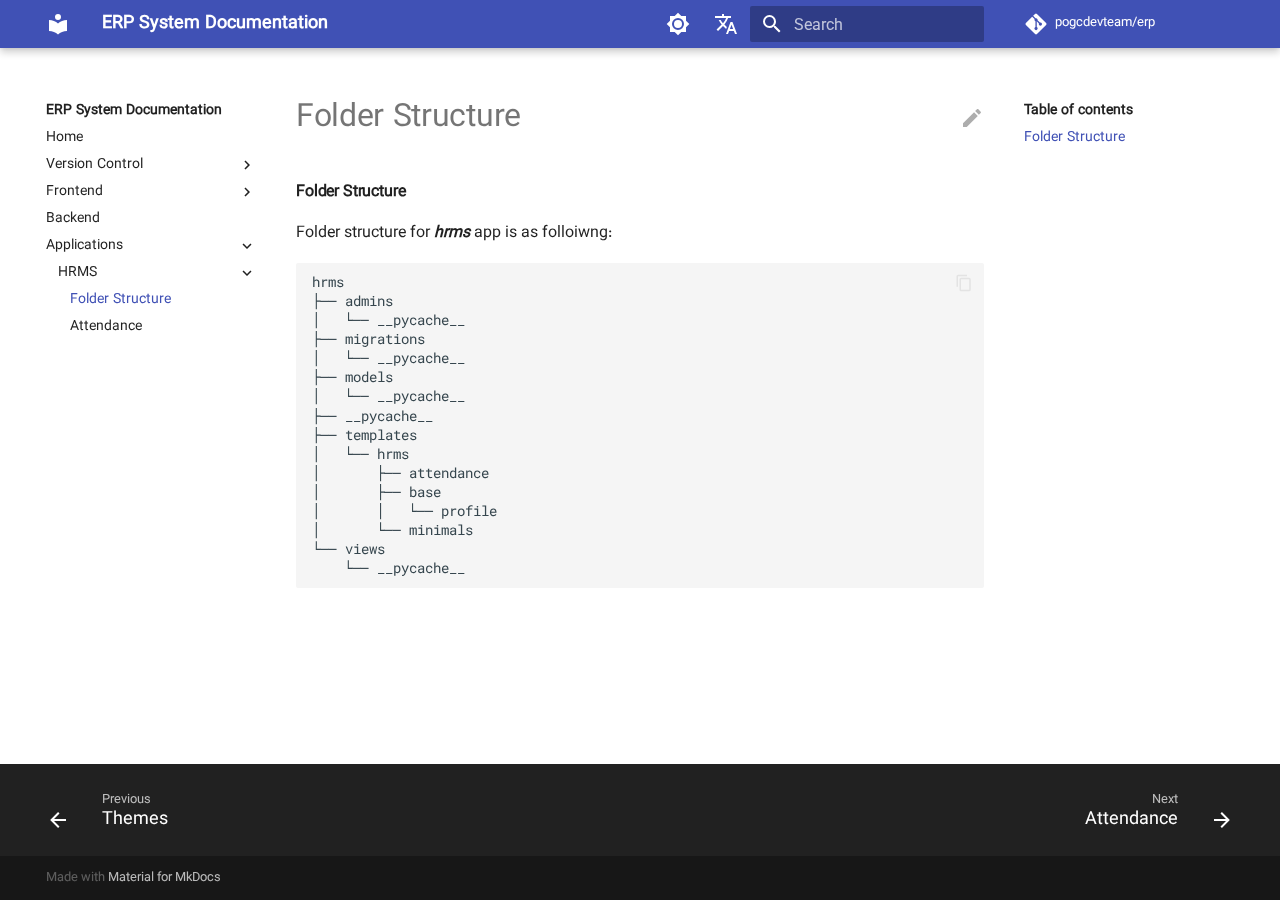
<file: docs/apps/hrms/structure/index.html>
<!doctype html>
<html lang="en" class="no-js">
  <head>
    
      <meta charset="utf-8">
      <meta name="viewport" content="width=device-width,initial-scale=1">
      
      
      
      <link rel="icon" href="../../../assets/images/favicon.png">
      <meta name="generator" content="mkdocs-1.4.2, mkdocs-material-8.2.11">
    
    
      
        <title>Folder Structure - ERP System Documentation</title>
      
    
    
      <link rel="stylesheet" href="../../../assets/stylesheets/main.8c5ef100.min.css">
      
        
        <link rel="stylesheet" href="../../../assets/stylesheets/palette.9647289d.min.css">
        
      
    
    
    
      
        
        
        <link rel="preconnect" href="https://fonts.gstatic.com" crossorigin>
        <link rel="stylesheet" href="https://fonts.googleapis.com/css?family=Roboto:300,300i,400,400i,700,700i%7CRoboto+Mono:400,400i,700,700i&display=fallback">
        <style>:root{--md-text-font:"Roboto";--md-code-font:"Roboto Mono"}</style>
      
    
    
      <link rel="stylesheet" href="../../../css/font.css">
    
    <script>__md_scope=new URL("../../..",location),__md_get=(e,_=localStorage,t=__md_scope)=>JSON.parse(_.getItem(t.pathname+"."+e)),__md_set=(e,_,t=localStorage,a=__md_scope)=>{try{t.setItem(a.pathname+"."+e,JSON.stringify(_))}catch(e){}}</script>
    
      

    
    
  </head>
  
  
    
    
      
    
    
    
    
    <body dir="ltr" data-md-color-scheme="default" data-md-color-primary="" data-md-color-accent="">
  
    
    
      <script>var palette=__md_get("__palette");if(palette&&"object"==typeof palette.color)for(var key of Object.keys(palette.color))document.body.setAttribute("data-md-color-"+key,palette.color[key])</script>
    
    <input class="md-toggle" data-md-toggle="drawer" type="checkbox" id="__drawer" autocomplete="off">
    <input class="md-toggle" data-md-toggle="search" type="checkbox" id="__search" autocomplete="off">
    <label class="md-overlay" for="__drawer"></label>
    <div data-md-component="skip">
      
        
        <a href="#folder-structure" class="md-skip">
          Skip to content
        </a>
      
    </div>
    <div data-md-component="announce">
      
    </div>
    
    
      

<header class="md-header" data-md-component="header">
  <nav class="md-header__inner md-grid" aria-label="Header">
    <a href="../../.." title="ERP System Documentation" class="md-header__button md-logo" aria-label="ERP System Documentation" data-md-component="logo">
      
  
  <svg xmlns="http://www.w3.org/2000/svg" viewBox="0 0 24 24"><path d="M12 8a3 3 0 0 0 3-3 3 3 0 0 0-3-3 3 3 0 0 0-3 3 3 3 0 0 0 3 3m0 3.54C9.64 9.35 6.5 8 3 8v11c3.5 0 6.64 1.35 9 3.54 2.36-2.19 5.5-3.54 9-3.54V8c-3.5 0-6.64 1.35-9 3.54Z"/></svg>

    </a>
    <label class="md-header__button md-icon" for="__drawer">
      <svg xmlns="http://www.w3.org/2000/svg" viewBox="0 0 24 24"><path d="M3 6h18v2H3V6m0 5h18v2H3v-2m0 5h18v2H3v-2Z"/></svg>
    </label>
    <div class="md-header__title" data-md-component="header-title">
      <div class="md-header__ellipsis">
        <div class="md-header__topic">
          <span class="md-ellipsis">
            ERP System Documentation
          </span>
        </div>
        <div class="md-header__topic" data-md-component="header-topic">
          <span class="md-ellipsis">
            
              Folder Structure
            
          </span>
        </div>
      </div>
    </div>
    
      <form class="md-header__option" data-md-component="palette">
        
          
          
          <input class="md-option" data-md-color-media="" data-md-color-scheme="default" data-md-color-primary="" data-md-color-accent=""  aria-label="Switch to dark mode"  type="radio" name="__palette" id="__palette_1">
          
            <label class="md-header__button md-icon" title="Switch to dark mode" for="__palette_2" hidden>
              <svg xmlns="http://www.w3.org/2000/svg" viewBox="0 0 24 24"><path d="M12 8a4 4 0 0 0-4 4 4 4 0 0 0 4 4 4 4 0 0 0 4-4 4 4 0 0 0-4-4m0 10a6 6 0 0 1-6-6 6 6 0 0 1 6-6 6 6 0 0 1 6 6 6 6 0 0 1-6 6m8-9.31V4h-4.69L12 .69 8.69 4H4v4.69L.69 12 4 15.31V20h4.69L12 23.31 15.31 20H20v-4.69L23.31 12 20 8.69Z"/></svg>
            </label>
          
        
          
          
          <input class="md-option" data-md-color-media="" data-md-color-scheme="slate" data-md-color-primary="" data-md-color-accent=""  aria-label="Switch to light mode"  type="radio" name="__palette" id="__palette_2">
          
            <label class="md-header__button md-icon" title="Switch to light mode" for="__palette_1" hidden>
              <svg xmlns="http://www.w3.org/2000/svg" viewBox="0 0 24 24"><path d="M12 18c-.89 0-1.74-.2-2.5-.55C11.56 16.5 13 14.42 13 12c0-2.42-1.44-4.5-3.5-5.45C10.26 6.2 11.11 6 12 6a6 6 0 0 1 6 6 6 6 0 0 1-6 6m8-9.31V4h-4.69L12 .69 8.69 4H4v4.69L.69 12 4 15.31V20h4.69L12 23.31 15.31 20H20v-4.69L23.31 12 20 8.69Z"/></svg>
            </label>
          
        
      </form>
    
    
      <div class="md-header__option">
        <div class="md-select">
          
          <button class="md-header__button md-icon" aria-label="Select language">
            <svg xmlns="http://www.w3.org/2000/svg" viewBox="0 0 24 24"><path d="m12.87 15.07-2.54-2.51.03-.03A17.52 17.52 0 0 0 14.07 6H17V4h-7V2H8v2H1v2h11.17C11.5 7.92 10.44 9.75 9 11.35 8.07 10.32 7.3 9.19 6.69 8h-2c.73 1.63 1.73 3.17 2.98 4.56l-5.09 5.02L4 19l5-5 3.11 3.11.76-2.04M18.5 10h-2L12 22h2l1.12-3h4.75L21 22h2l-4.5-12m-2.62 7 1.62-4.33L19.12 17h-3.24Z"/></svg>
          </button>
          <div class="md-select__inner">
            <ul class="md-select__list">
              
                <li class="md-select__item">
                  <a href="/" hreflang="en" class="md-select__link">
                    English
                  </a>
                </li>
                
                <li class="md-select__item">
                  <a href="/fa/" hreflang="fa" class="md-select__link">
                    فارسی
                  </a>
                </li>
                
            </ul>
          </div>
        </div>
      </div>
    
    
      <label class="md-header__button md-icon" for="__search">
        <svg xmlns="http://www.w3.org/2000/svg" viewBox="0 0 24 24"><path d="M9.5 3A6.5 6.5 0 0 1 16 9.5c0 1.61-.59 3.09-1.56 4.23l.27.27h.79l5 5-1.5 1.5-5-5v-.79l-.27-.27A6.516 6.516 0 0 1 9.5 16 6.5 6.5 0 0 1 3 9.5 6.5 6.5 0 0 1 9.5 3m0 2C7 5 5 7 5 9.5S7 14 9.5 14 14 12 14 9.5 12 5 9.5 5Z"/></svg>
      </label>
      <div class="md-search" data-md-component="search" role="dialog">
  <label class="md-search__overlay" for="__search"></label>
  <div class="md-search__inner" role="search">
    <form class="md-search__form" name="search">
      <input type="text" class="md-search__input" name="query" aria-label="Search" placeholder="Search" autocapitalize="off" autocorrect="off" autocomplete="off" spellcheck="false" data-md-component="search-query" required>
      <label class="md-search__icon md-icon" for="__search">
        <svg xmlns="http://www.w3.org/2000/svg" viewBox="0 0 24 24"><path d="M9.5 3A6.5 6.5 0 0 1 16 9.5c0 1.61-.59 3.09-1.56 4.23l.27.27h.79l5 5-1.5 1.5-5-5v-.79l-.27-.27A6.516 6.516 0 0 1 9.5 16 6.5 6.5 0 0 1 3 9.5 6.5 6.5 0 0 1 9.5 3m0 2C7 5 5 7 5 9.5S7 14 9.5 14 14 12 14 9.5 12 5 9.5 5Z"/></svg>
        <svg xmlns="http://www.w3.org/2000/svg" viewBox="0 0 24 24"><path d="M20 11v2H8l5.5 5.5-1.42 1.42L4.16 12l7.92-7.92L13.5 5.5 8 11h12Z"/></svg>
      </label>
      <nav class="md-search__options" aria-label="Search">
        
        <button type="reset" class="md-search__icon md-icon" aria-label="Clear" tabindex="-1">
          <svg xmlns="http://www.w3.org/2000/svg" viewBox="0 0 24 24"><path d="M19 6.41 17.59 5 12 10.59 6.41 5 5 6.41 10.59 12 5 17.59 6.41 19 12 13.41 17.59 19 19 17.59 13.41 12 19 6.41Z"/></svg>
        </button>
      </nav>
      
    </form>
    <div class="md-search__output">
      <div class="md-search__scrollwrap" data-md-scrollfix>
        <div class="md-search-result" data-md-component="search-result">
          <div class="md-search-result__meta">
            Initializing search
          </div>
          <ol class="md-search-result__list"></ol>
        </div>
      </div>
    </div>
  </div>
</div>
    
    
      <div class="md-header__source">
        <a href="https://github.com/pogcdevteam/erp" title="Go to repository" class="md-source" data-md-component="source">
  <div class="md-source__icon md-icon">
    
    <svg xmlns="http://www.w3.org/2000/svg" viewBox="0 0 448 512"><!--! Font Awesome Free 6.1.1 by @fontawesome - https://fontawesome.com License - https://fontawesome.com/license/free (Icons: CC BY 4.0, Fonts: SIL OFL 1.1, Code: MIT License) Copyright 2022 Fonticons, Inc.--><path d="M439.55 236.05 244 40.45a28.87 28.87 0 0 0-40.81 0l-40.66 40.63 51.52 51.52c27.06-9.14 52.68 16.77 43.39 43.68l49.66 49.66c34.23-11.8 61.18 31 35.47 56.69-26.49 26.49-70.21-2.87-56-37.34L240.22 199v121.85c25.3 12.54 22.26 41.85 9.08 55a34.34 34.34 0 0 1-48.55 0c-17.57-17.6-11.07-46.91 11.25-56v-123c-20.8-8.51-24.6-30.74-18.64-45L142.57 101 8.45 235.14a28.86 28.86 0 0 0 0 40.81l195.61 195.6a28.86 28.86 0 0 0 40.8 0l194.69-194.69a28.86 28.86 0 0 0 0-40.81z"/></svg>
  </div>
  <div class="md-source__repository">
    pogcdevteam/erp
  </div>
</a>
      </div>
    
  </nav>
  
</header>
    
    <div class="md-container" data-md-component="container">
      
      
        
          
        
      
      <main class="md-main" data-md-component="main">
        <div class="md-main__inner md-grid">
          
            
              
              <div class="md-sidebar md-sidebar--primary" data-md-component="sidebar" data-md-type="navigation" >
                <div class="md-sidebar__scrollwrap">
                  <div class="md-sidebar__inner">
                    


<nav class="md-nav md-nav--primary" aria-label="Navigation" data-md-level="0">
  <label class="md-nav__title" for="__drawer">
    <a href="../../.." title="ERP System Documentation" class="md-nav__button md-logo" aria-label="ERP System Documentation" data-md-component="logo">
      
  
  <svg xmlns="http://www.w3.org/2000/svg" viewBox="0 0 24 24"><path d="M12 8a3 3 0 0 0 3-3 3 3 0 0 0-3-3 3 3 0 0 0-3 3 3 3 0 0 0 3 3m0 3.54C9.64 9.35 6.5 8 3 8v11c3.5 0 6.64 1.35 9 3.54 2.36-2.19 5.5-3.54 9-3.54V8c-3.5 0-6.64 1.35-9 3.54Z"/></svg>

    </a>
    ERP System Documentation
  </label>
  
    <div class="md-nav__source">
      <a href="https://github.com/pogcdevteam/erp" title="Go to repository" class="md-source" data-md-component="source">
  <div class="md-source__icon md-icon">
    
    <svg xmlns="http://www.w3.org/2000/svg" viewBox="0 0 448 512"><!--! Font Awesome Free 6.1.1 by @fontawesome - https://fontawesome.com License - https://fontawesome.com/license/free (Icons: CC BY 4.0, Fonts: SIL OFL 1.1, Code: MIT License) Copyright 2022 Fonticons, Inc.--><path d="M439.55 236.05 244 40.45a28.87 28.87 0 0 0-40.81 0l-40.66 40.63 51.52 51.52c27.06-9.14 52.68 16.77 43.39 43.68l49.66 49.66c34.23-11.8 61.18 31 35.47 56.69-26.49 26.49-70.21-2.87-56-37.34L240.22 199v121.85c25.3 12.54 22.26 41.85 9.08 55a34.34 34.34 0 0 1-48.55 0c-17.57-17.6-11.07-46.91 11.25-56v-123c-20.8-8.51-24.6-30.74-18.64-45L142.57 101 8.45 235.14a28.86 28.86 0 0 0 0 40.81l195.61 195.6a28.86 28.86 0 0 0 40.8 0l194.69-194.69a28.86 28.86 0 0 0 0-40.81z"/></svg>
  </div>
  <div class="md-source__repository">
    pogcdevteam/erp
  </div>
</a>
    </div>
  
  <ul class="md-nav__list" data-md-scrollfix>
    
      
      
      

  
  
  
    <li class="md-nav__item">
      <a href="../../.." class="md-nav__link">
        Home
      </a>
    </li>
  

    
      
      
      

  
  
  
    
    <li class="md-nav__item md-nav__item--nested">
      
      
        <input class="md-nav__toggle md-toggle" data-md-toggle="__nav_2" type="checkbox" id="__nav_2" >
      
      
      
      
        <label class="md-nav__link" for="__nav_2">
          Version Control
          <span class="md-nav__icon md-icon"></span>
        </label>
      
      <nav class="md-nav" aria-label="Version Control" data-md-level="1">
        <label class="md-nav__title" for="__nav_2">
          <span class="md-nav__icon md-icon"></span>
          Version Control
        </label>
        <ul class="md-nav__list" data-md-scrollfix>
          
            
              
  
  
  
    
    <li class="md-nav__item md-nav__item--nested">
      
      
        <input class="md-nav__toggle md-toggle" data-md-toggle="__nav_2_1" type="checkbox" id="__nav_2_1" >
      
      
      
      
        <label class="md-nav__link" for="__nav_2_1">
          Git
          <span class="md-nav__icon md-icon"></span>
        </label>
      
      <nav class="md-nav" aria-label="Git" data-md-level="2">
        <label class="md-nav__title" for="__nav_2_1">
          <span class="md-nav__icon md-icon"></span>
          Git
        </label>
        <ul class="md-nav__list" data-md-scrollfix>
          
            
              
  
  
  
    <li class="md-nav__item">
      <a href="../../../git/branch/" class="md-nav__link">
        Branch Naming Convention
      </a>
    </li>
  

            
          
        </ul>
      </nav>
    </li>
  

            
          
        </ul>
      </nav>
    </li>
  

    
      
      
      

  
  
  
    
    <li class="md-nav__item md-nav__item--nested">
      
      
        <input class="md-nav__toggle md-toggle" data-md-toggle="__nav_3" type="checkbox" id="__nav_3" >
      
      
      
      
        <label class="md-nav__link" for="__nav_3">
          Frontend
          <span class="md-nav__icon md-icon"></span>
        </label>
      
      <nav class="md-nav" aria-label="Frontend" data-md-level="1">
        <label class="md-nav__title" for="__nav_3">
          <span class="md-nav__icon md-icon"></span>
          Frontend
        </label>
        <ul class="md-nav__list" data-md-scrollfix>
          
            
              
  
  
  
    <li class="md-nav__item">
      <a href="../../../frontend/datatable/" class="md-nav__link">
        Datatable
      </a>
    </li>
  

            
          
            
              
  
  
  
    <li class="md-nav__item">
      <a href="../../../frontend/modal/" class="md-nav__link">
        Modal
      </a>
    </li>
  

            
          
            
              
  
  
  
    <li class="md-nav__item">
      <a href="../../../frontend/themes/" class="md-nav__link">
        Themes
      </a>
    </li>
  

            
          
        </ul>
      </nav>
    </li>
  

    
      
      
      

  
  
  
    <li class="md-nav__item">
      <a href="../../../backend.md" class="md-nav__link">
        Backend
      </a>
    </li>
  

    
      
      
      

  
  
    
  
  
    
    <li class="md-nav__item md-nav__item--active md-nav__item--nested">
      
      
        <input class="md-nav__toggle md-toggle" data-md-toggle="__nav_5" type="checkbox" id="__nav_5" checked>
      
      
      
      
        <label class="md-nav__link" for="__nav_5">
          Applications
          <span class="md-nav__icon md-icon"></span>
        </label>
      
      <nav class="md-nav" aria-label="Applications" data-md-level="1">
        <label class="md-nav__title" for="__nav_5">
          <span class="md-nav__icon md-icon"></span>
          Applications
        </label>
        <ul class="md-nav__list" data-md-scrollfix>
          
            
              
  
  
    
  
  
    
    <li class="md-nav__item md-nav__item--active md-nav__item--nested">
      
      
        <input class="md-nav__toggle md-toggle" data-md-toggle="__nav_5_1" type="checkbox" id="__nav_5_1" checked>
      
      
      
      
        <label class="md-nav__link" for="__nav_5_1">
          HRMS
          <span class="md-nav__icon md-icon"></span>
        </label>
      
      <nav class="md-nav" aria-label="HRMS" data-md-level="2">
        <label class="md-nav__title" for="__nav_5_1">
          <span class="md-nav__icon md-icon"></span>
          HRMS
        </label>
        <ul class="md-nav__list" data-md-scrollfix>
          
            
              
  
  
    
  
  
    <li class="md-nav__item md-nav__item--active">
      
      <input class="md-nav__toggle md-toggle" data-md-toggle="toc" type="checkbox" id="__toc">
      
      
      
        <label class="md-nav__link md-nav__link--active" for="__toc">
          Folder Structure
          <span class="md-nav__icon md-icon"></span>
        </label>
      
      <a href="./" class="md-nav__link md-nav__link--active">
        Folder Structure
      </a>
      
        

<nav class="md-nav md-nav--secondary" aria-label="Table of contents">
  
  
  
  
    <label class="md-nav__title" for="__toc">
      <span class="md-nav__icon md-icon"></span>
      Table of contents
    </label>
    <ul class="md-nav__list" data-md-component="toc" data-md-scrollfix>
      
        <li class="md-nav__item">
  <a href="#folder-structure" class="md-nav__link">
    Folder Structure
  </a>
  
</li>
      
    </ul>
  
</nav>
      
    </li>
  

            
          
            
              
  
  
  
    <li class="md-nav__item">
      <a href="../attendance/" class="md-nav__link">
        Attendance
      </a>
    </li>
  

            
          
        </ul>
      </nav>
    </li>
  

            
          
        </ul>
      </nav>
    </li>
  

    
  </ul>
</nav>
                  </div>
                </div>
              </div>
            
            
              
              <div class="md-sidebar md-sidebar--secondary" data-md-component="sidebar" data-md-type="toc" >
                <div class="md-sidebar__scrollwrap">
                  <div class="md-sidebar__inner">
                    

<nav class="md-nav md-nav--secondary" aria-label="Table of contents">
  
  
  
  
    <label class="md-nav__title" for="__toc">
      <span class="md-nav__icon md-icon"></span>
      Table of contents
    </label>
    <ul class="md-nav__list" data-md-component="toc" data-md-scrollfix>
      
        <li class="md-nav__item">
  <a href="#folder-structure" class="md-nav__link">
    Folder Structure
  </a>
  
</li>
      
    </ul>
  
</nav>
                  </div>
                </div>
              </div>
            
          
          <div class="md-content" data-md-component="content">
            <article class="md-content__inner md-typeset">
              
                
  <a href="https://github.com/pogcdevteam/erp/edit/master/docs/apps/hrms/structure.md" title="Edit this page" class="md-content__button md-icon">
    <svg xmlns="http://www.w3.org/2000/svg" viewBox="0 0 24 24"><path d="M20.71 7.04c.39-.39.39-1.04 0-1.41l-2.34-2.34c-.37-.39-1.02-.39-1.41 0l-1.84 1.83 3.75 3.75M3 17.25V21h3.75L17.81 9.93l-3.75-3.75L3 17.25Z"/></svg>
  </a>



  <h1>Folder Structure</h1>

<h4 id="folder-structure">Folder Structure</h4>
<p>Folder structure for <strong><em>hrms</em></strong> app is as folloiwng:</p>
<pre><code>hrms
├── admins
│   └── __pycache__
├── migrations
│   └── __pycache__
├── models
│   └── __pycache__
├── __pycache__
├── templates
│   └── hrms
│       ├── attendance
│       ├── base
│       │   └── profile
│       └── minimals
└── views
    └── __pycache__
</code></pre>

              
            </article>
          </div>
        </div>
        
      </main>
      
        <footer class="md-footer">
  
    <nav class="md-footer__inner md-grid" aria-label="Footer">
      
        
        <a href="../../../frontend/themes/" class="md-footer__link md-footer__link--prev" aria-label="Previous: Themes" rel="prev">
          <div class="md-footer__button md-icon">
            <svg xmlns="http://www.w3.org/2000/svg" viewBox="0 0 24 24"><path d="M20 11v2H8l5.5 5.5-1.42 1.42L4.16 12l7.92-7.92L13.5 5.5 8 11h12Z"/></svg>
          </div>
          <div class="md-footer__title">
            <div class="md-ellipsis">
              <span class="md-footer__direction">
                Previous
              </span>
              Themes
            </div>
          </div>
        </a>
      
      
        
        <a href="../attendance/" class="md-footer__link md-footer__link--next" aria-label="Next: Attendance" rel="next">
          <div class="md-footer__title">
            <div class="md-ellipsis">
              <span class="md-footer__direction">
                Next
              </span>
              Attendance
            </div>
          </div>
          <div class="md-footer__button md-icon">
            <svg xmlns="http://www.w3.org/2000/svg" viewBox="0 0 24 24"><path d="M4 11v2h12l-5.5 5.5 1.42 1.42L19.84 12l-7.92-7.92L10.5 5.5 16 11H4Z"/></svg>
          </div>
        </a>
      
    </nav>
  
  <div class="md-footer-meta md-typeset">
    <div class="md-footer-meta__inner md-grid">
      <div class="md-copyright">
  
  
    Made with
    <a href="https://squidfunk.github.io/mkdocs-material/" target="_blank" rel="noopener">
      Material for MkDocs
    </a>
  
</div>
      
    </div>
  </div>
</footer>
      
    </div>
    <div class="md-dialog" data-md-component="dialog">
      <div class="md-dialog__inner md-typeset"></div>
    </div>
    <script id="__config" type="application/json">{"base": "../../..", "features": [], "search": "../../../assets/javascripts/workers/search.2a1c317c.min.js", "translations": {"clipboard.copied": "Copied to clipboard", "clipboard.copy": "Copy to clipboard", "search.config.lang": "en", "search.config.pipeline": "trimmer, stopWordFilter", "search.config.separator": "[\\s\\-]+", "search.placeholder": "Search", "search.result.more.one": "1 more on this page", "search.result.more.other": "# more on this page", "search.result.none": "No matching documents", "search.result.one": "1 matching document", "search.result.other": "# matching documents", "search.result.placeholder": "Type to start searching", "search.result.term.missing": "Missing", "select.version.title": "Select version"}}</script>
    
    
      <script src="../../../assets/javascripts/bundle.748e2769.min.js"></script>
      
    
  </body>
</html>
</file>
<file: docs/css/font.css>
@font-face {
  font-family: 'Vazirmatn';
  src: url(./webfonts/Vazirmatn-Regular.woff2) format('woff2');
  font-weight: normal; 
}
/*
@font-face {
  font-family: 'Vazirmatn';
  src: url(./webfonts/Vazirmatn-Bold.woff2) format('woff2');
  font-weight: bold;
}

@font-face {
  font-family: 'Vazirmatn';
  src: url(./webfonts/Vazirmatn-ExtraBold.woff2) format('woff2');
  font-weight: bolder;
}
*/

:root {
  font-family: -apple-system, BlinkMacSystemFont, 'Vazirmatn', 'Segoe UI', 'Roboto', 'Oxygen',
    'Ubuntu', 'Cantarell', 'Fira Sans', 'Droid Sans', 'Helvetica Neue',
    sans-serif !important;
  -webkit-font-smoothing: antialiased;
  -moz-osx-font-smoothing: grayscale;
}

select {
  font-family: -apple-system, BlinkMacSystemFont, 'Vazirmatn', 'Segoe UI', 'Roboto', 'Oxygen',
  'Ubuntu', 'Cantarell', 'Fira Sans', 'Droid Sans', 'Helvetica Neue',
  sans-serif !important;
-webkit-font-smoothing: antialiased;
-moz-osx-font-smoothing: grayscale;
}

body {
  font-family: -apple-system, BlinkMacSystemFont, 'Vazirmatn', 'Segoe UI', 'Roboto', 'Oxygen',
    'Ubuntu', 'Cantarell', 'Fira Sans', 'Droid Sans', 'Helvetica Neue',
    sans-serif !important;
  -webkit-font-smoothing: antialiased;
  -moz-osx-font-smoothing: grayscale;

}

.persian-font {
  font-family: -apple-system, BlinkMacSystemFont, 'Vazirmatn', 'Segoe UI', 'Roboto', 'Oxygen',
    'Ubuntu', 'Cantarell', 'Fira Sans', 'Droid Sans', 'Helvetica Neue',
    sans-serif !important;
  -webkit-font-smoothing: antialiased;
  -moz-osx-font-smoothing: grayscale;
  -webkit-appearance: none;
  -moz-appearance: none;
  appearance: none;
}
</file>
<file: docs/assets/stylesheets/main.8c5ef100.min.css>
@charset "UTF-8";html{-webkit-text-size-adjust:none;-moz-text-size-adjust:none;-ms-text-size-adjust:none;text-size-adjust:none;box-sizing:border-box}*,:after,:before{box-sizing:inherit}@media (prefers-reduced-motion){*,:after,:before{transition:none!important}}body{margin:0}a,button,input,label{-webkit-tap-highlight-color:transparent}a{color:inherit;text-decoration:none}hr{border:0;box-sizing:initial;display:block;height:.05rem;overflow:visible;padding:0}small{font-size:80%}sub,sup{line-height:1em}img{border-style:none}table{border-collapse:initial;border-spacing:0}td,th{font-weight:400;vertical-align:top}button{background:transparent;border:0;font-family:inherit;font-size:inherit;margin:0;padding:0}input{border:0;outline:none}:root{--md-default-fg-color:rgba(0,0,0,.87);--md-default-fg-color--light:rgba(0,0,0,.54);--md-default-fg-color--lighter:rgba(0,0,0,.32);--md-default-fg-color--lightest:rgba(0,0,0,.07);--md-default-bg-color:#fff;--md-default-bg-color--light:hsla(0,0%,100%,.7);--md-default-bg-color--lighter:hsla(0,0%,100%,.3);--md-default-bg-color--lightest:hsla(0,0%,100%,.12);--md-primary-fg-color:#4051b5;--md-primary-fg-color--light:#5d6cc0;--md-primary-fg-color--dark:#303fa1;--md-primary-bg-color:#fff;--md-primary-bg-color--light:hsla(0,0%,100%,.7);--md-accent-fg-color:#526cfe;--md-accent-fg-color--transparent:rgba(82,108,254,.1);--md-accent-bg-color:#fff;--md-accent-bg-color--light:hsla(0,0%,100%,.7);--md-shadow-z1:0 0.2rem 0.5rem rgba(0,0,0,.05),0 0 0.05rem rgba(0,0,0,.1);--md-shadow-z2:0 0.2rem 0.5rem rgba(0,0,0,.1),0 0 0.05rem rgba(0,0,0,.25);--md-shadow-z3:0 0.2rem 0.5rem rgba(0,0,0,.2),0 0 0.05rem rgba(0,0,0,.35)}:root>*{--md-code-fg-color:#36464e;--md-code-bg-color:#f5f5f5;--md-code-hl-color:rgba(255,255,0,.5);--md-code-hl-number-color:#d52a2a;--md-code-hl-special-color:#db1457;--md-code-hl-function-color:#a846b9;--md-code-hl-constant-color:#6e59d9;--md-code-hl-keyword-color:#3f6ec6;--md-code-hl-string-color:#1c7d4d;--md-code-hl-name-color:var(--md-code-fg-color);--md-code-hl-operator-color:var(--md-default-fg-color--light);--md-code-hl-punctuation-color:var(--md-default-fg-color--light);--md-code-hl-comment-color:var(--md-default-fg-color--light);--md-code-hl-generic-color:var(--md-default-fg-color--light);--md-code-hl-variable-color:var(--md-default-fg-color--light);--md-typeset-color:var(--md-default-fg-color);--md-typeset-a-color:var(--md-primary-fg-color);--md-typeset-mark-color:rgba(255,255,0,.5);--md-typeset-del-color:rgba(245,80,61,.15);--md-typeset-ins-color:rgba(11,213,112,.15);--md-typeset-kbd-color:#fafafa;--md-typeset-kbd-accent-color:#fff;--md-typeset-kbd-border-color:#b8b8b8;--md-typeset-table-color:rgba(0,0,0,.12);--md-admonition-fg-color:var(--md-default-fg-color);--md-admonition-bg-color:var(--md-default-bg-color);--md-footer-fg-color:#fff;--md-footer-fg-color--light:hsla(0,0%,100%,.7);--md-footer-fg-color--lighter:hsla(0,0%,100%,.3);--md-footer-bg-color:rgba(0,0,0,.87);--md-footer-bg-color--dark:rgba(0,0,0,.32)}.md-icon svg{fill:currentcolor;display:block;height:1.2rem;width:1.2rem}body{-webkit-font-smoothing:antialiased;-moz-osx-font-smoothing:grayscale;--md-text-font-family:var(--md-text-font,_),-apple-system,BlinkMacSystemFont,Helvetica,Arial,sans-serif;--md-code-font-family:var(--md-code-font,_),SFMono-Regular,Consolas,Menlo,monospace}body,input{font-feature-settings:"kern","liga";font-family:var(--md-text-font-family)}body,code,input,kbd,pre{color:var(--md-typeset-color)}code,kbd,pre{font-feature-settings:"kern";font-family:var(--md-code-font-family)}:root{--md-typeset-table-sort-icon:url('data:image/svg+xml;charset=utf-8,<svg xmlns="http://www.w3.org/2000/svg" viewBox="0 0 24 24"><path d="m18 21-4-4h3V7h-3l4-4 4 4h-3v10h3M2 19v-2h10v2M2 13v-2h7v2M2 7V5h4v2H2Z"/></svg>');--md-typeset-table-sort-icon--asc:url('data:image/svg+xml;charset=utf-8,<svg xmlns="http://www.w3.org/2000/svg" viewBox="0 0 24 24"><path d="M19 17h3l-4 4-4-4h3V3h2M2 17h10v2H2M6 5v2H2V5m0 6h7v2H2v-2Z"/></svg>');--md-typeset-table-sort-icon--desc:url('data:image/svg+xml;charset=utf-8,<svg xmlns="http://www.w3.org/2000/svg" viewBox="0 0 24 24"><path d="M19 7h3l-4-4-4 4h3v14h2M2 17h10v2H2M6 5v2H2V5m0 6h7v2H2v-2Z"/></svg>')}.md-typeset{-webkit-print-color-adjust:exact;color-adjust:exact;font-size:.8rem;line-height:1.6}@media print{.md-typeset{font-size:.68rem}}.md-typeset blockquote,.md-typeset dl,.md-typeset figure,.md-typeset ol,.md-typeset pre,.md-typeset ul{margin-bottom:1em;margin-top:1em}.md-typeset h1{color:var(--md-default-fg-color--light);font-size:2em;line-height:1.3;margin:0 0 1.25em}.md-typeset h1,.md-typeset h2{font-weight:300;letter-spacing:-.01em}.md-typeset h2{font-size:1.5625em;line-height:1.4;margin:1.6em 0 .64em}.md-typeset h3{font-size:1.25em;font-weight:400;letter-spacing:-.01em;line-height:1.5;margin:1.6em 0 .8em}.md-typeset h2+h3{margin-top:.8em}.md-typeset h4{font-weight:700;letter-spacing:-.01em;margin:1em 0}.md-typeset h5,.md-typeset h6{color:var(--md-default-fg-color--light);font-size:.8em;font-weight:700;letter-spacing:-.01em;margin:1.25em 0}.md-typeset h5{text-transform:uppercase}.md-typeset hr{border-bottom:.05rem solid var(--md-default-fg-color--lightest);display:flow-root;margin:1.5em 0}.md-typeset a{color:var(--md-typeset-a-color);word-break:break-word}.md-typeset a,.md-typeset a:before{transition:color 125ms}.md-typeset a:focus,.md-typeset a:hover{color:var(--md-accent-fg-color)}.md-typeset a:focus code,.md-typeset a:hover code{background-color:var(--md-accent-fg-color--transparent)}.md-typeset a code{color:currentcolor;transition:background-color 125ms}.md-typeset a.focus-visible{outline-color:var(--md-accent-fg-color);outline-offset:.2rem}.md-typeset code,.md-typeset kbd,.md-typeset pre{color:var(--md-code-fg-color);direction:ltr}@media print{.md-typeset code,.md-typeset kbd,.md-typeset pre{white-space:pre-wrap}}.md-typeset code{background-color:var(--md-code-bg-color);border-radius:.1rem;-webkit-box-decoration-break:clone;box-decoration-break:clone;font-size:.85em;padding:0 .2941176471em;word-break:break-word}.md-typeset code:not(.focus-visible){-webkit-tap-highlight-color:transparent;outline:none}.md-typeset pre{display:flow-root;line-height:1.4;position:relative}.md-typeset pre>code{-webkit-box-decoration-break:slice;box-decoration-break:slice;box-shadow:none;display:block;margin:0;outline-color:var(--md-accent-fg-color);overflow:auto;padding:.7720588235em 1.1764705882em;scrollbar-color:var(--md-default-fg-color--lighter) transparent;scrollbar-width:thin;touch-action:auto;word-break:normal}.md-typeset pre>code:hover{scrollbar-color:var(--md-accent-fg-color) transparent}.md-typeset pre>code::-webkit-scrollbar{height:.2rem;width:.2rem}.md-typeset pre>code::-webkit-scrollbar-thumb{background-color:var(--md-default-fg-color--lighter)}.md-typeset pre>code::-webkit-scrollbar-thumb:hover{background-color:var(--md-accent-fg-color)}.md-typeset kbd{background-color:var(--md-typeset-kbd-color);border-radius:.1rem;box-shadow:0 .1rem 0 .05rem var(--md-typeset-kbd-border-color),0 .1rem 0 var(--md-typeset-kbd-border-color),0 -.1rem .2rem var(--md-typeset-kbd-accent-color) inset;color:var(--md-default-fg-color);display:inline-block;font-size:.75em;padding:0 .6666666667em;vertical-align:text-top;word-break:break-word}.md-typeset mark{background-color:var(--md-typeset-mark-color);-webkit-box-decoration-break:clone;box-decoration-break:clone;color:inherit;word-break:break-word}.md-typeset abbr{border-bottom:.05rem dotted var(--md-default-fg-color--light);cursor:help;text-decoration:none}@media (hover:none){.md-typeset abbr{position:relative}.md-typeset abbr[title]:-webkit-any(:focus,:hover):after{background-color:var(--md-default-fg-color);border-radius:.1rem;box-shadow:var(--md-shadow-z3);color:var(--md-default-bg-color);content:attr(title);display:inline-block;font-size:.7rem;margin-top:2em;max-width:80%;min-width:-webkit-max-content;min-width:max-content;padding:.2rem .3rem;position:absolute;width:auto}.md-typeset abbr[title]:-moz-any(:focus,:hover):after{background-color:var(--md-default-fg-color);border-radius:.1rem;box-shadow:var(--md-shadow-z3);color:var(--md-default-bg-color);content:attr(title);display:inline-block;font-size:.7rem;margin-top:2em;max-width:80%;min-width:-moz-max-content;min-width:max-content;padding:.2rem .3rem;position:absolute;width:auto}[dir=ltr] .md-typeset abbr[title]:-webkit-any(:focus,:hover):after{left:0}[dir=ltr] .md-typeset abbr[title]:-moz-any(:focus,:hover):after{left:0}[dir=ltr] .md-typeset abbr[title]:is(:focus,:hover):after{left:0}[dir=rtl] .md-typeset abbr[title]:-webkit-any(:focus,:hover):after{right:0}[dir=rtl] .md-typeset abbr[title]:-moz-any(:focus,:hover):after{right:0}[dir=rtl] .md-typeset abbr[title]:is(:focus,:hover):after{right:0}.md-typeset abbr[title]:is(:focus,:hover):after{background-color:var(--md-default-fg-color);border-radius:.1rem;box-shadow:var(--md-shadow-z3);color:var(--md-default-bg-color);content:attr(title);display:inline-block;font-size:.7rem;margin-top:2em;max-width:80%;min-width:-webkit-max-content;min-width:-moz-max-content;min-width:max-content;padding:.2rem .3rem;position:absolute;width:auto}}.md-typeset small{opacity:.75}[dir=ltr] .md-typeset sub,[dir=ltr] .md-typeset sup{margin-left:.078125em}[dir=rtl] .md-typeset sub,[dir=rtl] .md-typeset sup{margin-right:.078125em}[dir=ltr] .md-typeset blockquote{padding-left:.6rem}[dir=rtl] .md-typeset blockquote{padding-right:.6rem}[dir=ltr] .md-typeset blockquote{border-left:.2rem solid var(--md-default-fg-color--lighter)}[dir=rtl] .md-typeset blockquote{border-right:.2rem solid var(--md-default-fg-color--lighter)}.md-typeset blockquote{color:var(--md-default-fg-color--light);margin-left:0;margin-right:0}.md-typeset ul{list-style-type:disc}[dir=ltr] .md-typeset ol,[dir=ltr] .md-typeset ul{margin-left:.625em}[dir=rtl] .md-typeset ol,[dir=rtl] .md-typeset ul{margin-right:.625em}.md-typeset ol,.md-typeset ul{padding:0}.md-typeset ol:not([hidden]),.md-typeset ul:not([hidden]){display:flow-root}.md-typeset ol ol,.md-typeset ul ol{list-style-type:lower-alpha}.md-typeset ol ol ol,.md-typeset ul ol ol{list-style-type:lower-roman}[dir=ltr] .md-typeset ol li,[dir=ltr] .md-typeset ul li{margin-left:1.25em}[dir=rtl] .md-typeset ol li,[dir=rtl] .md-typeset ul li{margin-right:1.25em}.md-typeset ol li,.md-typeset ul li{margin-bottom:.5em}.md-typeset ol li blockquote,.md-typeset ol li p,.md-typeset ul li blockquote,.md-typeset ul li p{margin:.5em 0}.md-typeset ol li:last-child,.md-typeset ul li:last-child{margin-bottom:0}.md-typeset ol li :-webkit-any(ul,ol),.md-typeset ul li :-webkit-any(ul,ol){margin-bottom:.5em;margin-top:.5em}.md-typeset ol li :-moz-any(ul,ol),.md-typeset ul li :-moz-any(ul,ol){margin-bottom:.5em;margin-top:.5em}[dir=ltr] .md-typeset ol li :-webkit-any(ul,ol),[dir=ltr] .md-typeset ul li :-webkit-any(ul,ol){margin-left:.625em}[dir=ltr] .md-typeset ol li :-moz-any(ul,ol),[dir=ltr] .md-typeset ul li :-moz-any(ul,ol){margin-left:.625em}[dir=ltr] .md-typeset ol li :is(ul,ol),[dir=ltr] .md-typeset ul li :is(ul,ol){margin-left:.625em}[dir=rtl] .md-typeset ol li :-webkit-any(ul,ol),[dir=rtl] .md-typeset ul li :-webkit-any(ul,ol){margin-right:.625em}[dir=rtl] .md-typeset ol li :-moz-any(ul,ol),[dir=rtl] .md-typeset ul li :-moz-any(ul,ol){margin-right:.625em}[dir=rtl] .md-typeset ol li :is(ul,ol),[dir=rtl] .md-typeset ul li :is(ul,ol){margin-right:.625em}.md-typeset ol li :is(ul,ol),.md-typeset ul li :is(ul,ol){margin-bottom:.5em;margin-top:.5em}[dir=ltr] .md-typeset dd{margin-left:1.875em}[dir=rtl] .md-typeset dd{margin-right:1.875em}.md-typeset dd{margin-bottom:1.5em;margin-top:1em}.md-typeset img,.md-typeset svg{height:auto;max-width:100%}.md-typeset img[align=left],.md-typeset svg[align=left]{margin:1em 1em 1em 0}.md-typeset img[align=right],.md-typeset svg[align=right]{margin:1em 0 1em 1em}.md-typeset img[align]:only-child,.md-typeset svg[align]:only-child{margin-top:0}.md-typeset img[src$="#only-dark"]{display:none}.md-typeset figure{display:flow-root;margin:1em auto;max-width:100%;text-align:center;width:-webkit-fit-content;width:-moz-fit-content;width:fit-content}.md-typeset figure img{display:block}.md-typeset figcaption{font-style:italic;margin:1em auto;max-width:24rem}.md-typeset iframe{max-width:100%}.md-typeset table:not([class]){background-color:var(--md-default-bg-color);border:.05rem solid var(--md-typeset-table-color);border-radius:.1rem;display:inline-block;font-size:.64rem;max-width:100%;overflow:auto;touch-action:auto}@media print{.md-typeset table:not([class]){display:table}}.md-typeset table:not([class])+*{margin-top:1.5em}.md-typeset table:not([class]) :-webkit-any(th,td)>:first-child{margin-top:0}.md-typeset table:not([class]) :-moz-any(th,td)>:first-child{margin-top:0}.md-typeset table:not([class]) :is(th,td)>:first-child{margin-top:0}.md-typeset table:not([class]) :-webkit-any(th,td)>:last-child{margin-bottom:0}.md-typeset table:not([class]) :-moz-any(th,td)>:last-child{margin-bottom:0}.md-typeset table:not([class]) :is(th,td)>:last-child{margin-bottom:0}.md-typeset table:not([class]) :-webkit-any(th,td):not([align]){text-align:left}.md-typeset table:not([class]) :-moz-any(th,td):not([align]){text-align:left}.md-typeset table:not([class]) :is(th,td):not([align]){text-align:left}[dir=rtl] .md-typeset table:not([class]) :-webkit-any(th,td):not([align]){text-align:right}[dir=rtl] .md-typeset table:not([class]) :-moz-any(th,td):not([align]){text-align:right}[dir=rtl] .md-typeset table:not([class]) :is(th,td):not([align]){text-align:right}.md-typeset table:not([class]) th{font-weight:700;min-width:5rem;padding:.9375em 1.25em;vertical-align:top}.md-typeset table:not([class]) th a{color:inherit}.md-typeset table:not([class]) td{border-top:.05rem solid var(--md-typeset-table-color);padding:.9375em 1.25em;vertical-align:top}.md-typeset table:not([class]) tbody tr{transition:background-color 125ms}.md-typeset table:not([class]) tbody tr:hover{background-color:rgba(0,0,0,.035);box-shadow:0 .05rem 0 var(--md-default-bg-color) inset}.md-typeset table:not([class]) a{word-break:normal}.md-typeset table th[role=columnheader]{cursor:pointer}[dir=ltr] .md-typeset table th[role=columnheader]:after{margin-left:.5em}[dir=rtl] .md-typeset table th[role=columnheader]:after{margin-right:.5em}.md-typeset table th[role=columnheader]:after{content:"";display:inline-block;height:1.2em;-webkit-mask-image:var(--md-typeset-table-sort-icon);mask-image:var(--md-typeset-table-sort-icon);-webkit-mask-repeat:no-repeat;mask-repeat:no-repeat;-webkit-mask-size:contain;mask-size:contain;transition:background-color 125ms;vertical-align:text-bottom;width:1.2em}.md-typeset table th[role=columnheader]:hover:after{background-color:var(--md-default-fg-color--lighter)}.md-typeset table th[role=columnheader][aria-sort=ascending]:after{background-color:var(--md-default-fg-color--light);-webkit-mask-image:var(--md-typeset-table-sort-icon--asc);mask-image:var(--md-typeset-table-sort-icon--asc)}.md-typeset table th[role=columnheader][aria-sort=descending]:after{background-color:var(--md-default-fg-color--light);-webkit-mask-image:var(--md-typeset-table-sort-icon--desc);mask-image:var(--md-typeset-table-sort-icon--desc)}.md-typeset__scrollwrap{margin:1em -.8rem;overflow-x:auto;touch-action:auto}.md-typeset__table{display:inline-block;margin-bottom:.5em;padding:0 .8rem}@media print{.md-typeset__table{display:block}}html .md-typeset__table table{display:table;margin:0;overflow:hidden;width:100%}@media screen and (max-width:44.9375em){.md-content__inner>pre{margin:1em -.8rem}.md-content__inner>pre code{border-radius:0}}.md-banner{background-color:var(--md-footer-bg-color);color:var(--md-footer-fg-color);overflow:auto}@media print{.md-banner{display:none}}.md-banner--warning{background:var(--md-typeset-mark-color);color:var(--md-default-fg-color)}.md-banner__inner{font-size:.7rem;margin:.6rem auto;padding:0 .8rem}html{font-size:125%;height:100%;overflow-x:hidden}@media screen and (min-width:100em){html{font-size:137.5%}}@media screen and (min-width:125em){html{font-size:150%}}body{background-color:var(--md-default-bg-color);display:flex;flex-direction:column;font-size:.5rem;min-height:100%;position:relative;width:100%}@media print{body{display:block}}@media screen and (max-width:59.9375em){body[data-md-state=lock]{position:fixed}}.md-grid{margin-left:auto;margin-right:auto;max-width:61rem}.md-container{display:flex;flex-direction:column;flex-grow:1}@media print{.md-container{display:block}}.md-main{flex-grow:1}.md-main__inner{display:flex;height:100%;margin-top:1.5rem}.md-ellipsis{overflow:hidden;text-overflow:ellipsis;white-space:nowrap}.md-toggle{display:none}.md-option{height:0;opacity:0;position:absolute;width:0}.md-option:checked+label:not([hidden]){display:block}.md-option.focus-visible+label{outline-color:var(--md-accent-fg-color);outline-style:auto}.md-skip{background-color:var(--md-default-fg-color);border-radius:.1rem;color:var(--md-default-bg-color);font-size:.64rem;margin:.5rem;opacity:0;outline-color:var(--md-accent-fg-color);padding:.3rem .5rem;position:fixed;transform:translateY(.4rem);z-index:-1}.md-skip:focus{opacity:1;transform:translateY(0);transition:transform .25s cubic-bezier(.4,0,.2,1),opacity 175ms 75ms;z-index:10}@page{margin:25mm}:root{--md-clipboard-icon:url('data:image/svg+xml;charset=utf-8,<svg xmlns="http://www.w3.org/2000/svg" viewBox="0 0 24 24"><path d="M19 21H8V7h11m0-2H8a2 2 0 0 0-2 2v14a2 2 0 0 0 2 2h11a2 2 0 0 0 2-2V7a2 2 0 0 0-2-2m-3-4H4a2 2 0 0 0-2 2v14h2V3h12V1Z"/></svg>')}.md-clipboard{border-radius:.1rem;color:var(--md-default-fg-color--lightest);cursor:pointer;height:1.5em;outline-color:var(--md-accent-fg-color);outline-offset:.1rem;position:absolute;right:.5em;top:.5em;transition:color .25s;width:1.5em;z-index:1}@media print{.md-clipboard{display:none}}.md-clipboard:not(.focus-visible){-webkit-tap-highlight-color:transparent;outline:none}:hover>.md-clipboard{color:var(--md-default-fg-color--light)}.md-clipboard:-webkit-any(:focus,:hover){color:var(--md-accent-fg-color)}.md-clipboard:-moz-any(:focus,:hover){color:var(--md-accent-fg-color)}.md-clipboard:is(:focus,:hover){color:var(--md-accent-fg-color)}.md-clipboard:after{background-color:currentcolor;content:"";display:block;height:1.125em;margin:0 auto;-webkit-mask-image:var(--md-clipboard-icon);mask-image:var(--md-clipboard-icon);-webkit-mask-repeat:no-repeat;mask-repeat:no-repeat;-webkit-mask-size:contain;mask-size:contain;width:1.125em}.md-clipboard--inline{cursor:pointer}.md-clipboard--inline code{transition:color .25s,background-color .25s}.md-clipboard--inline:-webkit-any(:focus,:hover) code{background-color:var(--md-accent-fg-color--transparent);color:var(--md-accent-fg-color)}.md-clipboard--inline:-moz-any(:focus,:hover) code{background-color:var(--md-accent-fg-color--transparent);color:var(--md-accent-fg-color)}.md-clipboard--inline:is(:focus,:hover) code{background-color:var(--md-accent-fg-color--transparent);color:var(--md-accent-fg-color)}.md-content{flex-grow:1;min-width:0}.md-content__inner{margin:0 .8rem 1.2rem;padding-top:.6rem}@media screen and (min-width:76.25em){[dir=ltr] .md-sidebar--primary:not([hidden])~.md-content>.md-content__inner{margin-left:1.2rem}[dir=ltr] .md-sidebar--secondary:not([hidden])~.md-content>.md-content__inner,[dir=rtl] .md-sidebar--primary:not([hidden])~.md-content>.md-content__inner{margin-right:1.2rem}[dir=rtl] .md-sidebar--secondary:not([hidden])~.md-content>.md-content__inner{margin-left:1.2rem}}.md-content__inner:before{content:"";display:block;height:.4rem}.md-content__inner>:last-child{margin-bottom:0}[dir=ltr] .md-content__button{margin-left:.4rem}[dir=rtl] .md-content__button{margin-right:.4rem}.md-content__button{float:right;margin:.4rem 0;padding:0}@media print{.md-content__button{display:none}}[dir=rtl] .md-content__button{float:left}.md-typeset .md-content__button{color:var(--md-default-fg-color--lighter)}.md-content__button svg{display:inline;vertical-align:top}[dir=rtl] .md-content__button svg{transform:scaleX(-1)}[dir=ltr] .md-dialog{right:.8rem}[dir=rtl] .md-dialog{left:.8rem}.md-dialog{background-color:var(--md-default-fg-color);border-radius:.1rem;bottom:.8rem;box-shadow:var(--md-shadow-z3);min-width:11.1rem;opacity:0;padding:.4rem .6rem;pointer-events:none;position:fixed;transform:translateY(100%);transition:transform 0ms .4s,opacity .4s;z-index:4}@media print{.md-dialog{display:none}}.md-dialog[data-md-state=open]{opacity:1;pointer-events:auto;transform:translateY(0);transition:transform .4s cubic-bezier(.075,.85,.175,1),opacity .4s}.md-dialog__inner{color:var(--md-default-bg-color);font-size:.7rem}.md-footer{background-color:var(--md-footer-bg-color);color:var(--md-footer-fg-color)}@media print{.md-footer{display:none}}.md-footer__inner{display:flex;justify-content:space-between;overflow:auto;padding:.2rem}.md-footer__link{display:flex;flex-grow:0.01;outline-color:var(--md-accent-fg-color);overflow:hidden;padding-bottom:.4rem;padding-top:1.4rem;transition:opacity .25s}.md-footer__link:-webkit-any(:focus,:hover){opacity:.7}.md-footer__link:-moz-any(:focus,:hover){opacity:.7}.md-footer__link:is(:focus,:hover){opacity:.7}[dir=rtl] .md-footer__link svg{transform:scaleX(-1)}@media screen and (max-width:44.9375em){.md-footer__link--prev .md-footer__title{display:none}}[dir=ltr] .md-footer__link--next{margin-left:auto}[dir=rtl] .md-footer__link--next{margin-right:auto}.md-footer__link--next{text-align:right}[dir=rtl] .md-footer__link--next{text-align:left}.md-footer__title{flex-grow:1;font-size:.9rem;line-height:2.4rem;max-width:calc(100% - 2.4rem);padding:0 1rem;position:relative}.md-footer__button{margin:.2rem;padding:.4rem}.md-footer__direction{font-size:.64rem;left:0;margin-top:-1rem;opacity:.7;padding:0 1rem;position:absolute;right:0}.md-footer-meta{background-color:var(--md-footer-bg-color--dark)}.md-footer-meta__inner{display:flex;flex-wrap:wrap;justify-content:space-between;padding:.2rem}html .md-footer-meta.md-typeset a{color:var(--md-footer-fg-color--light)}html .md-footer-meta.md-typeset a:-webkit-any(:focus,:hover){color:var(--md-footer-fg-color)}html .md-footer-meta.md-typeset a:-moz-any(:focus,:hover){color:var(--md-footer-fg-color)}html .md-footer-meta.md-typeset a:is(:focus,:hover){color:var(--md-footer-fg-color)}.md-copyright{color:var(--md-footer-fg-color--lighter);font-size:.64rem;margin:auto .6rem;padding:.4rem 0;width:100%}@media screen and (min-width:45em){.md-copyright{width:auto}}.md-copyright__highlight{color:var(--md-footer-fg-color--light)}.md-social{margin:0 .4rem;padding:.2rem 0 .6rem}@media screen and (min-width:45em){.md-social{padding:.6rem 0}}.md-social__link{display:inline-block;height:1.6rem;text-align:center;width:1.6rem}.md-social__link:before{line-height:1.9}.md-social__link svg{fill:currentcolor;max-height:.8rem;vertical-align:-25%}.md-typeset .md-button{border:.1rem solid;border-radius:.1rem;color:var(--md-primary-fg-color);cursor:pointer;display:inline-block;font-weight:700;padding:.625em 2em;transition:color 125ms,background-color 125ms,border-color 125ms}.md-typeset .md-button--primary{background-color:var(--md-primary-fg-color);border-color:var(--md-primary-fg-color);color:var(--md-primary-bg-color)}.md-typeset .md-button:-webkit-any(:focus,:hover){background-color:var(--md-accent-fg-color);border-color:var(--md-accent-fg-color);color:var(--md-accent-bg-color)}.md-typeset .md-button:-moz-any(:focus,:hover){background-color:var(--md-accent-fg-color);border-color:var(--md-accent-fg-color);color:var(--md-accent-bg-color)}.md-typeset .md-button:is(:focus,:hover){background-color:var(--md-accent-fg-color);border-color:var(--md-accent-fg-color);color:var(--md-accent-bg-color)}[dir=ltr] .md-typeset .md-input{border-top-left-radius:.1rem}[dir=ltr] .md-typeset .md-input,[dir=rtl] .md-typeset .md-input{border-top-right-radius:.1rem}[dir=rtl] .md-typeset .md-input{border-top-left-radius:.1rem}.md-typeset .md-input{border-bottom:.1rem solid var(--md-default-fg-color--lighter);box-shadow:var(--md-shadow-z1);font-size:.8rem;height:1.8rem;padding:0 .6rem;transition:border .25s,box-shadow .25s}.md-typeset .md-input:-webkit-any(:focus,:hover){border-bottom-color:var(--md-accent-fg-color);box-shadow:var(--md-shadow-z2)}.md-typeset .md-input:-moz-any(:focus,:hover){border-bottom-color:var(--md-accent-fg-color);box-shadow:var(--md-shadow-z2)}.md-typeset .md-input:is(:focus,:hover){border-bottom-color:var(--md-accent-fg-color);box-shadow:var(--md-shadow-z2)}.md-typeset .md-input--stretch{width:100%}.md-header{background-color:var(--md-primary-fg-color);box-shadow:0 0 .2rem transparent,0 .2rem .4rem transparent;color:var(--md-primary-bg-color);left:0;position:-webkit-sticky;position:sticky;right:0;top:0;z-index:4}@media print{.md-header{display:none}}.md-header[data-md-state=shadow]{box-shadow:0 0 .2rem rgba(0,0,0,.1),0 .2rem .4rem rgba(0,0,0,.2);transition:transform .25s cubic-bezier(.1,.7,.1,1),box-shadow .25s}.md-header[data-md-state=hidden]{transform:translateY(-100%);transition:transform .25s cubic-bezier(.8,0,.6,1),box-shadow .25s}.md-header__inner{align-items:center;display:flex;padding:0 .2rem}.md-header__button{color:currentcolor;cursor:pointer;margin:.2rem;outline-color:var(--md-accent-fg-color);padding:.4rem;position:relative;transition:opacity .25s;vertical-align:middle;z-index:1}.md-header__button:hover{opacity:.7}.md-header__button:not([hidden]){display:inline-block}.md-header__button:not(.focus-visible){-webkit-tap-highlight-color:transparent;outline:none}.md-header__button.md-logo{margin:.2rem;padding:.4rem}@media screen and (max-width:76.1875em){.md-header__button.md-logo{display:none}}.md-header__button.md-logo :-webkit-any(img,svg){fill:currentcolor;display:block;height:1.2rem;width:auto}.md-header__button.md-logo :-moz-any(img,svg){fill:currentcolor;display:block;height:1.2rem;width:auto}.md-header__button.md-logo :is(img,svg){fill:currentcolor;display:block;height:1.2rem;width:auto}@media screen and (min-width:60em){.md-header__button[for=__search]{display:none}}.no-js .md-header__button[for=__search]{display:none}[dir=rtl] .md-header__button[for=__search] svg{transform:scaleX(-1)}@media screen and (min-width:76.25em){.md-header__button[for=__drawer]{display:none}}.md-header__topic{display:flex;max-width:100%;position:absolute;transition:transform .4s cubic-bezier(.1,.7,.1,1),opacity .15s}.md-header__topic+.md-header__topic{opacity:0;pointer-events:none;transform:translateX(1.25rem);transition:transform .4s cubic-bezier(1,.7,.1,.1),opacity .15s;z-index:-1}[dir=rtl] .md-header__topic+.md-header__topic{transform:translateX(-1.25rem)}.md-header__topic:first-child{font-weight:700}[dir=ltr] .md-header__title{margin-right:.4rem}[dir=rtl] .md-header__title{margin-left:.4rem}[dir=ltr] .md-header__title{margin-left:1rem}[dir=rtl] .md-header__title{margin-right:1rem}.md-header__title{flex-grow:1;font-size:.9rem;height:2.4rem;line-height:2.4rem}.md-header__title[data-md-state=active] .md-header__topic{opacity:0;pointer-events:none;transform:translateX(-1.25rem);transition:transform .4s cubic-bezier(1,.7,.1,.1),opacity .15s;z-index:-1}[dir=rtl] .md-header__title[data-md-state=active] .md-header__topic{transform:translateX(1.25rem)}.md-header__title[data-md-state=active] .md-header__topic+.md-header__topic{opacity:1;pointer-events:auto;transform:translateX(0);transition:transform .4s cubic-bezier(.1,.7,.1,1),opacity .15s;z-index:0}.md-header__title>.md-header__ellipsis{height:100%;position:relative;width:100%}.md-header__option{display:flex;flex-shrink:0;max-width:100%;transition:max-width 0ms .25s,opacity .25s .25s;white-space:nowrap}[data-md-toggle=search]:checked~.md-header .md-header__option{max-width:0;opacity:0;transition:max-width 0ms,opacity 0ms}.md-header__source{display:none}@media screen and (min-width:60em){[dir=ltr] .md-header__source{margin-left:1rem}[dir=rtl] .md-header__source{margin-right:1rem}.md-header__source{display:block;max-width:11.7rem;width:11.7rem}}@media screen and (min-width:76.25em){[dir=ltr] .md-header__source{margin-left:1.4rem}[dir=rtl] .md-header__source{margin-right:1.4rem}}:root{--md-nav-icon--prev:url('data:image/svg+xml;charset=utf-8,<svg xmlns="http://www.w3.org/2000/svg" viewBox="0 0 24 24"><path d="M20 11v2H8l5.5 5.5-1.42 1.42L4.16 12l7.92-7.92L13.5 5.5 8 11h12Z"/></svg>');--md-nav-icon--next:url('data:image/svg+xml;charset=utf-8,<svg xmlns="http://www.w3.org/2000/svg" viewBox="0 0 24 24"><path d="M8.59 16.58 13.17 12 8.59 7.41 10 6l6 6-6 6-1.41-1.42Z"/></svg>');--md-toc-icon:url('data:image/svg+xml;charset=utf-8,<svg xmlns="http://www.w3.org/2000/svg" viewBox="0 0 24 24"><path d="M3 9h14V7H3v2m0 4h14v-2H3v2m0 4h14v-2H3v2m16 0h2v-2h-2v2m0-10v2h2V7h-2m0 6h2v-2h-2v2Z"/></svg>')}.md-nav{font-size:.7rem;line-height:1.3}.md-nav__title{display:block;font-weight:700;overflow:hidden;padding:0 .6rem;text-overflow:ellipsis}.md-nav__title .md-nav__button{display:none}.md-nav__title .md-nav__button img{height:100%;width:auto}.md-nav__title .md-nav__button.md-logo :-webkit-any(img,svg){fill:currentcolor;display:block;height:2.4rem;max-width:100%;object-fit:contain;width:auto}.md-nav__title .md-nav__button.md-logo :-moz-any(img,svg){fill:currentcolor;display:block;height:2.4rem;max-width:100%;object-fit:contain;width:auto}.md-nav__title .md-nav__button.md-logo :is(img,svg){fill:currentcolor;display:block;height:2.4rem;max-width:100%;object-fit:contain;width:auto}.md-nav__list{list-style:none;margin:0;padding:0}.md-nav__item{padding:0 .6rem}[dir=ltr] .md-nav__item .md-nav__item{padding-right:0}[dir=rtl] .md-nav__item .md-nav__item{padding-left:0}.md-nav__link{align-items:center;cursor:pointer;display:flex;justify-content:space-between;margin-top:.625em;overflow:hidden;scroll-snap-align:start;text-overflow:ellipsis;transition:color 125ms}.md-nav__link[data-md-state=blur]{color:var(--md-default-fg-color--light)}.md-nav__item .md-nav__link--active{color:var(--md-typeset-a-color)}.md-nav__item .md-nav__link--index [href]{width:100%}.md-nav__link:-webkit-any(:focus,:hover){color:var(--md-accent-fg-color)}.md-nav__link:-moz-any(:focus,:hover){color:var(--md-accent-fg-color)}.md-nav__link:is(:focus,:hover){color:var(--md-accent-fg-color)}.md-nav__link.focus-visible{outline-color:var(--md-accent-fg-color);outline-offset:.2rem}.md-nav--primary .md-nav__link[for=__toc]{display:none}.md-nav--primary .md-nav__link[for=__toc] .md-icon:after{background-color:currentcolor;display:block;height:100%;-webkit-mask-image:var(--md-toc-icon);mask-image:var(--md-toc-icon);width:100%}.md-nav--primary .md-nav__link[for=__toc]~.md-nav{display:none}.md-nav__link>*{cursor:pointer;display:flex}.md-nav__icon{flex-shrink:0}.md-nav__source{display:none}@media screen and (max-width:76.1875em){.md-nav--primary,.md-nav--primary .md-nav{background-color:var(--md-default-bg-color);display:flex;flex-direction:column;height:100%;left:0;position:absolute;right:0;top:0;z-index:1}.md-nav--primary :-webkit-any(.md-nav__title,.md-nav__item){font-size:.8rem;line-height:1.5}.md-nav--primary :-moz-any(.md-nav__title,.md-nav__item){font-size:.8rem;line-height:1.5}.md-nav--primary :is(.md-nav__title,.md-nav__item){font-size:.8rem;line-height:1.5}.md-nav--primary .md-nav__title{background-color:var(--md-default-fg-color--lightest);color:var(--md-default-fg-color--light);cursor:pointer;height:5.6rem;line-height:2.4rem;padding:3rem .8rem .2rem;position:relative;white-space:nowrap}[dir=ltr] .md-nav--primary .md-nav__title .md-nav__icon{left:.4rem}[dir=rtl] .md-nav--primary .md-nav__title .md-nav__icon{right:.4rem}.md-nav--primary .md-nav__title .md-nav__icon{display:block;height:1.2rem;margin:.2rem;position:absolute;top:.4rem;width:1.2rem}.md-nav--primary .md-nav__title .md-nav__icon:after{background-color:currentcolor;content:"";display:block;height:100%;-webkit-mask-image:var(--md-nav-icon--prev);mask-image:var(--md-nav-icon--prev);-webkit-mask-repeat:no-repeat;mask-repeat:no-repeat;-webkit-mask-size:contain;mask-size:contain;width:100%}.md-nav--primary .md-nav__title~.md-nav__list{background-color:var(--md-default-bg-color);box-shadow:0 .05rem 0 var(--md-default-fg-color--lightest) inset;overflow-y:auto;-ms-scroll-snap-type:y mandatory;scroll-snap-type:y mandatory;touch-action:pan-y}.md-nav--primary .md-nav__title~.md-nav__list>:first-child{border-top:0}.md-nav--primary .md-nav__title[for=__drawer]{background-color:var(--md-primary-fg-color);color:var(--md-primary-bg-color);font-weight:700}.md-nav--primary .md-nav__title .md-logo{display:block;left:.2rem;margin:.2rem;padding:.4rem;position:absolute;right:.2rem;top:.2rem}.md-nav--primary .md-nav__list{flex:1}.md-nav--primary .md-nav__item{border-top:.05rem solid var(--md-default-fg-color--lightest);padding:0}.md-nav--primary .md-nav__item--active>.md-nav__link{color:var(--md-typeset-a-color)}.md-nav--primary .md-nav__item--active>.md-nav__link:-webkit-any(:focus,:hover){color:var(--md-accent-fg-color)}.md-nav--primary .md-nav__item--active>.md-nav__link:-moz-any(:focus,:hover){color:var(--md-accent-fg-color)}.md-nav--primary .md-nav__item--active>.md-nav__link:is(:focus,:hover){color:var(--md-accent-fg-color)}.md-nav--primary .md-nav__link{margin-top:0;padding:.6rem .8rem}[dir=ltr] .md-nav--primary .md-nav__link .md-nav__icon{margin-right:-.2rem}[dir=rtl] .md-nav--primary .md-nav__link .md-nav__icon{margin-left:-.2rem}.md-nav--primary .md-nav__link .md-nav__icon{font-size:1.2rem;height:1.2rem;width:1.2rem}.md-nav--primary .md-nav__link .md-nav__icon:after{background-color:currentcolor;content:"";display:block;height:100%;-webkit-mask-image:var(--md-nav-icon--next);mask-image:var(--md-nav-icon--next);-webkit-mask-repeat:no-repeat;mask-repeat:no-repeat;-webkit-mask-size:contain;mask-size:contain;width:100%}[dir=rtl] .md-nav--primary .md-nav__icon:after{transform:scale(-1)}.md-nav--primary .md-nav--secondary .md-nav{background-color:initial;position:static}[dir=ltr] .md-nav--primary .md-nav--secondary .md-nav .md-nav__link{padding-left:1.4rem}[dir=rtl] .md-nav--primary .md-nav--secondary .md-nav .md-nav__link{padding-right:1.4rem}[dir=ltr] .md-nav--primary .md-nav--secondary .md-nav .md-nav .md-nav__link{padding-left:2rem}[dir=rtl] .md-nav--primary .md-nav--secondary .md-nav .md-nav .md-nav__link{padding-right:2rem}[dir=ltr] .md-nav--primary .md-nav--secondary .md-nav .md-nav .md-nav .md-nav__link{padding-left:2.6rem}[dir=rtl] .md-nav--primary .md-nav--secondary .md-nav .md-nav .md-nav .md-nav__link{padding-right:2.6rem}[dir=ltr] .md-nav--primary .md-nav--secondary .md-nav .md-nav .md-nav .md-nav .md-nav__link{padding-left:3.2rem}[dir=rtl] .md-nav--primary .md-nav--secondary .md-nav .md-nav .md-nav .md-nav .md-nav__link{padding-right:3.2rem}.md-nav--secondary{background-color:initial}.md-nav__toggle~.md-nav{display:flex;opacity:0;transform:translateX(100%);transition:transform .25s cubic-bezier(.8,0,.6,1),opacity 125ms 50ms}[dir=rtl] .md-nav__toggle~.md-nav{transform:translateX(-100%)}.md-nav__toggle:checked~.md-nav{opacity:1;transform:translateX(0);transition:transform .25s cubic-bezier(.4,0,.2,1),opacity 125ms 125ms}.md-nav__toggle:checked~.md-nav>.md-nav__list{-webkit-backface-visibility:hidden;backface-visibility:hidden}}@media screen and (max-width:59.9375em){.md-nav--primary .md-nav__link[for=__toc]{display:flex}.md-nav--primary .md-nav__link[for=__toc] .md-icon:after{content:""}.md-nav--primary .md-nav__link[for=__toc]+.md-nav__link{display:none}.md-nav--primary .md-nav__link[for=__toc]~.md-nav{display:flex}.md-nav__source{background-color:var(--md-primary-fg-color--dark);color:var(--md-primary-bg-color);display:block;padding:0 .2rem}}@media screen and (min-width:60em) and (max-width:76.1875em){.md-nav--integrated .md-nav__link[for=__toc]{display:flex}.md-nav--integrated .md-nav__link[for=__toc] .md-icon:after{content:""}.md-nav--integrated .md-nav__link[for=__toc]+.md-nav__link{display:none}.md-nav--integrated .md-nav__link[for=__toc]~.md-nav{display:flex}}@media screen and (min-width:60em){.md-nav--secondary .md-nav__title[for=__toc]{scroll-snap-align:start}.md-nav--secondary .md-nav__title .md-nav__icon{display:none}}@media screen and (min-width:76.25em){.md-nav{transition:max-height .25s cubic-bezier(.86,0,.07,1)}.md-nav--primary .md-nav__title[for=__drawer]{scroll-snap-align:start}.md-nav--primary .md-nav__title .md-nav__icon,.md-nav__toggle~.md-nav{display:none}.md-nav__toggle:-webkit-any(:checked,:indeterminate)~.md-nav{display:block}.md-nav__toggle:-moz-any(:checked,:indeterminate)~.md-nav{display:block}.md-nav__toggle:is(:checked,:indeterminate)~.md-nav{display:block}.md-nav__item--nested>.md-nav>.md-nav__title{display:none}.md-nav__item--section{display:block;margin:1.25em 0}.md-nav__item--section:last-child{margin-bottom:0}.md-nav__item--section>.md-nav__link{font-weight:700;pointer-events:none}.md-nav__item--section>.md-nav__link--index [href]{pointer-events:auto}.md-nav__item--section>.md-nav__link .md-nav__icon{display:none}.md-nav__item--section>.md-nav{display:block}.md-nav__item--section>.md-nav>.md-nav__list>.md-nav__item{padding:0}.md-nav__icon{border-radius:100%;float:right;height:.9rem;transition:background-color .25s,transform .25s;width:.9rem}[dir=rtl] .md-nav__icon{float:left;transform:rotate(180deg)}.md-nav__icon:hover{background-color:var(--md-accent-fg-color--transparent)}.md-nav__icon:after{background-color:currentcolor;content:"";display:inline-block;height:100%;-webkit-mask-image:var(--md-nav-icon--next);mask-image:var(--md-nav-icon--next);-webkit-mask-repeat:no-repeat;mask-repeat:no-repeat;-webkit-mask-size:contain;mask-size:contain;vertical-align:-.1rem;width:100%}.md-nav__item--nested .md-nav__toggle:checked~.md-nav__link .md-nav__icon,.md-nav__item--nested .md-nav__toggle:indeterminate~.md-nav__link .md-nav__icon{transform:rotate(90deg)}.md-nav--lifted>.md-nav__list>.md-nav__item,.md-nav--lifted>.md-nav__list>.md-nav__item--nested,.md-nav--lifted>.md-nav__title{display:none}.md-nav--lifted>.md-nav__list>.md-nav__item--active{display:block;padding:0}.md-nav--lifted>.md-nav__list>.md-nav__item--active>.md-nav__link{font-weight:700;margin-top:0;padding:0 .6rem;pointer-events:none}.md-nav--lifted>.md-nav__list>.md-nav__item--active>.md-nav__link--index [href]{pointer-events:auto}.md-nav--lifted>.md-nav__list>.md-nav__item--active>.md-nav__link .md-nav__icon{display:none}.md-nav--lifted .md-nav[data-md-level="1"]{display:block}[dir=ltr] .md-nav--lifted .md-nav[data-md-level="1"]>.md-nav__list>.md-nav__item{padding-right:.6rem}[dir=rtl] .md-nav--lifted .md-nav[data-md-level="1"]>.md-nav__list>.md-nav__item{padding-left:.6rem}.md-nav--integrated>.md-nav__list>.md-nav__item--active:not(.md-nav__item--nested){padding:0 .6rem}.md-nav--integrated>.md-nav__list>.md-nav__item--active:not(.md-nav__item--nested)>.md-nav__link{padding:0}[dir=ltr] .md-nav--integrated>.md-nav__list>.md-nav__item--active .md-nav--secondary{border-left:.05rem solid var(--md-primary-fg-color)}[dir=rtl] .md-nav--integrated>.md-nav__list>.md-nav__item--active .md-nav--secondary{border-right:.05rem solid var(--md-primary-fg-color)}.md-nav--integrated>.md-nav__list>.md-nav__item--active .md-nav--secondary{display:block;margin-bottom:1.25em}.md-nav--integrated>.md-nav__list>.md-nav__item--active .md-nav--secondary>.md-nav__title{display:none}}:root{--md-search-result-icon:url('data:image/svg+xml;charset=utf-8,<svg xmlns="http://www.w3.org/2000/svg" viewBox="0 0 24 24"><path d="M14 2H6a2 2 0 0 0-2 2v16a2 2 0 0 0 2 2h7c-.41-.25-.8-.56-1.14-.9-.33-.33-.61-.7-.86-1.1H6V4h7v5h5v1.18c.71.16 1.39.43 2 .82V8l-6-6m6.31 16.9c1.33-2.11.69-4.9-1.4-6.22-2.11-1.33-4.91-.68-6.22 1.4-1.34 2.11-.69 4.89 1.4 6.22 1.46.93 3.32.93 4.79.02L22 23.39 23.39 22l-3.08-3.1m-3.81.1a2.5 2.5 0 0 1-2.5-2.5 2.5 2.5 0 0 1 2.5-2.5 2.5 2.5 0 0 1 2.5 2.5 2.5 2.5 0 0 1-2.5 2.5Z"/></svg>')}.md-search{position:relative}@media screen and (min-width:60em){.md-search{padding:.2rem 0}}.no-js .md-search{display:none}.md-search__overlay{opacity:0;z-index:1}@media screen and (max-width:59.9375em){[dir=ltr] .md-search__overlay{left:-2.2rem}[dir=rtl] .md-search__overlay{right:-2.2rem}.md-search__overlay{background-color:var(--md-default-bg-color);border-radius:1rem;height:2rem;overflow:hidden;pointer-events:none;position:absolute;top:-1rem;transform-origin:center;transition:transform .3s .1s,opacity .2s .2s;width:2rem}[data-md-toggle=search]:checked~.md-header .md-search__overlay{opacity:1;transition:transform .4s,opacity .1s}}@media screen and (min-width:60em){[dir=ltr] .md-search__overlay{left:0}[dir=rtl] .md-search__overlay{right:0}.md-search__overlay{background-color:rgba(0,0,0,.54);cursor:pointer;height:0;position:fixed;top:0;transition:width 0ms .25s,height 0ms .25s,opacity .25s;width:0}[data-md-toggle=search]:checked~.md-header .md-search__overlay{height:200vh;opacity:1;transition:width 0ms,height 0ms,opacity .25s;width:100%}}@media screen and (max-width:29.9375em){[data-md-toggle=search]:checked~.md-header .md-search__overlay{transform:scale(45)}}@media screen and (min-width:30em) and (max-width:44.9375em){[data-md-toggle=search]:checked~.md-header .md-search__overlay{transform:scale(60)}}@media screen and (min-width:45em) and (max-width:59.9375em){[data-md-toggle=search]:checked~.md-header .md-search__overlay{transform:scale(75)}}.md-search__inner{-webkit-backface-visibility:hidden;backface-visibility:hidden}@media screen and (max-width:59.9375em){[dir=ltr] .md-search__inner{left:0}[dir=rtl] .md-search__inner{right:0}.md-search__inner{height:0;opacity:0;overflow:hidden;position:fixed;top:0;transform:translateX(5%);transition:width 0ms .3s,height 0ms .3s,transform .15s cubic-bezier(.4,0,.2,1) .15s,opacity .15s .15s;width:0;z-index:2}[dir=rtl] .md-search__inner{transform:translateX(-5%)}[data-md-toggle=search]:checked~.md-header .md-search__inner{height:100%;opacity:1;transform:translateX(0);transition:width 0ms 0ms,height 0ms 0ms,transform .15s cubic-bezier(.1,.7,.1,1) .15s,opacity .15s .15s;width:100%}}@media screen and (min-width:60em){.md-search__inner{float:right;padding:.1rem 0;position:relative;transition:width .25s cubic-bezier(.1,.7,.1,1);width:11.7rem}[dir=rtl] .md-search__inner{float:left}}@media screen and (min-width:60em) and (max-width:76.1875em){[data-md-toggle=search]:checked~.md-header .md-search__inner{width:23.4rem}}@media screen and (min-width:76.25em){[data-md-toggle=search]:checked~.md-header .md-search__inner{width:34.4rem}}.md-search__form{background-color:var(--md-default-bg-color);box-shadow:0 0 .6rem transparent;height:2.4rem;position:relative;transition:color .25s,background-color .25s;z-index:2}@media screen and (min-width:60em){.md-search__form{background-color:rgba(0,0,0,.26);border-radius:.1rem;height:1.8rem}.md-search__form:hover{background-color:hsla(0,0%,100%,.12)}}[data-md-toggle=search]:checked~.md-header .md-search__form{background-color:var(--md-default-bg-color);border-radius:.1rem .1rem 0 0;box-shadow:0 0 .6rem rgba(0,0,0,.07);color:var(--md-default-fg-color)}[dir=ltr] .md-search__input{padding-left:3.6rem;padding-right:2.2rem}[dir=rtl] .md-search__input{padding-left:2.2rem;padding-right:3.6rem}.md-search__input{background:transparent;font-size:.9rem;height:100%;position:relative;text-overflow:ellipsis;width:100%;z-index:2}.md-search__input::-moz-placeholder{-moz-transition:color .25s;transition:color .25s}.md-search__input::-ms-input-placeholder{-ms-transition:color .25s;transition:color .25s}.md-search__input::placeholder{transition:color .25s}.md-search__input::-moz-placeholder{color:var(--md-default-fg-color--light)}.md-search__input::-ms-input-placeholder{color:var(--md-default-fg-color--light)}.md-search__input::placeholder,.md-search__input~.md-search__icon{color:var(--md-default-fg-color--light)}.md-search__input::-ms-clear{display:none}@media screen and (max-width:59.9375em){.md-search__input{font-size:.9rem;height:2.4rem;width:100%}}@media screen and (min-width:60em){[dir=ltr] .md-search__input{padding-left:2.2rem}[dir=rtl] .md-search__input{padding-right:2.2rem}.md-search__input{color:inherit;font-size:.8rem}.md-search__input::-moz-placeholder{color:var(--md-primary-bg-color--light)}.md-search__input::-ms-input-placeholder{color:var(--md-primary-bg-color--light)}.md-search__input::placeholder{color:var(--md-primary-bg-color--light)}.md-search__input+.md-search__icon{color:var(--md-primary-bg-color)}[data-md-toggle=search]:checked~.md-header .md-search__input{text-overflow:clip}[data-md-toggle=search]:checked~.md-header .md-search__input::-moz-placeholder{color:var(--md-default-fg-color--light)}[data-md-toggle=search]:checked~.md-header .md-search__input::-ms-input-placeholder{color:var(--md-default-fg-color--light)}[data-md-toggle=search]:checked~.md-header .md-search__input+.md-search__icon,[data-md-toggle=search]:checked~.md-header .md-search__input::placeholder{color:var(--md-default-fg-color--light)}}.md-search__icon{cursor:pointer;display:inline-block;height:1.2rem;transition:color .25s,opacity .25s;width:1.2rem}.md-search__icon:hover{opacity:.7}[dir=ltr] .md-search__icon[for=__search]{left:.5rem}[dir=rtl] .md-search__icon[for=__search]{right:.5rem}.md-search__icon[for=__search]{position:absolute;top:.3rem;z-index:2}[dir=rtl] .md-search__icon[for=__search] svg{transform:scaleX(-1)}@media screen and (max-width:59.9375em){[dir=ltr] .md-search__icon[for=__search]{left:.8rem}[dir=rtl] .md-search__icon[for=__search]{right:.8rem}.md-search__icon[for=__search]{top:.6rem}.md-search__icon[for=__search] svg:first-child{display:none}}@media screen and (min-width:60em){.md-search__icon[for=__search]{pointer-events:none}.md-search__icon[for=__search] svg:last-child{display:none}}[dir=ltr] .md-search__options{right:.5rem}[dir=rtl] .md-search__options{left:.5rem}.md-search__options{pointer-events:none;position:absolute;top:.3rem;z-index:2}@media screen and (max-width:59.9375em){[dir=ltr] .md-search__options{right:.8rem}[dir=rtl] .md-search__options{left:.8rem}.md-search__options{top:.6rem}}[dir=ltr] .md-search__options>*{margin-left:.2rem}[dir=rtl] .md-search__options>*{margin-right:.2rem}.md-search__options>*{color:var(--md-default-fg-color--light);opacity:0;transform:scale(.75);transition:transform .15s cubic-bezier(.1,.7,.1,1),opacity .15s}.md-search__options>:not(.focus-visible){-webkit-tap-highlight-color:transparent;outline:none}[data-md-toggle=search]:checked~.md-header .md-search__input:valid~.md-search__options>*{opacity:1;pointer-events:auto;transform:scale(1)}[data-md-toggle=search]:checked~.md-header .md-search__input:valid~.md-search__options>:hover{opacity:.7}[dir=ltr] .md-search__suggest{padding-left:3.6rem;padding-right:2.2rem}[dir=rtl] .md-search__suggest{padding-left:2.2rem;padding-right:3.6rem}.md-search__suggest{align-items:center;color:var(--md-default-fg-color--lighter);display:flex;font-size:.9rem;height:100%;opacity:0;position:absolute;top:0;transition:opacity 50ms;white-space:nowrap;width:100%}@media screen and (min-width:60em){[dir=ltr] .md-search__suggest{padding-left:2.2rem}[dir=rtl] .md-search__suggest{padding-right:2.2rem}.md-search__suggest{font-size:.8rem}}[data-md-toggle=search]:checked~.md-header .md-search__suggest{opacity:1;transition:opacity .3s .1s}[dir=ltr] .md-search__output{border-bottom-left-radius:.1rem}[dir=ltr] .md-search__output,[dir=rtl] .md-search__output{border-bottom-right-radius:.1rem}[dir=rtl] .md-search__output{border-bottom-left-radius:.1rem}.md-search__output{overflow:hidden;position:absolute;width:100%;z-index:1}@media screen and (max-width:59.9375em){.md-search__output{bottom:0;top:2.4rem}}@media screen and (min-width:60em){.md-search__output{opacity:0;top:1.9rem;transition:opacity .4s}[data-md-toggle=search]:checked~.md-header .md-search__output{box-shadow:var(--md-shadow-z3);opacity:1}}.md-search__scrollwrap{-webkit-backface-visibility:hidden;backface-visibility:hidden;background-color:var(--md-default-bg-color);height:100%;overflow-y:auto;touch-action:pan-y}@media (-webkit-max-device-pixel-ratio:1),(max-resolution:1dppx){.md-search__scrollwrap{transform:translateZ(0)}}@media screen and (min-width:60em) and (max-width:76.1875em){.md-search__scrollwrap{width:23.4rem}}@media screen and (min-width:76.25em){.md-search__scrollwrap{width:34.4rem}}@media screen and (min-width:60em){.md-search__scrollwrap{max-height:0;scrollbar-color:var(--md-default-fg-color--lighter) transparent;scrollbar-width:thin}[data-md-toggle=search]:checked~.md-header .md-search__scrollwrap{max-height:75vh}.md-search__scrollwrap:hover{scrollbar-color:var(--md-accent-fg-color) transparent}.md-search__scrollwrap::-webkit-scrollbar{height:.2rem;width:.2rem}.md-search__scrollwrap::-webkit-scrollbar-thumb{background-color:var(--md-default-fg-color--lighter)}.md-search__scrollwrap::-webkit-scrollbar-thumb:hover{background-color:var(--md-accent-fg-color)}}.md-search-result{color:var(--md-default-fg-color);word-break:break-word}.md-search-result__meta{background-color:var(--md-default-fg-color--lightest);color:var(--md-default-fg-color--light);font-size:.64rem;line-height:1.8rem;padding:0 .8rem;scroll-snap-align:start}@media screen and (min-width:60em){[dir=ltr] .md-search-result__meta{padding-left:2.2rem}[dir=rtl] .md-search-result__meta{padding-right:2.2rem}}.md-search-result__list{list-style:none;margin:0;padding:0}.md-search-result__item{box-shadow:0 -.05rem var(--md-default-fg-color--lightest)}.md-search-result__item:first-child{box-shadow:none}.md-search-result__link{display:block;outline:none;scroll-snap-align:start;transition:background-color .25s}.md-search-result__link:-webkit-any(:focus,:hover){background-color:var(--md-accent-fg-color--transparent)}.md-search-result__link:-moz-any(:focus,:hover){background-color:var(--md-accent-fg-color--transparent)}.md-search-result__link:is(:focus,:hover){background-color:var(--md-accent-fg-color--transparent)}.md-search-result__link:last-child p:last-child{margin-bottom:.6rem}.md-search-result__more summary{color:var(--md-typeset-a-color);cursor:pointer;display:block;font-size:.64rem;outline:none;padding:.75em .8rem;scroll-snap-align:start;transition:color .25s,background-color .25s}@media screen and (min-width:60em){[dir=ltr] .md-search-result__more summary{padding-left:2.2rem}[dir=rtl] .md-search-result__more summary{padding-right:2.2rem}}.md-search-result__more summary:-webkit-any(:focus,:hover){background-color:var(--md-accent-fg-color--transparent);color:var(--md-accent-fg-color)}.md-search-result__more summary:-moz-any(:focus,:hover){background-color:var(--md-accent-fg-color--transparent);color:var(--md-accent-fg-color)}.md-search-result__more summary:is(:focus,:hover){background-color:var(--md-accent-fg-color--transparent);color:var(--md-accent-fg-color)}.md-search-result__more summary::marker{display:none}.md-search-result__more summary::-webkit-details-marker{display:none}.md-search-result__more summary~*>*{opacity:.65}.md-search-result__article{overflow:hidden;padding:0 .8rem;position:relative}@media screen and (min-width:60em){[dir=ltr] .md-search-result__article{padding-left:2.2rem}[dir=rtl] .md-search-result__article{padding-right:2.2rem}}.md-search-result__article--document .md-search-result__title{font-size:.8rem;font-weight:400;line-height:1.4;margin:.55rem 0}[dir=ltr] .md-search-result__icon{left:0}[dir=rtl] .md-search-result__icon{right:0}.md-search-result__icon{color:var(--md-default-fg-color--light);height:1.2rem;margin:.5rem;position:absolute;width:1.2rem}@media screen and (max-width:59.9375em){.md-search-result__icon{display:none}}.md-search-result__icon:after{background-color:currentcolor;content:"";display:inline-block;height:100%;-webkit-mask-image:var(--md-search-result-icon);mask-image:var(--md-search-result-icon);-webkit-mask-repeat:no-repeat;mask-repeat:no-repeat;-webkit-mask-size:contain;mask-size:contain;width:100%}[dir=rtl] .md-search-result__icon:after{transform:scaleX(-1)}.md-search-result__title{font-size:.64rem;font-weight:700;line-height:1.6;margin:.5em 0}.md-search-result__teaser{-webkit-box-orient:vertical;-webkit-line-clamp:2;color:var(--md-default-fg-color--light);display:-webkit-box;font-size:.64rem;line-height:1.6;margin:.5em 0;max-height:2rem;overflow:hidden;text-overflow:ellipsis}@media screen and (max-width:44.9375em){.md-search-result__teaser{-webkit-line-clamp:3;max-height:3rem}}@media screen and (min-width:60em) and (max-width:76.1875em){.md-search-result__teaser{-webkit-line-clamp:3;max-height:3rem}}.md-search-result__teaser mark{background-color:initial;text-decoration:underline}.md-search-result__terms{font-size:.64rem;font-style:italic;margin:.5em 0}.md-search-result mark{background-color:initial;color:var(--md-accent-fg-color)}.md-select{position:relative;z-index:1}.md-select__inner{background-color:var(--md-default-bg-color);border-radius:.1rem;box-shadow:var(--md-shadow-z2);color:var(--md-default-fg-color);left:50%;margin-top:.2rem;max-height:0;opacity:0;position:absolute;top:calc(100% - .2rem);transform:translate3d(-50%,.3rem,0);transition:transform .25s 375ms,opacity .25s .25s,max-height 0ms .5s}.md-select:-webkit-any(:focus-within,:hover) .md-select__inner{max-height:10rem;opacity:1;transform:translate3d(-50%,0,0);-webkit-transition:transform .25s cubic-bezier(.1,.7,.1,1),opacity .25s,max-height 0ms;transition:transform .25s cubic-bezier(.1,.7,.1,1),opacity .25s,max-height 0ms}.md-select:-moz-any(:focus-within,:hover) .md-select__inner{max-height:10rem;opacity:1;transform:translate3d(-50%,0,0);-moz-transition:transform .25s cubic-bezier(.1,.7,.1,1),opacity .25s,max-height 0ms;transition:transform .25s cubic-bezier(.1,.7,.1,1),opacity .25s,max-height 0ms}.md-select:is(:focus-within,:hover) .md-select__inner{max-height:10rem;opacity:1;transform:translate3d(-50%,0,0);transition:transform .25s cubic-bezier(.1,.7,.1,1),opacity .25s,max-height 0ms}.md-select__inner:after{border-bottom:.2rem solid transparent;border-bottom-color:var(--md-default-bg-color);border-left:.2rem solid transparent;border-right:.2rem solid transparent;border-top:0;content:"";height:0;left:50%;margin-left:-.2rem;margin-top:-.2rem;position:absolute;top:0;width:0}.md-select__list{border-radius:.1rem;font-size:.8rem;list-style-type:none;margin:0;max-height:inherit;overflow:auto;padding:0}.md-select__item{line-height:1.8rem}[dir=ltr] .md-select__link{padding-left:.6rem;padding-right:1.2rem}[dir=rtl] .md-select__link{padding-left:1.2rem;padding-right:.6rem}.md-select__link{cursor:pointer;display:block;outline:none;scroll-snap-align:start;transition:background-color .25s,color .25s;width:100%}.md-select__link:-webkit-any(:focus,:hover){color:var(--md-accent-fg-color)}.md-select__link:-moz-any(:focus,:hover){color:var(--md-accent-fg-color)}.md-select__link:is(:focus,:hover){color:var(--md-accent-fg-color)}.md-select__link:focus{background-color:var(--md-default-fg-color--lightest)}.md-sidebar{align-self:flex-start;flex-shrink:0;padding:1.2rem 0;position:-webkit-sticky;position:sticky;top:2.4rem;width:12.1rem}@media print{.md-sidebar{display:none}}@media screen and (max-width:76.1875em){[dir=ltr] .md-sidebar--primary{left:-12.1rem}[dir=rtl] .md-sidebar--primary{right:-12.1rem}.md-sidebar--primary{background-color:var(--md-default-bg-color);display:block;height:100%;position:fixed;top:0;transform:translateX(0);transition:transform .25s cubic-bezier(.4,0,.2,1),box-shadow .25s;width:12.1rem;z-index:5}[data-md-toggle=drawer]:checked~.md-container .md-sidebar--primary{box-shadow:var(--md-shadow-z3);transform:translateX(12.1rem)}[dir=rtl] [data-md-toggle=drawer]:checked~.md-container .md-sidebar--primary{transform:translateX(-12.1rem)}.md-sidebar--primary .md-sidebar__scrollwrap{bottom:0;left:0;margin:0;overflow:hidden;position:absolute;right:0;-ms-scroll-snap-type:none;scroll-snap-type:none;top:0}}@media screen and (min-width:76.25em){.md-sidebar{height:0}.no-js .md-sidebar{height:auto}}.md-sidebar--secondary{display:none;order:2}@media screen and (min-width:60em){.md-sidebar--secondary{height:0}.no-js .md-sidebar--secondary{height:auto}.md-sidebar--secondary:not([hidden]){display:block}.md-sidebar--secondary .md-sidebar__scrollwrap{touch-action:pan-y}}.md-sidebar__scrollwrap{-webkit-backface-visibility:hidden;backface-visibility:hidden;margin:0 .2rem;overflow-y:auto;scrollbar-color:var(--md-default-fg-color--lighter) transparent;scrollbar-width:thin}.md-sidebar__scrollwrap:hover{scrollbar-color:var(--md-accent-fg-color) transparent}.md-sidebar__scrollwrap::-webkit-scrollbar{height:.2rem;width:.2rem}.md-sidebar__scrollwrap::-webkit-scrollbar-thumb{background-color:var(--md-default-fg-color--lighter)}.md-sidebar__scrollwrap::-webkit-scrollbar-thumb:hover{background-color:var(--md-accent-fg-color)}@media screen and (max-width:76.1875em){.md-overlay{background-color:rgba(0,0,0,.54);height:0;opacity:0;position:fixed;top:0;transition:width 0ms .25s,height 0ms .25s,opacity .25s;width:0;z-index:5}[data-md-toggle=drawer]:checked~.md-overlay{height:100%;opacity:1;transition:width 0ms,height 0ms,opacity .25s;width:100%}}@-webkit-keyframes facts{0%{height:0}to{height:.65rem}}@keyframes facts{0%{height:0}to{height:.65rem}}@-webkit-keyframes fact{0%{opacity:0;transform:translateY(100%)}50%{opacity:0}to{opacity:1;transform:translateY(0)}}@keyframes fact{0%{opacity:0;transform:translateY(100%)}50%{opacity:0}to{opacity:1;transform:translateY(0)}}:root{--md-source-forks-icon:url('data:image/svg+xml;charset=utf-8,<svg xmlns="http://www.w3.org/2000/svg" viewBox="0 0 16 16"><path fill-rule="evenodd" d="M5 3.25a.75.75 0 1 1-1.5 0 .75.75 0 0 1 1.5 0zm0 2.122a2.25 2.25 0 1 0-1.5 0v.878A2.25 2.25 0 0 0 5.75 8.5h1.5v2.128a2.251 2.251 0 1 0 1.5 0V8.5h1.5a2.25 2.25 0 0 0 2.25-2.25v-.878a2.25 2.25 0 1 0-1.5 0v.878a.75.75 0 0 1-.75.75h-4.5A.75.75 0 0 1 5 6.25v-.878zm3.75 7.378a.75.75 0 1 1-1.5 0 .75.75 0 0 1 1.5 0zm3-8.75a.75.75 0 1 0 0-1.5.75.75 0 0 0 0 1.5z"/></svg>');--md-source-repositories-icon:url('data:image/svg+xml;charset=utf-8,<svg xmlns="http://www.w3.org/2000/svg" viewBox="0 0 16 16"><path fill-rule="evenodd" d="M2 2.5A2.5 2.5 0 0 1 4.5 0h8.75a.75.75 0 0 1 .75.75v12.5a.75.75 0 0 1-.75.75h-2.5a.75.75 0 1 1 0-1.5h1.75v-2h-8a1 1 0 0 0-.714 1.7.75.75 0 0 1-1.072 1.05A2.495 2.495 0 0 1 2 11.5v-9zm10.5-1V9h-8c-.356 0-.694.074-1 .208V2.5a1 1 0 0 1 1-1h8zM5 12.25v3.25a.25.25 0 0 0 .4.2l1.45-1.087a.25.25 0 0 1 .3 0L8.6 15.7a.25.25 0 0 0 .4-.2v-3.25a.25.25 0 0 0-.25-.25h-3.5a.25.25 0 0 0-.25.25z"/></svg>');--md-source-stars-icon:url('data:image/svg+xml;charset=utf-8,<svg xmlns="http://www.w3.org/2000/svg" viewBox="0 0 16 16"><path fill-rule="evenodd" d="M8 .25a.75.75 0 0 1 .673.418l1.882 3.815 4.21.612a.75.75 0 0 1 .416 1.279l-3.046 2.97.719 4.192a.75.75 0 0 1-1.088.791L8 12.347l-3.766 1.98a.75.75 0 0 1-1.088-.79l.72-4.194L.818 6.374a.75.75 0 0 1 .416-1.28l4.21-.611L7.327.668A.75.75 0 0 1 8 .25zm0 2.445L6.615 5.5a.75.75 0 0 1-.564.41l-3.097.45 2.24 2.184a.75.75 0 0 1 .216.664l-.528 3.084 2.769-1.456a.75.75 0 0 1 .698 0l2.77 1.456-.53-3.084a.75.75 0 0 1 .216-.664l2.24-2.183-3.096-.45a.75.75 0 0 1-.564-.41L8 2.694v.001z"/></svg>');--md-source-version-icon:url('data:image/svg+xml;charset=utf-8,<svg xmlns="http://www.w3.org/2000/svg" viewBox="0 0 16 16"><path fill-rule="evenodd" d="M2.5 7.775V2.75a.25.25 0 0 1 .25-.25h5.025a.25.25 0 0 1 .177.073l6.25 6.25a.25.25 0 0 1 0 .354l-5.025 5.025a.25.25 0 0 1-.354 0l-6.25-6.25a.25.25 0 0 1-.073-.177zm-1.5 0V2.75C1 1.784 1.784 1 2.75 1h5.025c.464 0 .91.184 1.238.513l6.25 6.25a1.75 1.75 0 0 1 0 2.474l-5.026 5.026a1.75 1.75 0 0 1-2.474 0l-6.25-6.25A1.75 1.75 0 0 1 1 7.775zM6 5a1 1 0 1 0 0 2 1 1 0 0 0 0-2z"/></svg>')}.md-source{-webkit-backface-visibility:hidden;backface-visibility:hidden;display:block;font-size:.65rem;line-height:1.2;outline-color:var(--md-accent-fg-color);transition:opacity .25s;white-space:nowrap}.md-source:hover{opacity:.7}.md-source__icon{display:inline-block;height:2.4rem;vertical-align:middle;width:2rem}[dir=ltr] .md-source__icon svg{margin-left:.6rem}[dir=rtl] .md-source__icon svg{margin-right:.6rem}.md-source__icon svg{margin-top:.6rem}[dir=ltr] .md-source__icon+.md-source__repository{margin-left:-2rem}[dir=rtl] .md-source__icon+.md-source__repository{margin-right:-2rem}[dir=ltr] .md-source__icon+.md-source__repository{padding-left:2rem}[dir=rtl] .md-source__icon+.md-source__repository{padding-right:2rem}[dir=ltr] .md-source__repository{margin-left:.6rem}[dir=rtl] .md-source__repository{margin-right:.6rem}.md-source__repository{display:inline-block;max-width:calc(100% - 1.2rem);overflow:hidden;text-overflow:ellipsis;vertical-align:middle}.md-source__facts{font-size:.55rem;list-style-type:none;margin:.1rem 0 0;opacity:.75;overflow:hidden;padding:0}[data-md-state=done] .md-source__facts{-webkit-animation:facts .25s ease-in;animation:facts .25s ease-in}.md-source__fact{display:inline-block}[data-md-state=done] .md-source__fact{-webkit-animation:fact .4s ease-out;animation:fact .4s ease-out}[dir=ltr] .md-source__fact:before{margin-right:.1rem}[dir=rtl] .md-source__fact:before{margin-left:.1rem}.md-source__fact:before{background-color:currentcolor;content:"";display:inline-block;height:.6rem;-webkit-mask-repeat:no-repeat;mask-repeat:no-repeat;-webkit-mask-size:contain;mask-size:contain;vertical-align:text-top;width:.6rem}[dir=ltr] .md-source__fact:nth-child(1n+2):before{margin-left:.4rem}[dir=rtl] .md-source__fact:nth-child(1n+2):before{margin-right:.4rem}.md-source__fact--version:before{-webkit-mask-image:var(--md-source-version-icon);mask-image:var(--md-source-version-icon)}.md-source__fact--stars:before{-webkit-mask-image:var(--md-source-stars-icon);mask-image:var(--md-source-stars-icon)}.md-source__fact--forks:before{-webkit-mask-image:var(--md-source-forks-icon);mask-image:var(--md-source-forks-icon)}.md-source__fact--repositories:before{-webkit-mask-image:var(--md-source-repositories-icon);mask-image:var(--md-source-repositories-icon)}.md-tabs{background-color:var(--md-primary-fg-color);color:var(--md-primary-bg-color);overflow:auto;width:100%}@media print{.md-tabs{display:none}}@media screen and (max-width:76.1875em){.md-tabs{display:none}}.md-tabs[data-md-state=hidden]{pointer-events:none}[dir=ltr] .md-tabs__list{margin-left:.2rem}[dir=rtl] .md-tabs__list{margin-right:.2rem}.md-tabs__list{contain:content;list-style:none;margin:0;padding:0;white-space:nowrap}.md-tabs__item{display:inline-block;height:2.4rem;padding-left:.6rem;padding-right:.6rem}.md-tabs__link{-webkit-backface-visibility:hidden;backface-visibility:hidden;display:block;font-size:.7rem;margin-top:.8rem;opacity:.7;outline-color:var(--md-accent-fg-color);outline-offset:.2rem;transition:transform .4s cubic-bezier(.1,.7,.1,1),opacity .25s}.md-tabs__link--active,.md-tabs__link:-webkit-any(:focus,:hover){color:inherit;opacity:1}.md-tabs__link--active,.md-tabs__link:-moz-any(:focus,:hover){color:inherit;opacity:1}.md-tabs__link--active,.md-tabs__link:is(:focus,:hover){color:inherit;opacity:1}.md-tabs__item:nth-child(2) .md-tabs__link{transition-delay:20ms}.md-tabs__item:nth-child(3) .md-tabs__link{transition-delay:40ms}.md-tabs__item:nth-child(4) .md-tabs__link{transition-delay:60ms}.md-tabs__item:nth-child(5) .md-tabs__link{transition-delay:80ms}.md-tabs__item:nth-child(6) .md-tabs__link{transition-delay:.1s}.md-tabs__item:nth-child(7) .md-tabs__link{transition-delay:.12s}.md-tabs__item:nth-child(8) .md-tabs__link{transition-delay:.14s}.md-tabs__item:nth-child(9) .md-tabs__link{transition-delay:.16s}.md-tabs__item:nth-child(10) .md-tabs__link{transition-delay:.18s}.md-tabs__item:nth-child(11) .md-tabs__link{transition-delay:.2s}.md-tabs__item:nth-child(12) .md-tabs__link{transition-delay:.22s}.md-tabs__item:nth-child(13) .md-tabs__link{transition-delay:.24s}.md-tabs__item:nth-child(14) .md-tabs__link{transition-delay:.26s}.md-tabs__item:nth-child(15) .md-tabs__link{transition-delay:.28s}.md-tabs__item:nth-child(16) .md-tabs__link{transition-delay:.3s}.md-tabs[data-md-state=hidden] .md-tabs__link{opacity:0;transform:translateY(50%);transition:transform 0ms .1s,opacity .1s}.md-tags{margin-bottom:.75em}[dir=ltr] .md-tag{margin-right:.5em}[dir=rtl] .md-tag{margin-left:.5em}.md-tag{background:var(--md-default-fg-color--lightest);border-radius:.4rem;display:inline-block;font-size:.64rem;font-weight:700;line-height:1.6;margin-bottom:.5em;padding:.3125em .9375em}.md-tag[href]{-webkit-tap-highlight-color:transparent;color:inherit;outline:none;transition:color 125ms,background-color 125ms}.md-tag[href]:focus,.md-tag[href]:hover{background-color:var(--md-accent-fg-color);color:var(--md-accent-bg-color)}[id]>.md-tag{vertical-align:text-top}@-webkit-keyframes pulse{0%{box-shadow:0 0 0 0 var(--md-default-fg-color--lightest)}75%{box-shadow:0 0 0 .625em transparent}to{box-shadow:0 0 0 0 transparent}}@keyframes pulse{0%{box-shadow:0 0 0 0 var(--md-default-fg-color--lightest)}75%{box-shadow:0 0 0 .625em transparent}to{box-shadow:0 0 0 0 transparent}}:root{--md-tooltip-width:20rem}.md-tooltip{-webkit-backface-visibility:hidden;backface-visibility:hidden;background-color:var(--md-default-bg-color);border-radius:.1rem;box-shadow:var(--md-shadow-z2);color:var(--md-default-fg-color);left:clamp(var(--md-tooltip-0,0rem) + .8rem,var(--md-tooltip-x),(100vw + var(--md-tooltip-0,0rem) + .8rem - var(--md-tooltip-width) - 2 * .8rem));max-height:0;max-width:calc(100vw - 1.6rem);opacity:0;position:absolute;top:var(--md-tooltip-y);transform:translateY(-.4rem);transition:transform 0ms .25s,opacity .25s,max-height 0ms .25s,z-index .25s;width:var(--md-tooltip-width);z-index:0}:focus-within>.md-tooltip{max-height:1000%;opacity:1;transform:translateY(0);transition:transform .25s cubic-bezier(.1,.7,.1,1),opacity .25s,max-height .25s,z-index 0ms}.focus-visible>.md-tooltip{outline:var(--md-accent-fg-color) auto}.md-tooltip__inner{font-size:.64rem;padding:.8rem}.md-tooltip__inner.md-typeset>:first-child{margin-top:0}.md-tooltip__inner.md-typeset>:last-child{margin-bottom:0}.md-annotation{outline:none;white-space:normal}[dir=rtl] .md-annotation{direction:rtl}.md-annotation:not([hidden]){display:inline-block;line-height:1.325}.md-annotation:focus-within>*{z-index:2}.md-annotation__inner{font-family:var(--md-text-font-family);top:calc(var(--md-tooltip-y) + 1.2ch)}:not(:focus-within)>.md-annotation__inner{pointer-events:none;-webkit-user-select:none;-moz-user-select:none;-ms-user-select:none;user-select:none}.md-annotation__index{color:#fff;cursor:pointer;margin:0 1ch;position:relative;transition:z-index .25s;-webkit-user-select:none;-moz-user-select:none;-ms-user-select:none;user-select:none;z-index:0}.md-annotation__index:after{-webkit-animation:pulse 2s infinite;animation:pulse 2s infinite;background-color:var(--md-default-fg-color--lighter);border-radius:2ch;content:"";height:2.2ch;left:-.126em;margin:0 -.4ch;padding:0 .4ch;position:absolute;transition:color .25s,background-color .25s;width:calc(100% + 1.2ch);width:max(2.2ch,100% + 1.2ch);z-index:-1}@media (prefers-reduced-motion){.md-annotation__index:after{-webkit-animation:none;animation:none}}:-webkit-any(:focus-within,:hover)>.md-annotation__index:after{background-color:var(--md-accent-fg-color)}:-moz-any(:focus-within,:hover)>.md-annotation__index:after{background-color:var(--md-accent-fg-color)}:is(:focus-within,:hover)>.md-annotation__index:after{background-color:var(--md-accent-fg-color)}:focus-within>.md-annotation__index:after{-webkit-animation:none;animation:none;transition:color .25s,background-color .25s}.md-annotation__index [data-md-annotation-id]{display:inline-block;line-height:90%}.md-annotation__index [data-md-annotation-id]:before{content:attr(data-md-annotation-id);display:inline-block;padding-bottom:.1em;transform:scale(1.15);transition:transform .4s cubic-bezier(.1,.7,.1,1);vertical-align:.065em}@media not print{.md-annotation__index [data-md-annotation-id]:before{content:"+"}:focus-within>.md-annotation__index [data-md-annotation-id]:before{transform:scale(1.25) rotate(45deg)}}:-webkit-any(:focus-within,:hover)>.md-annotation__index{color:var(--md-accent-bg-color)}:-moz-any(:focus-within,:hover)>.md-annotation__index{color:var(--md-accent-bg-color)}:is(:focus-within,:hover)>.md-annotation__index{color:var(--md-accent-bg-color)}:focus-within>.md-annotation__index{-webkit-animation:none;animation:none;transition:none}[dir=ltr] .md-top{margin-left:50%}[dir=rtl] .md-top{margin-right:50%}.md-top{background-color:var(--md-default-bg-color);border-radius:1.6rem;box-shadow:var(--md-shadow-z2);color:var(--md-default-fg-color--light);font-size:.7rem;outline:none;padding:.4rem .8rem;position:fixed;top:3.2rem;transform:translate(-50%);transition:color 125ms,background-color 125ms,transform 125ms cubic-bezier(.4,0,.2,1),opacity 125ms;z-index:2}@media print{.md-top{display:none}}[dir=rtl] .md-top{transform:translate(50%)}.md-top[data-md-state=hidden]{opacity:0;pointer-events:none;transform:translate(-50%,.2rem);transition-duration:0ms}[dir=rtl] .md-top[data-md-state=hidden]{transform:translate(50%,.2rem)}.md-top:-webkit-any(:focus,:hover){background-color:var(--md-accent-fg-color);color:var(--md-accent-bg-color)}.md-top:-moz-any(:focus,:hover){background-color:var(--md-accent-fg-color);color:var(--md-accent-bg-color)}.md-top:is(:focus,:hover){background-color:var(--md-accent-fg-color);color:var(--md-accent-bg-color)}.md-top svg{display:inline-block;vertical-align:-.5em}@-webkit-keyframes hoverfix{0%{pointer-events:none}}@keyframes hoverfix{0%{pointer-events:none}}:root{--md-version-icon:url('data:image/svg+xml;charset=utf-8,<svg xmlns="http://www.w3.org/2000/svg" viewBox="0 0 320 512"><!--! Font Awesome Free 6.1.1 by @fontawesome - https://fontawesome.com License - https://fontawesome.com/license/free (Icons: CC BY 4.0, Fonts: SIL OFL 1.1, Code: MIT License) Copyright 2022 Fonticons, Inc.--><path d="m310.6 246.6-127.1 128c-7.1 6.3-15.3 9.4-23.5 9.4s-16.38-3.125-22.63-9.375l-127.1-128C.224 237.5-2.516 223.7 2.438 211.8S19.07 192 32 192h255.1c12.94 0 24.62 7.781 29.58 19.75s3.12 25.75-6.08 34.85z"/></svg>')}.md-version{flex-shrink:0;font-size:.8rem;height:2.4rem}[dir=ltr] .md-version__current{margin-left:1.4rem;margin-right:.4rem}[dir=rtl] .md-version__current{margin-left:.4rem;margin-right:1.4rem}.md-version__current{color:inherit;cursor:pointer;outline:none;position:relative;top:.05rem}[dir=ltr] .md-version__current:after{margin-left:.4rem}[dir=rtl] .md-version__current:after{margin-right:.4rem}.md-version__current:after{background-color:currentcolor;content:"";display:inline-block;height:.6rem;-webkit-mask-image:var(--md-version-icon);mask-image:var(--md-version-icon);-webkit-mask-repeat:no-repeat;mask-repeat:no-repeat;width:.4rem}.md-version__list{background-color:var(--md-default-bg-color);border-radius:.1rem;box-shadow:var(--md-shadow-z2);color:var(--md-default-fg-color);list-style-type:none;margin:.2rem .8rem;max-height:0;opacity:0;overflow:auto;padding:0;position:absolute;-ms-scroll-snap-type:y mandatory;scroll-snap-type:y mandatory;top:.15rem;transition:max-height 0ms .5s,opacity .25s .25s;z-index:3}.md-version:-webkit-any(:focus-within,:hover) .md-version__list{max-height:10rem;opacity:1;-webkit-transition:max-height 0ms,opacity .25s;transition:max-height 0ms,opacity .25s}.md-version:-moz-any(:focus-within,:hover) .md-version__list{max-height:10rem;opacity:1;-moz-transition:max-height 0ms,opacity .25s;transition:max-height 0ms,opacity .25s}.md-version:is(:focus-within,:hover) .md-version__list{max-height:10rem;opacity:1;transition:max-height 0ms,opacity .25s}@media (pointer:coarse){.md-version:hover .md-version__list{-webkit-animation:hoverfix .25s forwards;animation:hoverfix .25s forwards}.md-version:focus-within .md-version__list{-webkit-animation:none;animation:none}}.md-version__item{line-height:1.8rem}[dir=ltr] .md-version__link{padding-left:.6rem;padding-right:1.2rem}[dir=rtl] .md-version__link{padding-left:1.2rem;padding-right:.6rem}.md-version__link{cursor:pointer;display:block;outline:none;scroll-snap-align:start;transition:color .25s,background-color .25s;white-space:nowrap;width:100%}.md-version__link:-webkit-any(:focus,:hover){color:var(--md-accent-fg-color)}.md-version__link:-moz-any(:focus,:hover){color:var(--md-accent-fg-color)}.md-version__link:is(:focus,:hover){color:var(--md-accent-fg-color)}.md-version__link:focus{background-color:var(--md-default-fg-color--lightest)}:root{--md-admonition-icon--note:url('data:image/svg+xml;charset=utf-8,<svg xmlns="http://www.w3.org/2000/svg" viewBox="0 0 24 24"><path d="M20.71 7.04c.39-.39.39-1.04 0-1.41l-2.34-2.34c-.37-.39-1.02-.39-1.41 0l-1.84 1.83 3.75 3.75M3 17.25V21h3.75L17.81 9.93l-3.75-3.75L3 17.25Z"/></svg>');--md-admonition-icon--abstract:url('data:image/svg+xml;charset=utf-8,<svg xmlns="http://www.w3.org/2000/svg" viewBox="0 0 24 24"><path d="M17 9H7V7h10m0 6H7v-2h10m-3 6H7v-2h7M12 3a1 1 0 0 1 1 1 1 1 0 0 1-1 1 1 1 0 0 1-1-1 1 1 0 0 1 1-1m7 0h-4.18C14.4 1.84 13.3 1 12 1c-1.3 0-2.4.84-2.82 2H5a2 2 0 0 0-2 2v14a2 2 0 0 0 2 2h14a2 2 0 0 0 2-2V5a2 2 0 0 0-2-2Z"/></svg>');--md-admonition-icon--info:url('data:image/svg+xml;charset=utf-8,<svg xmlns="http://www.w3.org/2000/svg" viewBox="0 0 24 24"><path d="M13 9h-2V7h2m0 10h-2v-6h2m-1-9A10 10 0 0 0 2 12a10 10 0 0 0 10 10 10 10 0 0 0 10-10A10 10 0 0 0 12 2Z"/></svg>');--md-admonition-icon--tip:url('data:image/svg+xml;charset=utf-8,<svg xmlns="http://www.w3.org/2000/svg" viewBox="0 0 24 24"><path d="M17.66 11.2c-.23-.3-.51-.56-.77-.82-.67-.6-1.43-1.03-2.07-1.66C13.33 7.26 13 4.85 13.95 3c-.95.23-1.78.75-2.49 1.32-2.59 2.08-3.61 5.75-2.39 8.9.04.1.08.2.08.33 0 .22-.15.42-.35.5-.23.1-.47.04-.66-.12a.58.58 0 0 1-.14-.17c-1.13-1.43-1.31-3.48-.55-5.12C5.78 10 4.87 12.3 5 14.47c.06.5.12 1 .29 1.5.14.6.41 1.2.71 1.73 1.08 1.73 2.95 2.97 4.96 3.22 2.14.27 4.43-.12 6.07-1.6 1.83-1.66 2.47-4.32 1.53-6.6l-.13-.26c-.21-.46-.77-1.26-.77-1.26m-3.16 6.3c-.28.24-.74.5-1.1.6-1.12.4-2.24-.16-2.9-.82 1.19-.28 1.9-1.16 2.11-2.05.17-.8-.15-1.46-.28-2.23-.12-.74-.1-1.37.17-2.06.19.38.39.76.63 1.06.77 1 1.98 1.44 2.24 2.8.04.14.06.28.06.43.03.82-.33 1.72-.93 2.27Z"/></svg>');--md-admonition-icon--success:url('data:image/svg+xml;charset=utf-8,<svg xmlns="http://www.w3.org/2000/svg" viewBox="0 0 24 24"><path d="m9 20.42-6.21-6.21 2.83-2.83L9 14.77l9.88-9.89 2.83 2.83L9 20.42Z"/></svg>');--md-admonition-icon--question:url('data:image/svg+xml;charset=utf-8,<svg xmlns="http://www.w3.org/2000/svg" viewBox="0 0 24 24"><path d="m15.07 11.25-.9.92C13.45 12.89 13 13.5 13 15h-2v-.5c0-1.11.45-2.11 1.17-2.83l1.24-1.26c.37-.36.59-.86.59-1.41a2 2 0 0 0-2-2 2 2 0 0 0-2 2H8a4 4 0 0 1 4-4 4 4 0 0 1 4 4 3.2 3.2 0 0 1-.93 2.25M13 19h-2v-2h2M12 2A10 10 0 0 0 2 12a10 10 0 0 0 10 10 10 10 0 0 0 10-10c0-5.53-4.5-10-10-10Z"/></svg>');--md-admonition-icon--warning:url('data:image/svg+xml;charset=utf-8,<svg xmlns="http://www.w3.org/2000/svg" viewBox="0 0 24 24"><path d="M13 14h-2V9h2m0 9h-2v-2h2M1 21h22L12 2 1 21Z"/></svg>');--md-admonition-icon--failure:url('data:image/svg+xml;charset=utf-8,<svg xmlns="http://www.w3.org/2000/svg" viewBox="0 0 24 24"><path d="M20 6.91 17.09 4 12 9.09 6.91 4 4 6.91 9.09 12 4 17.09 6.91 20 12 14.91 17.09 20 20 17.09 14.91 12 20 6.91Z"/></svg>');--md-admonition-icon--danger:url('data:image/svg+xml;charset=utf-8,<svg xmlns="http://www.w3.org/2000/svg" viewBox="0 0 24 24"><path d="M11 15H6l7-14v8h5l-7 14v-8Z"/></svg>');--md-admonition-icon--bug:url('data:image/svg+xml;charset=utf-8,<svg xmlns="http://www.w3.org/2000/svg" viewBox="0 0 24 24"><path d="M14 12h-4v-2h4m0 6h-4v-2h4m6-6h-2.81a5.985 5.985 0 0 0-1.82-1.96L17 4.41 15.59 3l-2.17 2.17a6.002 6.002 0 0 0-2.83 0L8.41 3 7 4.41l1.62 1.63C7.88 6.55 7.26 7.22 6.81 8H4v2h2.09c-.05.33-.09.66-.09 1v1H4v2h2v1c0 .34.04.67.09 1H4v2h2.81c1.04 1.79 2.97 3 5.19 3s4.15-1.21 5.19-3H20v-2h-2.09c.05-.33.09-.66.09-1v-1h2v-2h-2v-1c0-.34-.04-.67-.09-1H20V8Z"/></svg>');--md-admonition-icon--example:url('data:image/svg+xml;charset=utf-8,<svg xmlns="http://www.w3.org/2000/svg" viewBox="0 0 24 24"><path d="M7 13v-2h14v2H7m0 6v-2h14v2H7M7 7V5h14v2H7M3 8V5H2V4h2v4H3m-1 9v-1h3v4H2v-1h2v-.5H3v-1h1V17H2m2.25-7a.75.75 0 0 1 .75.75c0 .2-.08.39-.21.52L3.12 13H5v1H2v-.92L4 11H2v-1h2.25Z"/></svg>');--md-admonition-icon--quote:url('data:image/svg+xml;charset=utf-8,<svg xmlns="http://www.w3.org/2000/svg" viewBox="0 0 24 24"><path d="M14 17h3l2-4V7h-6v6h3M6 17h3l2-4V7H5v6h3l-2 4Z"/></svg>')}.md-typeset :-webkit-any(.admonition,details){background-color:var(--md-admonition-bg-color);border:0 solid #448aff;border-radius:.1rem;box-shadow:var(--md-shadow-z1);color:var(--md-admonition-fg-color);display:flow-root;font-size:.64rem;margin:1.5625em 0;padding:0 .6rem;page-break-inside:avoid}.md-typeset :-moz-any(.admonition,details){background-color:var(--md-admonition-bg-color);border:0 solid #448aff;border-radius:.1rem;box-shadow:var(--md-shadow-z1);color:var(--md-admonition-fg-color);display:flow-root;font-size:.64rem;margin:1.5625em 0;padding:0 .6rem;page-break-inside:avoid}[dir=ltr] .md-typeset :-webkit-any(.admonition,details){border-left-width:.2rem}[dir=ltr] .md-typeset :-moz-any(.admonition,details){border-left-width:.2rem}[dir=ltr] .md-typeset :is(.admonition,details){border-left-width:.2rem}[dir=rtl] .md-typeset :-webkit-any(.admonition,details){border-right-width:.2rem}[dir=rtl] .md-typeset :-moz-any(.admonition,details){border-right-width:.2rem}[dir=rtl] .md-typeset :is(.admonition,details){border-right-width:.2rem}.md-typeset :is(.admonition,details){background-color:var(--md-admonition-bg-color);border:0 solid #448aff;border-radius:.1rem;box-shadow:var(--md-shadow-z1);color:var(--md-admonition-fg-color);display:flow-root;font-size:.64rem;margin:1.5625em 0;padding:0 .6rem;page-break-inside:avoid}@media print{.md-typeset :-webkit-any(.admonition,details){box-shadow:none}.md-typeset :-moz-any(.admonition,details){box-shadow:none}.md-typeset :is(.admonition,details){box-shadow:none}}.md-typeset :-webkit-any(.admonition,details)>*{box-sizing:border-box}.md-typeset :-moz-any(.admonition,details)>*{box-sizing:border-box}.md-typeset :is(.admonition,details)>*{box-sizing:border-box}.md-typeset :-webkit-any(.admonition,details) :-webkit-any(.admonition,details){margin-bottom:1em;margin-top:1em}.md-typeset :-moz-any(.admonition,details) :-moz-any(.admonition,details){margin-bottom:1em;margin-top:1em}.md-typeset :is(.admonition,details) :is(.admonition,details){margin-bottom:1em;margin-top:1em}.md-typeset :-webkit-any(.admonition,details) .md-typeset__scrollwrap{margin:1em -.6rem}.md-typeset :-moz-any(.admonition,details) .md-typeset__scrollwrap{margin:1em -.6rem}.md-typeset :is(.admonition,details) .md-typeset__scrollwrap{margin:1em -.6rem}.md-typeset :-webkit-any(.admonition,details) .md-typeset__table{padding:0 .6rem}.md-typeset :-moz-any(.admonition,details) .md-typeset__table{padding:0 .6rem}.md-typeset :is(.admonition,details) .md-typeset__table{padding:0 .6rem}.md-typeset :-webkit-any(.admonition,details)>.tabbed-set:only-child{margin-top:0}.md-typeset :-moz-any(.admonition,details)>.tabbed-set:only-child{margin-top:0}.md-typeset :is(.admonition,details)>.tabbed-set:only-child{margin-top:0}html .md-typeset :-webkit-any(.admonition,details)>:last-child{margin-bottom:.6rem}html .md-typeset :-moz-any(.admonition,details)>:last-child{margin-bottom:.6rem}html .md-typeset :is(.admonition,details)>:last-child{margin-bottom:.6rem}.md-typeset :-webkit-any(.admonition-title,summary){background-color:rgba(68,138,255,.1);border:none;font-weight:700;margin-bottom:0;margin-top:0;padding-bottom:.4rem;padding-top:.4rem;position:relative}.md-typeset :-moz-any(.admonition-title,summary){background-color:rgba(68,138,255,.1);border:none;font-weight:700;margin-bottom:0;margin-top:0;padding-bottom:.4rem;padding-top:.4rem;position:relative}[dir=ltr] .md-typeset :-webkit-any(.admonition-title,summary){margin-left:-.8rem;margin-right:-.6rem}[dir=ltr] .md-typeset :-moz-any(.admonition-title,summary){margin-left:-.8rem;margin-right:-.6rem}[dir=ltr] .md-typeset :is(.admonition-title,summary){margin-left:-.8rem;margin-right:-.6rem}[dir=rtl] .md-typeset :-webkit-any(.admonition-title,summary){margin-left:-.6rem;margin-right:-.8rem}[dir=rtl] .md-typeset :-moz-any(.admonition-title,summary){margin-left:-.6rem;margin-right:-.8rem}[dir=rtl] .md-typeset :is(.admonition-title,summary){margin-left:-.6rem;margin-right:-.8rem}[dir=ltr] .md-typeset :-webkit-any(.admonition-title,summary){padding-left:2.2rem;padding-right:.6rem}[dir=ltr] .md-typeset :-moz-any(.admonition-title,summary){padding-left:2.2rem;padding-right:.6rem}[dir=ltr] .md-typeset :is(.admonition-title,summary){padding-left:2.2rem;padding-right:.6rem}[dir=rtl] .md-typeset :-webkit-any(.admonition-title,summary){padding-left:.6rem;padding-right:2.2rem}[dir=rtl] .md-typeset :-moz-any(.admonition-title,summary){padding-left:.6rem;padding-right:2.2rem}[dir=rtl] .md-typeset :is(.admonition-title,summary){padding-left:.6rem;padding-right:2.2rem}[dir=ltr] .md-typeset :-webkit-any(.admonition-title,summary){border-left-width:.2rem}[dir=ltr] .md-typeset :-moz-any(.admonition-title,summary){border-left-width:.2rem}[dir=ltr] .md-typeset :is(.admonition-title,summary){border-left-width:.2rem}[dir=rtl] .md-typeset :-webkit-any(.admonition-title,summary){border-right-width:.2rem}[dir=rtl] .md-typeset :-moz-any(.admonition-title,summary){border-right-width:.2rem}[dir=rtl] .md-typeset :is(.admonition-title,summary){border-right-width:.2rem}[dir=ltr] .md-typeset :-webkit-any(.admonition-title,summary){border-top-left-radius:.1rem}[dir=ltr] .md-typeset :-moz-any(.admonition-title,summary){border-top-left-radius:.1rem}[dir=ltr] .md-typeset :is(.admonition-title,summary){border-top-left-radius:.1rem}[dir=rtl] .md-typeset :-webkit-any(.admonition-title,summary){border-top-right-radius:.1rem}[dir=rtl] .md-typeset :-moz-any(.admonition-title,summary){border-top-right-radius:.1rem}[dir=rtl] .md-typeset :is(.admonition-title,summary){border-top-right-radius:.1rem}.md-typeset :is(.admonition-title,summary){background-color:rgba(68,138,255,.1);border:none;font-weight:700;margin-bottom:0;margin-top:0;padding-bottom:.4rem;padding-top:.4rem;position:relative}html .md-typeset :-webkit-any(.admonition-title,summary):last-child{margin-bottom:0}html .md-typeset :-moz-any(.admonition-title,summary):last-child{margin-bottom:0}html .md-typeset :is(.admonition-title,summary):last-child{margin-bottom:0}.md-typeset :-webkit-any(.admonition-title,summary):before{background-color:#448aff;content:"";height:1rem;-webkit-mask-image:var(--md-admonition-icon--note);mask-image:var(--md-admonition-icon--note);-webkit-mask-repeat:no-repeat;mask-repeat:no-repeat;-webkit-mask-size:contain;mask-size:contain;position:absolute;top:.625em;width:1rem}.md-typeset :-moz-any(.admonition-title,summary):before{background-color:#448aff;content:"";height:1rem;mask-image:var(--md-admonition-icon--note);mask-repeat:no-repeat;mask-size:contain;position:absolute;top:.625em;width:1rem}[dir=ltr] .md-typeset :-webkit-any(.admonition-title,summary):before{left:.8rem}[dir=ltr] .md-typeset :-moz-any(.admonition-title,summary):before{left:.8rem}[dir=ltr] .md-typeset :is(.admonition-title,summary):before{left:.8rem}[dir=rtl] .md-typeset :-webkit-any(.admonition-title,summary):before{right:.8rem}[dir=rtl] .md-typeset :-moz-any(.admonition-title,summary):before{right:.8rem}[dir=rtl] .md-typeset :is(.admonition-title,summary):before{right:.8rem}.md-typeset :is(.admonition-title,summary):before{background-color:#448aff;content:"";height:1rem;-webkit-mask-image:var(--md-admonition-icon--note);mask-image:var(--md-admonition-icon--note);-webkit-mask-repeat:no-repeat;mask-repeat:no-repeat;-webkit-mask-size:contain;mask-size:contain;position:absolute;top:.625em;width:1rem}.md-typeset :-webkit-any(.admonition,details):-webkit-any(.note){border-color:#448aff}.md-typeset :-moz-any(.admonition,details):-moz-any(.note){border-color:#448aff}.md-typeset :is(.admonition,details):is(.note){border-color:#448aff}.md-typeset :-webkit-any(.note)>:-webkit-any(.admonition-title,summary){background-color:rgba(68,138,255,.1)}.md-typeset :-moz-any(.note)>:-moz-any(.admonition-title,summary){background-color:rgba(68,138,255,.1)}.md-typeset :is(.note)>:is(.admonition-title,summary){background-color:rgba(68,138,255,.1)}.md-typeset :-webkit-any(.note)>:-webkit-any(.admonition-title,summary):before{background-color:#448aff;-webkit-mask-image:var(--md-admonition-icon--note);mask-image:var(--md-admonition-icon--note);-webkit-mask-repeat:no-repeat;mask-repeat:no-repeat;-webkit-mask-size:contain;mask-size:contain}.md-typeset :-moz-any(.note)>:-moz-any(.admonition-title,summary):before{background-color:#448aff;mask-image:var(--md-admonition-icon--note);mask-repeat:no-repeat;mask-size:contain}.md-typeset :is(.note)>:is(.admonition-title,summary):before{background-color:#448aff;-webkit-mask-image:var(--md-admonition-icon--note);mask-image:var(--md-admonition-icon--note);-webkit-mask-repeat:no-repeat;mask-repeat:no-repeat;-webkit-mask-size:contain;mask-size:contain}.md-typeset :-webkit-any(.admonition,details):-webkit-any(.abstract,.summary,.tldr){border-color:#00b0ff}.md-typeset :-moz-any(.admonition,details):-moz-any(.abstract,.summary,.tldr){border-color:#00b0ff}.md-typeset :is(.admonition,details):is(.abstract,.summary,.tldr){border-color:#00b0ff}.md-typeset :-webkit-any(.abstract,.summary,.tldr)>:-webkit-any(.admonition-title,summary){background-color:rgba(0,176,255,.1)}.md-typeset :-moz-any(.abstract,.summary,.tldr)>:-moz-any(.admonition-title,summary){background-color:rgba(0,176,255,.1)}.md-typeset :is(.abstract,.summary,.tldr)>:is(.admonition-title,summary){background-color:rgba(0,176,255,.1)}.md-typeset :-webkit-any(.abstract,.summary,.tldr)>:-webkit-any(.admonition-title,summary):before{background-color:#00b0ff;-webkit-mask-image:var(--md-admonition-icon--abstract);mask-image:var(--md-admonition-icon--abstract);-webkit-mask-repeat:no-repeat;mask-repeat:no-repeat;-webkit-mask-size:contain;mask-size:contain}.md-typeset :-moz-any(.abstract,.summary,.tldr)>:-moz-any(.admonition-title,summary):before{background-color:#00b0ff;mask-image:var(--md-admonition-icon--abstract);mask-repeat:no-repeat;mask-size:contain}.md-typeset :is(.abstract,.summary,.tldr)>:is(.admonition-title,summary):before{background-color:#00b0ff;-webkit-mask-image:var(--md-admonition-icon--abstract);mask-image:var(--md-admonition-icon--abstract);-webkit-mask-repeat:no-repeat;mask-repeat:no-repeat;-webkit-mask-size:contain;mask-size:contain}.md-typeset :-webkit-any(.admonition,details):-webkit-any(.info,.todo){border-color:#00b8d4}.md-typeset :-moz-any(.admonition,details):-moz-any(.info,.todo){border-color:#00b8d4}.md-typeset :is(.admonition,details):is(.info,.todo){border-color:#00b8d4}.md-typeset :-webkit-any(.info,.todo)>:-webkit-any(.admonition-title,summary){background-color:rgba(0,184,212,.1)}.md-typeset :-moz-any(.info,.todo)>:-moz-any(.admonition-title,summary){background-color:rgba(0,184,212,.1)}.md-typeset :is(.info,.todo)>:is(.admonition-title,summary){background-color:rgba(0,184,212,.1)}.md-typeset :-webkit-any(.info,.todo)>:-webkit-any(.admonition-title,summary):before{background-color:#00b8d4;-webkit-mask-image:var(--md-admonition-icon--info);mask-image:var(--md-admonition-icon--info);-webkit-mask-repeat:no-repeat;mask-repeat:no-repeat;-webkit-mask-size:contain;mask-size:contain}.md-typeset :-moz-any(.info,.todo)>:-moz-any(.admonition-title,summary):before{background-color:#00b8d4;mask-image:var(--md-admonition-icon--info);mask-repeat:no-repeat;mask-size:contain}.md-typeset :is(.info,.todo)>:is(.admonition-title,summary):before{background-color:#00b8d4;-webkit-mask-image:var(--md-admonition-icon--info);mask-image:var(--md-admonition-icon--info);-webkit-mask-repeat:no-repeat;mask-repeat:no-repeat;-webkit-mask-size:contain;mask-size:contain}.md-typeset :-webkit-any(.admonition,details):-webkit-any(.tip,.hint,.important){border-color:#00bfa5}.md-typeset :-moz-any(.admonition,details):-moz-any(.tip,.hint,.important){border-color:#00bfa5}.md-typeset :is(.admonition,details):is(.tip,.hint,.important){border-color:#00bfa5}.md-typeset :-webkit-any(.tip,.hint,.important)>:-webkit-any(.admonition-title,summary){background-color:rgba(0,191,165,.1)}.md-typeset :-moz-any(.tip,.hint,.important)>:-moz-any(.admonition-title,summary){background-color:rgba(0,191,165,.1)}.md-typeset :is(.tip,.hint,.important)>:is(.admonition-title,summary){background-color:rgba(0,191,165,.1)}.md-typeset :-webkit-any(.tip,.hint,.important)>:-webkit-any(.admonition-title,summary):before{background-color:#00bfa5;-webkit-mask-image:var(--md-admonition-icon--tip);mask-image:var(--md-admonition-icon--tip);-webkit-mask-repeat:no-repeat;mask-repeat:no-repeat;-webkit-mask-size:contain;mask-size:contain}.md-typeset :-moz-any(.tip,.hint,.important)>:-moz-any(.admonition-title,summary):before{background-color:#00bfa5;mask-image:var(--md-admonition-icon--tip);mask-repeat:no-repeat;mask-size:contain}.md-typeset :is(.tip,.hint,.important)>:is(.admonition-title,summary):before{background-color:#00bfa5;-webkit-mask-image:var(--md-admonition-icon--tip);mask-image:var(--md-admonition-icon--tip);-webkit-mask-repeat:no-repeat;mask-repeat:no-repeat;-webkit-mask-size:contain;mask-size:contain}.md-typeset :-webkit-any(.admonition,details):-webkit-any(.success,.check,.done){border-color:#00c853}.md-typeset :-moz-any(.admonition,details):-moz-any(.success,.check,.done){border-color:#00c853}.md-typeset :is(.admonition,details):is(.success,.check,.done){border-color:#00c853}.md-typeset :-webkit-any(.success,.check,.done)>:-webkit-any(.admonition-title,summary){background-color:rgba(0,200,83,.1)}.md-typeset :-moz-any(.success,.check,.done)>:-moz-any(.admonition-title,summary){background-color:rgba(0,200,83,.1)}.md-typeset :is(.success,.check,.done)>:is(.admonition-title,summary){background-color:rgba(0,200,83,.1)}.md-typeset :-webkit-any(.success,.check,.done)>:-webkit-any(.admonition-title,summary):before{background-color:#00c853;-webkit-mask-image:var(--md-admonition-icon--success);mask-image:var(--md-admonition-icon--success);-webkit-mask-repeat:no-repeat;mask-repeat:no-repeat;-webkit-mask-size:contain;mask-size:contain}.md-typeset :-moz-any(.success,.check,.done)>:-moz-any(.admonition-title,summary):before{background-color:#00c853;mask-image:var(--md-admonition-icon--success);mask-repeat:no-repeat;mask-size:contain}.md-typeset :is(.success,.check,.done)>:is(.admonition-title,summary):before{background-color:#00c853;-webkit-mask-image:var(--md-admonition-icon--success);mask-image:var(--md-admonition-icon--success);-webkit-mask-repeat:no-repeat;mask-repeat:no-repeat;-webkit-mask-size:contain;mask-size:contain}.md-typeset :-webkit-any(.admonition,details):-webkit-any(.question,.help,.faq){border-color:#64dd17}.md-typeset :-moz-any(.admonition,details):-moz-any(.question,.help,.faq){border-color:#64dd17}.md-typeset :is(.admonition,details):is(.question,.help,.faq){border-color:#64dd17}.md-typeset :-webkit-any(.question,.help,.faq)>:-webkit-any(.admonition-title,summary){background-color:rgba(100,221,23,.1)}.md-typeset :-moz-any(.question,.help,.faq)>:-moz-any(.admonition-title,summary){background-color:rgba(100,221,23,.1)}.md-typeset :is(.question,.help,.faq)>:is(.admonition-title,summary){background-color:rgba(100,221,23,.1)}.md-typeset :-webkit-any(.question,.help,.faq)>:-webkit-any(.admonition-title,summary):before{background-color:#64dd17;-webkit-mask-image:var(--md-admonition-icon--question);mask-image:var(--md-admonition-icon--question);-webkit-mask-repeat:no-repeat;mask-repeat:no-repeat;-webkit-mask-size:contain;mask-size:contain}.md-typeset :-moz-any(.question,.help,.faq)>:-moz-any(.admonition-title,summary):before{background-color:#64dd17;mask-image:var(--md-admonition-icon--question);mask-repeat:no-repeat;mask-size:contain}.md-typeset :is(.question,.help,.faq)>:is(.admonition-title,summary):before{background-color:#64dd17;-webkit-mask-image:var(--md-admonition-icon--question);mask-image:var(--md-admonition-icon--question);-webkit-mask-repeat:no-repeat;mask-repeat:no-repeat;-webkit-mask-size:contain;mask-size:contain}.md-typeset :-webkit-any(.admonition,details):-webkit-any(.warning,.caution,.attention){border-color:#ff9100}.md-typeset :-moz-any(.admonition,details):-moz-any(.warning,.caution,.attention){border-color:#ff9100}.md-typeset :is(.admonition,details):is(.warning,.caution,.attention){border-color:#ff9100}.md-typeset :-webkit-any(.warning,.caution,.attention)>:-webkit-any(.admonition-title,summary){background-color:rgba(255,145,0,.1)}.md-typeset :-moz-any(.warning,.caution,.attention)>:-moz-any(.admonition-title,summary){background-color:rgba(255,145,0,.1)}.md-typeset :is(.warning,.caution,.attention)>:is(.admonition-title,summary){background-color:rgba(255,145,0,.1)}.md-typeset :-webkit-any(.warning,.caution,.attention)>:-webkit-any(.admonition-title,summary):before{background-color:#ff9100;-webkit-mask-image:var(--md-admonition-icon--warning);mask-image:var(--md-admonition-icon--warning);-webkit-mask-repeat:no-repeat;mask-repeat:no-repeat;-webkit-mask-size:contain;mask-size:contain}.md-typeset :-moz-any(.warning,.caution,.attention)>:-moz-any(.admonition-title,summary):before{background-color:#ff9100;mask-image:var(--md-admonition-icon--warning);mask-repeat:no-repeat;mask-size:contain}.md-typeset :is(.warning,.caution,.attention)>:is(.admonition-title,summary):before{background-color:#ff9100;-webkit-mask-image:var(--md-admonition-icon--warning);mask-image:var(--md-admonition-icon--warning);-webkit-mask-repeat:no-repeat;mask-repeat:no-repeat;-webkit-mask-size:contain;mask-size:contain}.md-typeset :-webkit-any(.admonition,details):-webkit-any(.failure,.fail,.missing){border-color:#ff5252}.md-typeset :-moz-any(.admonition,details):-moz-any(.failure,.fail,.missing){border-color:#ff5252}.md-typeset :is(.admonition,details):is(.failure,.fail,.missing){border-color:#ff5252}.md-typeset :-webkit-any(.failure,.fail,.missing)>:-webkit-any(.admonition-title,summary){background-color:rgba(255,82,82,.1)}.md-typeset :-moz-any(.failure,.fail,.missing)>:-moz-any(.admonition-title,summary){background-color:rgba(255,82,82,.1)}.md-typeset :is(.failure,.fail,.missing)>:is(.admonition-title,summary){background-color:rgba(255,82,82,.1)}.md-typeset :-webkit-any(.failure,.fail,.missing)>:-webkit-any(.admonition-title,summary):before{background-color:#ff5252;-webkit-mask-image:var(--md-admonition-icon--failure);mask-image:var(--md-admonition-icon--failure);-webkit-mask-repeat:no-repeat;mask-repeat:no-repeat;-webkit-mask-size:contain;mask-size:contain}.md-typeset :-moz-any(.failure,.fail,.missing)>:-moz-any(.admonition-title,summary):before{background-color:#ff5252;mask-image:var(--md-admonition-icon--failure);mask-repeat:no-repeat;mask-size:contain}.md-typeset :is(.failure,.fail,.missing)>:is(.admonition-title,summary):before{background-color:#ff5252;-webkit-mask-image:var(--md-admonition-icon--failure);mask-image:var(--md-admonition-icon--failure);-webkit-mask-repeat:no-repeat;mask-repeat:no-repeat;-webkit-mask-size:contain;mask-size:contain}.md-typeset :-webkit-any(.admonition,details):-webkit-any(.danger,.error){border-color:#ff1744}.md-typeset :-moz-any(.admonition,details):-moz-any(.danger,.error){border-color:#ff1744}.md-typeset :is(.admonition,details):is(.danger,.error){border-color:#ff1744}.md-typeset :-webkit-any(.danger,.error)>:-webkit-any(.admonition-title,summary){background-color:rgba(255,23,68,.1)}.md-typeset :-moz-any(.danger,.error)>:-moz-any(.admonition-title,summary){background-color:rgba(255,23,68,.1)}.md-typeset :is(.danger,.error)>:is(.admonition-title,summary){background-color:rgba(255,23,68,.1)}.md-typeset :-webkit-any(.danger,.error)>:-webkit-any(.admonition-title,summary):before{background-color:#ff1744;-webkit-mask-image:var(--md-admonition-icon--danger);mask-image:var(--md-admonition-icon--danger);-webkit-mask-repeat:no-repeat;mask-repeat:no-repeat;-webkit-mask-size:contain;mask-size:contain}.md-typeset :-moz-any(.danger,.error)>:-moz-any(.admonition-title,summary):before{background-color:#ff1744;mask-image:var(--md-admonition-icon--danger);mask-repeat:no-repeat;mask-size:contain}.md-typeset :is(.danger,.error)>:is(.admonition-title,summary):before{background-color:#ff1744;-webkit-mask-image:var(--md-admonition-icon--danger);mask-image:var(--md-admonition-icon--danger);-webkit-mask-repeat:no-repeat;mask-repeat:no-repeat;-webkit-mask-size:contain;mask-size:contain}.md-typeset :-webkit-any(.admonition,details):-webkit-any(.bug){border-color:#f50057}.md-typeset :-moz-any(.admonition,details):-moz-any(.bug){border-color:#f50057}.md-typeset :is(.admonition,details):is(.bug){border-color:#f50057}.md-typeset :-webkit-any(.bug)>:-webkit-any(.admonition-title,summary){background-color:rgba(245,0,87,.1)}.md-typeset :-moz-any(.bug)>:-moz-any(.admonition-title,summary){background-color:rgba(245,0,87,.1)}.md-typeset :is(.bug)>:is(.admonition-title,summary){background-color:rgba(245,0,87,.1)}.md-typeset :-webkit-any(.bug)>:-webkit-any(.admonition-title,summary):before{background-color:#f50057;-webkit-mask-image:var(--md-admonition-icon--bug);mask-image:var(--md-admonition-icon--bug);-webkit-mask-repeat:no-repeat;mask-repeat:no-repeat;-webkit-mask-size:contain;mask-size:contain}.md-typeset :-moz-any(.bug)>:-moz-any(.admonition-title,summary):before{background-color:#f50057;mask-image:var(--md-admonition-icon--bug);mask-repeat:no-repeat;mask-size:contain}.md-typeset :is(.bug)>:is(.admonition-title,summary):before{background-color:#f50057;-webkit-mask-image:var(--md-admonition-icon--bug);mask-image:var(--md-admonition-icon--bug);-webkit-mask-repeat:no-repeat;mask-repeat:no-repeat;-webkit-mask-size:contain;mask-size:contain}.md-typeset :-webkit-any(.admonition,details):-webkit-any(.example){border-color:#7c4dff}.md-typeset :-moz-any(.admonition,details):-moz-any(.example){border-color:#7c4dff}.md-typeset :is(.admonition,details):is(.example){border-color:#7c4dff}.md-typeset :-webkit-any(.example)>:-webkit-any(.admonition-title,summary){background-color:rgba(124,77,255,.1)}.md-typeset :-moz-any(.example)>:-moz-any(.admonition-title,summary){background-color:rgba(124,77,255,.1)}.md-typeset :is(.example)>:is(.admonition-title,summary){background-color:rgba(124,77,255,.1)}.md-typeset :-webkit-any(.example)>:-webkit-any(.admonition-title,summary):before{background-color:#7c4dff;-webkit-mask-image:var(--md-admonition-icon--example);mask-image:var(--md-admonition-icon--example);-webkit-mask-repeat:no-repeat;mask-repeat:no-repeat;-webkit-mask-size:contain;mask-size:contain}.md-typeset :-moz-any(.example)>:-moz-any(.admonition-title,summary):before{background-color:#7c4dff;mask-image:var(--md-admonition-icon--example);mask-repeat:no-repeat;mask-size:contain}.md-typeset :is(.example)>:is(.admonition-title,summary):before{background-color:#7c4dff;-webkit-mask-image:var(--md-admonition-icon--example);mask-image:var(--md-admonition-icon--example);-webkit-mask-repeat:no-repeat;mask-repeat:no-repeat;-webkit-mask-size:contain;mask-size:contain}.md-typeset :-webkit-any(.admonition,details):-webkit-any(.quote,.cite){border-color:#9e9e9e}.md-typeset :-moz-any(.admonition,details):-moz-any(.quote,.cite){border-color:#9e9e9e}.md-typeset :is(.admonition,details):is(.quote,.cite){border-color:#9e9e9e}.md-typeset :-webkit-any(.quote,.cite)>:-webkit-any(.admonition-title,summary){background-color:hsla(0,0%,62%,.1)}.md-typeset :-moz-any(.quote,.cite)>:-moz-any(.admonition-title,summary){background-color:hsla(0,0%,62%,.1)}.md-typeset :is(.quote,.cite)>:is(.admonition-title,summary){background-color:hsla(0,0%,62%,.1)}.md-typeset :-webkit-any(.quote,.cite)>:-webkit-any(.admonition-title,summary):before{background-color:#9e9e9e;-webkit-mask-image:var(--md-admonition-icon--quote);mask-image:var(--md-admonition-icon--quote);-webkit-mask-repeat:no-repeat;mask-repeat:no-repeat;-webkit-mask-size:contain;mask-size:contain}.md-typeset :-moz-any(.quote,.cite)>:-moz-any(.admonition-title,summary):before{background-color:#9e9e9e;mask-image:var(--md-admonition-icon--quote);mask-repeat:no-repeat;mask-size:contain}.md-typeset :is(.quote,.cite)>:is(.admonition-title,summary):before{background-color:#9e9e9e;-webkit-mask-image:var(--md-admonition-icon--quote);mask-image:var(--md-admonition-icon--quote);-webkit-mask-repeat:no-repeat;mask-repeat:no-repeat;-webkit-mask-size:contain;mask-size:contain}:root{--md-footnotes-icon:url('data:image/svg+xml;charset=utf-8,<svg xmlns="http://www.w3.org/2000/svg" viewBox="0 0 24 24"><path d="M19 7v4H5.83l3.58-3.59L8 6l-6 6 6 6 1.41-1.42L5.83 13H21V7h-2Z"/></svg>')}.md-typeset .footnote{color:var(--md-default-fg-color--light);font-size:.64rem}[dir=ltr] .md-typeset .footnote>ol{margin-left:0}[dir=rtl] .md-typeset .footnote>ol{margin-right:0}.md-typeset .footnote>ol>li{transition:color 125ms}.md-typeset .footnote>ol>li:target{color:var(--md-default-fg-color)}.md-typeset .footnote>ol>li:focus-within .footnote-backref{opacity:1;transform:translateX(0);transition:none}.md-typeset .footnote>ol>li:-webkit-any(:hover,:target) .footnote-backref{opacity:1;transform:translateX(0)}.md-typeset .footnote>ol>li:-moz-any(:hover,:target) .footnote-backref{opacity:1;transform:translateX(0)}.md-typeset .footnote>ol>li:is(:hover,:target) .footnote-backref{opacity:1;transform:translateX(0)}.md-typeset .footnote>ol>li>:first-child{margin-top:0}.md-typeset .footnote-ref{font-size:.75em;font-weight:700}html .md-typeset .footnote-ref{outline-offset:.1rem}.md-typeset [id^="fnref:"]:target>.footnote-ref{outline:auto}.md-typeset .footnote-backref{color:var(--md-typeset-a-color);display:inline-block;font-size:0;opacity:0;transform:translateX(.25rem);transition:color .25s,transform .25s .25s,opacity 125ms .25s;vertical-align:text-bottom}@media print{.md-typeset .footnote-backref{color:var(--md-typeset-a-color);opacity:1;transform:translateX(0)}}[dir=rtl] .md-typeset .footnote-backref{transform:translateX(-.25rem)}.md-typeset .footnote-backref:hover{color:var(--md-accent-fg-color)}.md-typeset .footnote-backref:before{background-color:currentcolor;content:"";display:inline-block;height:.8rem;-webkit-mask-image:var(--md-footnotes-icon);mask-image:var(--md-footnotes-icon);-webkit-mask-repeat:no-repeat;mask-repeat:no-repeat;-webkit-mask-size:contain;mask-size:contain;width:.8rem}[dir=rtl] .md-typeset .footnote-backref:before svg{transform:scaleX(-1)}[dir=ltr] .md-typeset .headerlink{margin-left:.5rem}[dir=rtl] .md-typeset .headerlink{margin-right:.5rem}.md-typeset .headerlink{color:var(--md-default-fg-color--lighter);display:inline-block;opacity:0;transition:color .25s,opacity 125ms}@media print{.md-typeset .headerlink{display:none}}.md-typeset .headerlink:focus,.md-typeset :-webkit-any(:hover,:target)>.headerlink{opacity:1;-webkit-transition:color .25s,opacity 125ms;transition:color .25s,opacity 125ms}.md-typeset .headerlink:focus,.md-typeset :-moz-any(:hover,:target)>.headerlink{opacity:1;-moz-transition:color .25s,opacity 125ms;transition:color .25s,opacity 125ms}.md-typeset .headerlink:focus,.md-typeset :is(:hover,:target)>.headerlink{opacity:1;transition:color .25s,opacity 125ms}.md-typeset .headerlink:-webkit-any(:focus,:hover),.md-typeset :target>.headerlink{color:var(--md-accent-fg-color)}.md-typeset .headerlink:-moz-any(:focus,:hover),.md-typeset :target>.headerlink{color:var(--md-accent-fg-color)}.md-typeset .headerlink:is(:focus,:hover),.md-typeset :target>.headerlink{color:var(--md-accent-fg-color)}.md-typeset :target{--md-scroll-margin:3.6rem;--md-scroll-offset:0rem;scroll-margin-top:calc(var(--md-scroll-margin) - var(--md-scroll-offset))}@media screen and (min-width:76.25em){.md-header--lifted~.md-container .md-typeset :target{--md-scroll-margin:6rem}}.md-typeset :-webkit-any(h1,h2,h3):target{--md-scroll-offset:0.2rem}.md-typeset :-moz-any(h1,h2,h3):target{--md-scroll-offset:0.2rem}.md-typeset :is(h1,h2,h3):target{--md-scroll-offset:0.2rem}.md-typeset h4:target{--md-scroll-offset:0.15rem}.md-typeset div.arithmatex{overflow:auto}@media screen and (max-width:44.9375em){.md-typeset div.arithmatex{margin:0 -.8rem}}.md-typeset div.arithmatex>*{margin-left:auto!important;margin-right:auto!important;padding:0 .8rem;touch-action:auto;width:-webkit-min-content;width:-moz-min-content;width:min-content}.md-typeset div.arithmatex>* mjx-container{margin:0!important}.md-typeset :-webkit-any(del,ins,.comment).critic{-webkit-box-decoration-break:clone;box-decoration-break:clone}.md-typeset :-moz-any(del,ins,.comment).critic{box-decoration-break:clone}.md-typeset :is(del,ins,.comment).critic{-webkit-box-decoration-break:clone;box-decoration-break:clone}.md-typeset del.critic{background-color:var(--md-typeset-del-color)}.md-typeset ins.critic{background-color:var(--md-typeset-ins-color)}.md-typeset .critic.comment{color:var(--md-code-hl-comment-color)}.md-typeset .critic.comment:before{content:"/* "}.md-typeset .critic.comment:after{content:" */"}.md-typeset .critic.block{box-shadow:none;display:block;margin:1em 0;overflow:auto;padding-left:.8rem;padding-right:.8rem}.md-typeset .critic.block>:first-child{margin-top:.5em}.md-typeset .critic.block>:last-child{margin-bottom:.5em}:root{--md-details-icon:url('data:image/svg+xml;charset=utf-8,<svg xmlns="http://www.w3.org/2000/svg" viewBox="0 0 24 24"><path d="M8.59 16.58 13.17 12 8.59 7.41 10 6l6 6-6 6-1.41-1.42Z"/></svg>')}.md-typeset details{display:flow-root;overflow:visible;padding-top:0}.md-typeset details[open]>summary:after{transform:rotate(90deg)}.md-typeset details:not([open]){box-shadow:none;padding-bottom:0}.md-typeset details:not([open])>summary{border-radius:.1rem}[dir=ltr] .md-typeset summary{padding-right:1.8rem}[dir=rtl] .md-typeset summary{padding-left:1.8rem}[dir=ltr] .md-typeset summary{border-top-left-radius:.1rem}[dir=ltr] .md-typeset summary,[dir=rtl] .md-typeset summary{border-top-right-radius:.1rem}[dir=rtl] .md-typeset summary{border-top-left-radius:.1rem}.md-typeset summary{cursor:pointer;display:block;min-height:1rem}.md-typeset summary.focus-visible{outline-color:var(--md-accent-fg-color);outline-offset:.2rem}.md-typeset summary:not(.focus-visible){-webkit-tap-highlight-color:transparent;outline:none}[dir=ltr] .md-typeset summary:after{right:.4rem}[dir=rtl] .md-typeset summary:after{left:.4rem}.md-typeset summary:after{background-color:currentcolor;content:"";height:1rem;-webkit-mask-image:var(--md-details-icon);mask-image:var(--md-details-icon);-webkit-mask-repeat:no-repeat;mask-repeat:no-repeat;-webkit-mask-size:contain;mask-size:contain;position:absolute;top:.625em;transform:rotate(0deg);transition:transform .25s;width:1rem}[dir=rtl] .md-typeset summary:after{transform:rotate(180deg)}.md-typeset summary::marker{display:none}.md-typeset summary::-webkit-details-marker{display:none}.md-typeset :-webkit-any(.emojione,.twemoji,.gemoji){display:inline-flex;height:1.125em;vertical-align:text-top}.md-typeset :-moz-any(.emojione,.twemoji,.gemoji){display:inline-flex;height:1.125em;vertical-align:text-top}.md-typeset :is(.emojione,.twemoji,.gemoji){display:inline-flex;height:1.125em;vertical-align:text-top}.md-typeset :-webkit-any(.emojione,.twemoji,.gemoji) svg{fill:currentcolor;max-height:100%;width:1.125em}.md-typeset :-moz-any(.emojione,.twemoji,.gemoji) svg{fill:currentcolor;max-height:100%;width:1.125em}.md-typeset :is(.emojione,.twemoji,.gemoji) svg{fill:currentcolor;max-height:100%;width:1.125em}.highlight :-webkit-any(.o,.ow){color:var(--md-code-hl-operator-color)}.highlight :-moz-any(.o,.ow){color:var(--md-code-hl-operator-color)}.highlight :is(.o,.ow){color:var(--md-code-hl-operator-color)}.highlight .p{color:var(--md-code-hl-punctuation-color)}.highlight :-webkit-any(.cpf,.l,.s,.sb,.sc,.s2,.si,.s1,.ss){color:var(--md-code-hl-string-color)}.highlight :-moz-any(.cpf,.l,.s,.sb,.sc,.s2,.si,.s1,.ss){color:var(--md-code-hl-string-color)}.highlight :is(.cpf,.l,.s,.sb,.sc,.s2,.si,.s1,.ss){color:var(--md-code-hl-string-color)}.highlight :-webkit-any(.cp,.se,.sh,.sr,.sx){color:var(--md-code-hl-special-color)}.highlight :-moz-any(.cp,.se,.sh,.sr,.sx){color:var(--md-code-hl-special-color)}.highlight :is(.cp,.se,.sh,.sr,.sx){color:var(--md-code-hl-special-color)}.highlight :-webkit-any(.m,.mb,.mf,.mh,.mi,.il,.mo){color:var(--md-code-hl-number-color)}.highlight :-moz-any(.m,.mb,.mf,.mh,.mi,.il,.mo){color:var(--md-code-hl-number-color)}.highlight :is(.m,.mb,.mf,.mh,.mi,.il,.mo){color:var(--md-code-hl-number-color)}.highlight :-webkit-any(.k,.kd,.kn,.kp,.kr,.kt){color:var(--md-code-hl-keyword-color)}.highlight :-moz-any(.k,.kd,.kn,.kp,.kr,.kt){color:var(--md-code-hl-keyword-color)}.highlight :is(.k,.kd,.kn,.kp,.kr,.kt){color:var(--md-code-hl-keyword-color)}.highlight :-webkit-any(.kc,.n){color:var(--md-code-hl-name-color)}.highlight :-moz-any(.kc,.n){color:var(--md-code-hl-name-color)}.highlight :is(.kc,.n){color:var(--md-code-hl-name-color)}.highlight :-webkit-any(.no,.nb,.bp){color:var(--md-code-hl-constant-color)}.highlight :-moz-any(.no,.nb,.bp){color:var(--md-code-hl-constant-color)}.highlight :is(.no,.nb,.bp){color:var(--md-code-hl-constant-color)}.highlight :-webkit-any(.nc,.ne,.nf,.nn){color:var(--md-code-hl-function-color)}.highlight :-moz-any(.nc,.ne,.nf,.nn){color:var(--md-code-hl-function-color)}.highlight :is(.nc,.ne,.nf,.nn){color:var(--md-code-hl-function-color)}.highlight :-webkit-any(.nd,.ni,.nl,.nt){color:var(--md-code-hl-keyword-color)}.highlight :-moz-any(.nd,.ni,.nl,.nt){color:var(--md-code-hl-keyword-color)}.highlight :is(.nd,.ni,.nl,.nt){color:var(--md-code-hl-keyword-color)}.highlight :-webkit-any(.c,.cm,.c1,.ch,.cs,.sd){color:var(--md-code-hl-comment-color)}.highlight :-moz-any(.c,.cm,.c1,.ch,.cs,.sd){color:var(--md-code-hl-comment-color)}.highlight :is(.c,.cm,.c1,.ch,.cs,.sd){color:var(--md-code-hl-comment-color)}.highlight :-webkit-any(.na,.nv,.vc,.vg,.vi){color:var(--md-code-hl-variable-color)}.highlight :-moz-any(.na,.nv,.vc,.vg,.vi){color:var(--md-code-hl-variable-color)}.highlight :is(.na,.nv,.vc,.vg,.vi){color:var(--md-code-hl-variable-color)}.highlight :-webkit-any(.ge,.gr,.gh,.go,.gp,.gs,.gu,.gt){color:var(--md-code-hl-generic-color)}.highlight :-moz-any(.ge,.gr,.gh,.go,.gp,.gs,.gu,.gt){color:var(--md-code-hl-generic-color)}.highlight :is(.ge,.gr,.gh,.go,.gp,.gs,.gu,.gt){color:var(--md-code-hl-generic-color)}.highlight :-webkit-any(.gd,.gi){border-radius:.1rem;margin:0 -.125em;padding:0 .125em}.highlight :-moz-any(.gd,.gi){border-radius:.1rem;margin:0 -.125em;padding:0 .125em}.highlight :is(.gd,.gi){border-radius:.1rem;margin:0 -.125em;padding:0 .125em}.highlight .gd{background-color:var(--md-typeset-del-color)}.highlight .gi{background-color:var(--md-typeset-ins-color)}.highlight .hll{background-color:var(--md-code-hl-color);display:block;margin:0 -1.1764705882em;padding:0 1.1764705882em}.highlight span.filename{background-color:var(--md-code-bg-color);border-bottom:.05rem solid var(--md-default-fg-color--lightest);border-top-left-radius:.1rem;border-top-right-radius:.1rem;display:flow-root;font-size:.85em;font-weight:700;margin-top:1em;padding:.6617647059em 1.1764705882em;position:relative}.highlight span.filename+pre{margin-top:0}.highlight span.filename+pre>code{border-top-left-radius:0;border-top-right-radius:0}.highlight [data-linenos]:before{background-color:var(--md-code-bg-color);box-shadow:-.05rem 0 var(--md-default-fg-color--lightest) inset;color:var(--md-default-fg-color--light);content:attr(data-linenos);float:left;left:-1.1764705882em;margin-left:-1.1764705882em;margin-right:1.1764705882em;padding-left:1.1764705882em;position:-webkit-sticky;position:sticky;-webkit-user-select:none;-moz-user-select:none;-ms-user-select:none;user-select:none;z-index:3}.highlight code a[id]{position:absolute;visibility:hidden}.highlight code[data-md-copying] .hll{display:contents}.highlight code[data-md-copying] .md-annotation{display:none}.highlighttable{display:flow-root}.highlighttable :-webkit-any(tbody,td){display:block;padding:0}.highlighttable :-moz-any(tbody,td){display:block;padding:0}.highlighttable :is(tbody,td){display:block;padding:0}.highlighttable tr{display:flex}.highlighttable pre{margin:0}.highlighttable th.filename{flex-grow:1;padding:0;text-align:left}.highlighttable th.filename span.filename{margin-top:0}.highlighttable .linenos{background-color:var(--md-code-bg-color);border-bottom-left-radius:.1rem;border-top-left-radius:.1rem;font-size:.85em;padding:.7720588235em 0 .7720588235em 1.1764705882em;-webkit-user-select:none;-moz-user-select:none;-ms-user-select:none;user-select:none}.highlighttable .linenodiv{box-shadow:-.05rem 0 var(--md-default-fg-color--lightest) inset;padding-right:.5882352941em}.highlighttable .linenodiv pre{color:var(--md-default-fg-color--light);text-align:right}.highlighttable .code{flex:1;min-width:0}.linenodiv a{color:inherit}.md-typeset .highlighttable{direction:ltr;margin:1em 0}.md-typeset .highlighttable code{border-bottom-left-radius:0;border-top-left-radius:0}.md-typeset :-webkit-any(.highlight,.highlighttable)+.result{border:.05rem solid var(--md-code-bg-color);border-bottom-left-radius:.1rem;border-bottom-right-radius:.1rem;border-top-width:.1rem;margin-top:-1.125em;overflow:visible;padding:0 1em}.md-typeset :-moz-any(.highlight,.highlighttable)+.result{border:.05rem solid var(--md-code-bg-color);border-bottom-left-radius:.1rem;border-bottom-right-radius:.1rem;border-top-width:.1rem;margin-top:-1.125em;overflow:visible;padding:0 1em}.md-typeset :is(.highlight,.highlighttable)+.result{border:.05rem solid var(--md-code-bg-color);border-bottom-left-radius:.1rem;border-bottom-right-radius:.1rem;border-top-width:.1rem;margin-top:-1.125em;overflow:visible;padding:0 1em}.md-typeset :-webkit-any(.highlight,.highlighttable)+.result:after{clear:both;content:"";display:block}.md-typeset :-moz-any(.highlight,.highlighttable)+.result:after{clear:both;content:"";display:block}.md-typeset :is(.highlight,.highlighttable)+.result:after{clear:both;content:"";display:block}@media screen and (max-width:44.9375em){.md-content__inner>.highlight{margin:1em -.8rem}.md-content__inner>.highlight .hll{margin:0 -.8rem;padding:0 .8rem}.md-content__inner>.highlight code{border-radius:0}.md-content__inner>.highlight+.result{border-left-width:0;border-radius:0;border-right-width:0;margin-left:-.8rem;margin-right:-.8rem}.md-content__inner>.highlighttable{border-radius:0;margin:1em -.8rem}.md-content__inner>.highlighttable .hll{margin:0 -.8rem;padding:0 .8rem}}.md-typeset .keys kbd:-webkit-any(:before,:after){-moz-osx-font-smoothing:initial;-webkit-font-smoothing:initial;color:inherit;margin:0;position:relative}.md-typeset .keys kbd:-moz-any(:before,:after){-moz-osx-font-smoothing:initial;-webkit-font-smoothing:initial;color:inherit;margin:0;position:relative}.md-typeset .keys kbd:is(:before,:after){-moz-osx-font-smoothing:initial;-webkit-font-smoothing:initial;color:inherit;margin:0;position:relative}.md-typeset .keys span{color:var(--md-default-fg-color--light);padding:0 .2em}.md-typeset .keys .key-alt:before,.md-typeset .keys .key-left-alt:before,.md-typeset .keys .key-right-alt:before{content:"⎇";padding-right:.4em}.md-typeset .keys .key-command:before,.md-typeset .keys .key-left-command:before,.md-typeset .keys .key-right-command:before{content:"⌘";padding-right:.4em}.md-typeset .keys .key-control:before,.md-typeset .keys .key-left-control:before,.md-typeset .keys .key-right-control:before{content:"⌃";padding-right:.4em}.md-typeset .keys .key-left-meta:before,.md-typeset .keys .key-meta:before,.md-typeset .keys .key-right-meta:before{content:"◆";padding-right:.4em}.md-typeset .keys .key-left-option:before,.md-typeset .keys .key-option:before,.md-typeset .keys .key-right-option:before{content:"⌥";padding-right:.4em}.md-typeset .keys .key-left-shift:before,.md-typeset .keys .key-right-shift:before,.md-typeset .keys .key-shift:before{content:"⇧";padding-right:.4em}.md-typeset .keys .key-left-super:before,.md-typeset .keys .key-right-super:before,.md-typeset .keys .key-super:before{content:"❖";padding-right:.4em}.md-typeset .keys .key-left-windows:before,.md-typeset .keys .key-right-windows:before,.md-typeset .keys .key-windows:before{content:"⊞";padding-right:.4em}.md-typeset .keys .key-arrow-down:before{content:"↓";padding-right:.4em}.md-typeset .keys .key-arrow-left:before{content:"←";padding-right:.4em}.md-typeset .keys .key-arrow-right:before{content:"→";padding-right:.4em}.md-typeset .keys .key-arrow-up:before{content:"↑";padding-right:.4em}.md-typeset .keys .key-backspace:before{content:"⌫";padding-right:.4em}.md-typeset .keys .key-backtab:before{content:"⇤";padding-right:.4em}.md-typeset .keys .key-caps-lock:before{content:"⇪";padding-right:.4em}.md-typeset .keys .key-clear:before{content:"⌧";padding-right:.4em}.md-typeset .keys .key-context-menu:before{content:"☰";padding-right:.4em}.md-typeset .keys .key-delete:before{content:"⌦";padding-right:.4em}.md-typeset .keys .key-eject:before{content:"⏏";padding-right:.4em}.md-typeset .keys .key-end:before{content:"⤓";padding-right:.4em}.md-typeset .keys .key-escape:before{content:"⎋";padding-right:.4em}.md-typeset .keys .key-home:before{content:"⤒";padding-right:.4em}.md-typeset .keys .key-insert:before{content:"⎀";padding-right:.4em}.md-typeset .keys .key-page-down:before{content:"⇟";padding-right:.4em}.md-typeset .keys .key-page-up:before{content:"⇞";padding-right:.4em}.md-typeset .keys .key-print-screen:before{content:"⎙";padding-right:.4em}.md-typeset .keys .key-tab:after{content:"⇥";padding-left:.4em}.md-typeset .keys .key-num-enter:after{content:"⌤";padding-left:.4em}.md-typeset .keys .key-enter:after{content:"⏎";padding-left:.4em}.md-typeset .tabbed-set{border-radius:.1rem;display:flex;flex-flow:column wrap;margin:1em 0;position:relative}.md-typeset .tabbed-set>input{height:0;opacity:0;position:absolute;width:0}.md-typeset .tabbed-set>input:target{--md-scroll-offset:0.625em}.md-typeset .tabbed-labels{-ms-overflow-style:none;box-shadow:0 -.05rem var(--md-default-fg-color--lightest) inset;display:flex;max-width:100%;overflow:auto;-ms-scroll-snap-type:x proximity;scroll-snap-type:x proximity;scrollbar-width:none}@media print{.md-typeset .tabbed-labels{display:contents}}@media screen{.js .md-typeset .tabbed-labels{position:relative}.js .md-typeset .tabbed-labels:before{background:var(--md-accent-fg-color);bottom:0;content:"";display:block;height:2px;left:0;position:absolute;transform:translateX(var(--md-indicator-x));transition:width 225ms,transform .25s;transition-timing-function:cubic-bezier(.4,0,.2,1);width:var(--md-indicator-width)}}.md-typeset .tabbed-labels::-webkit-scrollbar{display:none}.md-typeset .tabbed-labels>label{border-bottom:.1rem solid transparent;border-radius:.1rem .1rem 0 0;color:var(--md-default-fg-color--light);cursor:pointer;flex-shrink:0;font-size:.64rem;font-weight:700;padding:.78125em 1.25em .625em;scroll-snap-align:start;transition:background-color .25s,color .25s;white-space:nowrap;width:auto}@media print{.md-typeset .tabbed-labels>label:first-child{order:1}.md-typeset .tabbed-labels>label:nth-child(2){order:2}.md-typeset .tabbed-labels>label:nth-child(3){order:3}.md-typeset .tabbed-labels>label:nth-child(4){order:4}.md-typeset .tabbed-labels>label:nth-child(5){order:5}.md-typeset .tabbed-labels>label:nth-child(6){order:6}.md-typeset .tabbed-labels>label:nth-child(7){order:7}.md-typeset .tabbed-labels>label:nth-child(8){order:8}.md-typeset .tabbed-labels>label:nth-child(9){order:9}.md-typeset .tabbed-labels>label:nth-child(10){order:10}.md-typeset .tabbed-labels>label:nth-child(11){order:11}.md-typeset .tabbed-labels>label:nth-child(12){order:12}.md-typeset .tabbed-labels>label:nth-child(13){order:13}.md-typeset .tabbed-labels>label:nth-child(14){order:14}.md-typeset .tabbed-labels>label:nth-child(15){order:15}.md-typeset .tabbed-labels>label:nth-child(16){order:16}.md-typeset .tabbed-labels>label:nth-child(17){order:17}.md-typeset .tabbed-labels>label:nth-child(18){order:18}.md-typeset .tabbed-labels>label:nth-child(19){order:19}.md-typeset .tabbed-labels>label:nth-child(20){order:20}}.md-typeset .tabbed-labels>label:hover{color:var(--md-accent-fg-color)}.md-typeset .tabbed-content{width:100%}@media print{.md-typeset .tabbed-content{display:contents}}.md-typeset .tabbed-block{display:none}@media print{.md-typeset .tabbed-block{display:block}.md-typeset .tabbed-block:first-child{order:1}.md-typeset .tabbed-block:nth-child(2){order:2}.md-typeset .tabbed-block:nth-child(3){order:3}.md-typeset .tabbed-block:nth-child(4){order:4}.md-typeset .tabbed-block:nth-child(5){order:5}.md-typeset .tabbed-block:nth-child(6){order:6}.md-typeset .tabbed-block:nth-child(7){order:7}.md-typeset .tabbed-block:nth-child(8){order:8}.md-typeset .tabbed-block:nth-child(9){order:9}.md-typeset .tabbed-block:nth-child(10){order:10}.md-typeset .tabbed-block:nth-child(11){order:11}.md-typeset .tabbed-block:nth-child(12){order:12}.md-typeset .tabbed-block:nth-child(13){order:13}.md-typeset .tabbed-block:nth-child(14){order:14}.md-typeset .tabbed-block:nth-child(15){order:15}.md-typeset .tabbed-block:nth-child(16){order:16}.md-typeset .tabbed-block:nth-child(17){order:17}.md-typeset .tabbed-block:nth-child(18){order:18}.md-typeset .tabbed-block:nth-child(19){order:19}.md-typeset .tabbed-block:nth-child(20){order:20}}.md-typeset .tabbed-block>.highlight:first-child>pre:first-child,.md-typeset .tabbed-block>.highlighttable:first-child,.md-typeset .tabbed-block>pre:first-child{margin:0}[dir=ltr] .md-typeset .tabbed-block>.highlight:first-child>pre:first-child>code,[dir=ltr] .md-typeset .tabbed-block>.highlighttable:first-child>code,[dir=ltr] .md-typeset .tabbed-block>pre:first-child>code{border-top-left-radius:0}[dir=ltr] .md-typeset .tabbed-block>.highlight:first-child>pre:first-child>code,[dir=ltr] .md-typeset .tabbed-block>.highlighttable:first-child>code,[dir=ltr] .md-typeset .tabbed-block>pre:first-child>code,[dir=rtl] .md-typeset .tabbed-block>.highlight:first-child>pre:first-child>code,[dir=rtl] .md-typeset .tabbed-block>.highlighttable:first-child>code,[dir=rtl] .md-typeset .tabbed-block>pre:first-child>code{border-top-right-radius:0}[dir=ltr] .md-typeset .tabbed-block>.highlighttable:first-child .linenos,[dir=rtl] .md-typeset .tabbed-block>.highlight:first-child>pre:first-child>code,[dir=rtl] .md-typeset .tabbed-block>.highlighttable:first-child>code,[dir=rtl] .md-typeset .tabbed-block>pre:first-child>code{border-top-left-radius:0}[dir=ltr] .md-typeset .tabbed-block>.highlighttable:first-child .linenos,[dir=rtl] .md-typeset .tabbed-block>.highlighttable:first-child .linenos{border-top-right-radius:0}[dir=rtl] .md-typeset .tabbed-block>.highlighttable:first-child .linenos{border-top-left-radius:0}.md-typeset .tabbed-block>.tabbed-set{margin:0}@media screen and (max-width:44.9375em){[dir=ltr] .md-content__inner>.tabbed-set .tabbed-labels{padding-left:.8rem}[dir=rtl] .md-content__inner>.tabbed-set .tabbed-labels{padding-right:.8rem}.md-content__inner>.tabbed-set .tabbed-labels{margin:0 -.8rem;max-width:100vw;scroll-padding-inline-start:.8rem}[dir=ltr] .md-content__inner>.tabbed-set .tabbed-labels:after{padding-right:.8rem}[dir=rtl] .md-content__inner>.tabbed-set .tabbed-labels:after{padding-left:.8rem}.md-content__inner>.tabbed-set .tabbed-labels:after{content:""}}@media screen{.md-typeset .tabbed-set>input:first-child:checked~.tabbed-labels>:first-child,.md-typeset .tabbed-set>input:nth-child(10):checked~.tabbed-labels>:nth-child(10),.md-typeset .tabbed-set>input:nth-child(11):checked~.tabbed-labels>:nth-child(11),.md-typeset .tabbed-set>input:nth-child(12):checked~.tabbed-labels>:nth-child(12),.md-typeset .tabbed-set>input:nth-child(13):checked~.tabbed-labels>:nth-child(13),.md-typeset .tabbed-set>input:nth-child(14):checked~.tabbed-labels>:nth-child(14),.md-typeset .tabbed-set>input:nth-child(15):checked~.tabbed-labels>:nth-child(15),.md-typeset .tabbed-set>input:nth-child(16):checked~.tabbed-labels>:nth-child(16),.md-typeset .tabbed-set>input:nth-child(17):checked~.tabbed-labels>:nth-child(17),.md-typeset .tabbed-set>input:nth-child(18):checked~.tabbed-labels>:nth-child(18),.md-typeset .tabbed-set>input:nth-child(19):checked~.tabbed-labels>:nth-child(19),.md-typeset .tabbed-set>input:nth-child(2):checked~.tabbed-labels>:nth-child(2),.md-typeset .tabbed-set>input:nth-child(20):checked~.tabbed-labels>:nth-child(20),.md-typeset .tabbed-set>input:nth-child(3):checked~.tabbed-labels>:nth-child(3),.md-typeset .tabbed-set>input:nth-child(4):checked~.tabbed-labels>:nth-child(4),.md-typeset .tabbed-set>input:nth-child(5):checked~.tabbed-labels>:nth-child(5),.md-typeset .tabbed-set>input:nth-child(6):checked~.tabbed-labels>:nth-child(6),.md-typeset .tabbed-set>input:nth-child(7):checked~.tabbed-labels>:nth-child(7),.md-typeset .tabbed-set>input:nth-child(8):checked~.tabbed-labels>:nth-child(8),.md-typeset .tabbed-set>input:nth-child(9):checked~.tabbed-labels>:nth-child(9){color:var(--md-accent-fg-color)}.md-typeset .no-js .tabbed-set>input:first-child:checked~.tabbed-labels>:first-child,.md-typeset .no-js .tabbed-set>input:nth-child(10):checked~.tabbed-labels>:nth-child(10),.md-typeset .no-js .tabbed-set>input:nth-child(11):checked~.tabbed-labels>:nth-child(11),.md-typeset .no-js .tabbed-set>input:nth-child(12):checked~.tabbed-labels>:nth-child(12),.md-typeset .no-js .tabbed-set>input:nth-child(13):checked~.tabbed-labels>:nth-child(13),.md-typeset .no-js .tabbed-set>input:nth-child(14):checked~.tabbed-labels>:nth-child(14),.md-typeset .no-js .tabbed-set>input:nth-child(15):checked~.tabbed-labels>:nth-child(15),.md-typeset .no-js .tabbed-set>input:nth-child(16):checked~.tabbed-labels>:nth-child(16),.md-typeset .no-js .tabbed-set>input:nth-child(17):checked~.tabbed-labels>:nth-child(17),.md-typeset .no-js .tabbed-set>input:nth-child(18):checked~.tabbed-labels>:nth-child(18),.md-typeset .no-js .tabbed-set>input:nth-child(19):checked~.tabbed-labels>:nth-child(19),.md-typeset .no-js .tabbed-set>input:nth-child(2):checked~.tabbed-labels>:nth-child(2),.md-typeset .no-js .tabbed-set>input:nth-child(20):checked~.tabbed-labels>:nth-child(20),.md-typeset .no-js .tabbed-set>input:nth-child(3):checked~.tabbed-labels>:nth-child(3),.md-typeset .no-js .tabbed-set>input:nth-child(4):checked~.tabbed-labels>:nth-child(4),.md-typeset .no-js .tabbed-set>input:nth-child(5):checked~.tabbed-labels>:nth-child(5),.md-typeset .no-js .tabbed-set>input:nth-child(6):checked~.tabbed-labels>:nth-child(6),.md-typeset .no-js .tabbed-set>input:nth-child(7):checked~.tabbed-labels>:nth-child(7),.md-typeset .no-js .tabbed-set>input:nth-child(8):checked~.tabbed-labels>:nth-child(8),.md-typeset .no-js .tabbed-set>input:nth-child(9):checked~.tabbed-labels>:nth-child(9),.no-js .md-typeset .tabbed-set>input:first-child:checked~.tabbed-labels>:first-child,.no-js .md-typeset .tabbed-set>input:nth-child(10):checked~.tabbed-labels>:nth-child(10),.no-js .md-typeset .tabbed-set>input:nth-child(11):checked~.tabbed-labels>:nth-child(11),.no-js .md-typeset .tabbed-set>input:nth-child(12):checked~.tabbed-labels>:nth-child(12),.no-js .md-typeset .tabbed-set>input:nth-child(13):checked~.tabbed-labels>:nth-child(13),.no-js .md-typeset .tabbed-set>input:nth-child(14):checked~.tabbed-labels>:nth-child(14),.no-js .md-typeset .tabbed-set>input:nth-child(15):checked~.tabbed-labels>:nth-child(15),.no-js .md-typeset .tabbed-set>input:nth-child(16):checked~.tabbed-labels>:nth-child(16),.no-js .md-typeset .tabbed-set>input:nth-child(17):checked~.tabbed-labels>:nth-child(17),.no-js .md-typeset .tabbed-set>input:nth-child(18):checked~.tabbed-labels>:nth-child(18),.no-js .md-typeset .tabbed-set>input:nth-child(19):checked~.tabbed-labels>:nth-child(19),.no-js .md-typeset .tabbed-set>input:nth-child(2):checked~.tabbed-labels>:nth-child(2),.no-js .md-typeset .tabbed-set>input:nth-child(20):checked~.tabbed-labels>:nth-child(20),.no-js .md-typeset .tabbed-set>input:nth-child(3):checked~.tabbed-labels>:nth-child(3),.no-js .md-typeset .tabbed-set>input:nth-child(4):checked~.tabbed-labels>:nth-child(4),.no-js .md-typeset .tabbed-set>input:nth-child(5):checked~.tabbed-labels>:nth-child(5),.no-js .md-typeset .tabbed-set>input:nth-child(6):checked~.tabbed-labels>:nth-child(6),.no-js .md-typeset .tabbed-set>input:nth-child(7):checked~.tabbed-labels>:nth-child(7),.no-js .md-typeset .tabbed-set>input:nth-child(8):checked~.tabbed-labels>:nth-child(8),.no-js .md-typeset .tabbed-set>input:nth-child(9):checked~.tabbed-labels>:nth-child(9){border-color:var(--md-accent-fg-color)}}.md-typeset .tabbed-set>input:first-child.focus-visible~.tabbed-labels>:first-child,.md-typeset .tabbed-set>input:nth-child(10).focus-visible~.tabbed-labels>:nth-child(10),.md-typeset .tabbed-set>input:nth-child(11).focus-visible~.tabbed-labels>:nth-child(11),.md-typeset .tabbed-set>input:nth-child(12).focus-visible~.tabbed-labels>:nth-child(12),.md-typeset .tabbed-set>input:nth-child(13).focus-visible~.tabbed-labels>:nth-child(13),.md-typeset .tabbed-set>input:nth-child(14).focus-visible~.tabbed-labels>:nth-child(14),.md-typeset .tabbed-set>input:nth-child(15).focus-visible~.tabbed-labels>:nth-child(15),.md-typeset .tabbed-set>input:nth-child(16).focus-visible~.tabbed-labels>:nth-child(16),.md-typeset .tabbed-set>input:nth-child(17).focus-visible~.tabbed-labels>:nth-child(17),.md-typeset .tabbed-set>input:nth-child(18).focus-visible~.tabbed-labels>:nth-child(18),.md-typeset .tabbed-set>input:nth-child(19).focus-visible~.tabbed-labels>:nth-child(19),.md-typeset .tabbed-set>input:nth-child(2).focus-visible~.tabbed-labels>:nth-child(2),.md-typeset .tabbed-set>input:nth-child(20).focus-visible~.tabbed-labels>:nth-child(20),.md-typeset .tabbed-set>input:nth-child(3).focus-visible~.tabbed-labels>:nth-child(3),.md-typeset .tabbed-set>input:nth-child(4).focus-visible~.tabbed-labels>:nth-child(4),.md-typeset .tabbed-set>input:nth-child(5).focus-visible~.tabbed-labels>:nth-child(5),.md-typeset .tabbed-set>input:nth-child(6).focus-visible~.tabbed-labels>:nth-child(6),.md-typeset .tabbed-set>input:nth-child(7).focus-visible~.tabbed-labels>:nth-child(7),.md-typeset .tabbed-set>input:nth-child(8).focus-visible~.tabbed-labels>:nth-child(8),.md-typeset .tabbed-set>input:nth-child(9).focus-visible~.tabbed-labels>:nth-child(9){background-color:var(--md-accent-fg-color--transparent)}.md-typeset .tabbed-set>input:first-child:checked~.tabbed-content>:first-child,.md-typeset .tabbed-set>input:nth-child(10):checked~.tabbed-content>:nth-child(10),.md-typeset .tabbed-set>input:nth-child(11):checked~.tabbed-content>:nth-child(11),.md-typeset .tabbed-set>input:nth-child(12):checked~.tabbed-content>:nth-child(12),.md-typeset .tabbed-set>input:nth-child(13):checked~.tabbed-content>:nth-child(13),.md-typeset .tabbed-set>input:nth-child(14):checked~.tabbed-content>:nth-child(14),.md-typeset .tabbed-set>input:nth-child(15):checked~.tabbed-content>:nth-child(15),.md-typeset .tabbed-set>input:nth-child(16):checked~.tabbed-content>:nth-child(16),.md-typeset .tabbed-set>input:nth-child(17):checked~.tabbed-content>:nth-child(17),.md-typeset .tabbed-set>input:nth-child(18):checked~.tabbed-content>:nth-child(18),.md-typeset .tabbed-set>input:nth-child(19):checked~.tabbed-content>:nth-child(19),.md-typeset .tabbed-set>input:nth-child(2):checked~.tabbed-content>:nth-child(2),.md-typeset .tabbed-set>input:nth-child(20):checked~.tabbed-content>:nth-child(20),.md-typeset .tabbed-set>input:nth-child(3):checked~.tabbed-content>:nth-child(3),.md-typeset .tabbed-set>input:nth-child(4):checked~.tabbed-content>:nth-child(4),.md-typeset .tabbed-set>input:nth-child(5):checked~.tabbed-content>:nth-child(5),.md-typeset .tabbed-set>input:nth-child(6):checked~.tabbed-content>:nth-child(6),.md-typeset .tabbed-set>input:nth-child(7):checked~.tabbed-content>:nth-child(7),.md-typeset .tabbed-set>input:nth-child(8):checked~.tabbed-content>:nth-child(8),.md-typeset .tabbed-set>input:nth-child(9):checked~.tabbed-content>:nth-child(9){display:block}:root{--md-tasklist-icon:url('data:image/svg+xml;charset=utf-8,<svg xmlns="http://www.w3.org/2000/svg" viewBox="0 0 24 24"><path fill-rule="evenodd" d="M1 12C1 5.925 5.925 1 12 1s11 4.925 11 11-4.925 11-11 11S1 18.075 1 12zm16.28-2.72a.75.75 0 0 0-1.06-1.06l-5.97 5.97-2.47-2.47a.75.75 0 0 0-1.06 1.06l3 3a.75.75 0 0 0 1.06 0l6.5-6.5z"/></svg>');--md-tasklist-icon--checked:url('data:image/svg+xml;charset=utf-8,<svg xmlns="http://www.w3.org/2000/svg" viewBox="0 0 24 24"><path fill-rule="evenodd" d="M1 12C1 5.925 5.925 1 12 1s11 4.925 11 11-4.925 11-11 11S1 18.075 1 12zm16.28-2.72a.75.75 0 0 0-1.06-1.06l-5.97 5.97-2.47-2.47a.75.75 0 0 0-1.06 1.06l3 3a.75.75 0 0 0 1.06 0l6.5-6.5z"/></svg>')}.md-typeset .task-list-item{list-style-type:none;position:relative}[dir=ltr] .md-typeset .task-list-item [type=checkbox]{left:-2em}[dir=rtl] .md-typeset .task-list-item [type=checkbox]{right:-2em}.md-typeset .task-list-item [type=checkbox]{position:absolute;top:.45em}.md-typeset .task-list-control [type=checkbox]{opacity:0;z-index:-1}[dir=ltr] .md-typeset .task-list-indicator:before{left:-1.5em}[dir=rtl] .md-typeset .task-list-indicator:before{right:-1.5em}.md-typeset .task-list-indicator:before{background-color:var(--md-default-fg-color--lightest);content:"";height:1.25em;-webkit-mask-image:var(--md-tasklist-icon);mask-image:var(--md-tasklist-icon);-webkit-mask-repeat:no-repeat;mask-repeat:no-repeat;-webkit-mask-size:contain;mask-size:contain;position:absolute;top:.15em;width:1.25em}.md-typeset [type=checkbox]:checked+.task-list-indicator:before{background-color:#00e676;-webkit-mask-image:var(--md-tasklist-icon--checked);mask-image:var(--md-tasklist-icon--checked)}:root>*{--md-mermaid-font-family:var(--md-text-font-family),sans-serif;--md-mermaid-edge-color:var(--md-code-fg-color);--md-mermaid-node-bg-color:var(--md-accent-fg-color--transparent);--md-mermaid-node-fg-color:var(--md-accent-fg-color);--md-mermaid-label-bg-color:var(--md-default-bg-color);--md-mermaid-label-fg-color:var(--md-code-fg-color)}.mermaid{line-height:normal;margin:1em 0}@media screen and (min-width:45em){[dir=ltr] .md-typeset .inline{margin-right:.8rem}[dir=rtl] .md-typeset .inline{margin-left:.8rem}.md-typeset .inline{float:left;margin-bottom:.8rem;margin-top:0;width:11.7rem}[dir=rtl] .md-typeset .inline{float:right}[dir=ltr] .md-typeset .inline.end{margin-left:.8rem;margin-right:0}[dir=rtl] .md-typeset .inline.end{margin-left:0;margin-right:.8rem}.md-typeset .inline.end{float:right}[dir=rtl] .md-typeset .inline.end{float:left}}
</file>
<file: docs/assets/stylesheets/palette.9647289d.min.css>
[data-md-color-accent=red]{--md-accent-fg-color:#ff1947;--md-accent-fg-color--transparent:rgba(255,25,71,.1);--md-accent-bg-color:#fff;--md-accent-bg-color--light:hsla(0,0%,100%,.7)}[data-md-color-accent=pink]{--md-accent-fg-color:#f50056;--md-accent-fg-color--transparent:rgba(245,0,86,.1);--md-accent-bg-color:#fff;--md-accent-bg-color--light:hsla(0,0%,100%,.7)}[data-md-color-accent=purple]{--md-accent-fg-color:#df41fb;--md-accent-fg-color--transparent:rgba(223,65,251,.1);--md-accent-bg-color:#fff;--md-accent-bg-color--light:hsla(0,0%,100%,.7)}[data-md-color-accent=deep-purple]{--md-accent-fg-color:#7c4dff;--md-accent-fg-color--transparent:rgba(124,77,255,.1);--md-accent-bg-color:#fff;--md-accent-bg-color--light:hsla(0,0%,100%,.7)}[data-md-color-accent=indigo]{--md-accent-fg-color:#526cfe;--md-accent-fg-color--transparent:rgba(82,108,254,.1);--md-accent-bg-color:#fff;--md-accent-bg-color--light:hsla(0,0%,100%,.7)}[data-md-color-accent=blue]{--md-accent-fg-color:#4287ff;--md-accent-fg-color--transparent:rgba(66,135,255,.1);--md-accent-bg-color:#fff;--md-accent-bg-color--light:hsla(0,0%,100%,.7)}[data-md-color-accent=light-blue]{--md-accent-fg-color:#0091eb;--md-accent-fg-color--transparent:rgba(0,145,235,.1);--md-accent-bg-color:#fff;--md-accent-bg-color--light:hsla(0,0%,100%,.7)}[data-md-color-accent=cyan]{--md-accent-fg-color:#00bad6;--md-accent-fg-color--transparent:rgba(0,186,214,.1);--md-accent-bg-color:#fff;--md-accent-bg-color--light:hsla(0,0%,100%,.7)}[data-md-color-accent=teal]{--md-accent-fg-color:#00bda4;--md-accent-fg-color--transparent:rgba(0,189,164,.1);--md-accent-bg-color:#fff;--md-accent-bg-color--light:hsla(0,0%,100%,.7)}[data-md-color-accent=green]{--md-accent-fg-color:#00c753;--md-accent-fg-color--transparent:rgba(0,199,83,.1);--md-accent-bg-color:#fff;--md-accent-bg-color--light:hsla(0,0%,100%,.7)}[data-md-color-accent=light-green]{--md-accent-fg-color:#63de17;--md-accent-fg-color--transparent:rgba(99,222,23,.1);--md-accent-bg-color:#fff;--md-accent-bg-color--light:hsla(0,0%,100%,.7)}[data-md-color-accent=lime]{--md-accent-fg-color:#b0eb00;--md-accent-fg-color--transparent:rgba(176,235,0,.1);--md-accent-bg-color:rgba(0,0,0,.87);--md-accent-bg-color--light:rgba(0,0,0,.54)}[data-md-color-accent=yellow]{--md-accent-fg-color:#ffd500;--md-accent-fg-color--transparent:rgba(255,213,0,.1);--md-accent-bg-color:rgba(0,0,0,.87);--md-accent-bg-color--light:rgba(0,0,0,.54)}[data-md-color-accent=amber]{--md-accent-fg-color:#fa0;--md-accent-fg-color--transparent:rgba(255,170,0,.1);--md-accent-bg-color:rgba(0,0,0,.87);--md-accent-bg-color--light:rgba(0,0,0,.54)}[data-md-color-accent=orange]{--md-accent-fg-color:#ff9100;--md-accent-fg-color--transparent:rgba(255,145,0,.1);--md-accent-bg-color:rgba(0,0,0,.87);--md-accent-bg-color--light:rgba(0,0,0,.54)}[data-md-color-accent=deep-orange]{--md-accent-fg-color:#ff6e42;--md-accent-fg-color--transparent:rgba(255,110,66,.1);--md-accent-bg-color:#fff;--md-accent-bg-color--light:hsla(0,0%,100%,.7)}[data-md-color-primary=red]{--md-primary-fg-color:#ef5552;--md-primary-fg-color--light:#e57171;--md-primary-fg-color--dark:#e53734;--md-primary-bg-color:#fff;--md-primary-bg-color--light:hsla(0,0%,100%,.7)}[data-md-color-primary=pink]{--md-primary-fg-color:#e92063;--md-primary-fg-color--light:#ec417a;--md-primary-fg-color--dark:#c3185d;--md-primary-bg-color:#fff;--md-primary-bg-color--light:hsla(0,0%,100%,.7)}[data-md-color-primary=purple]{--md-primary-fg-color:#ab47bd;--md-primary-fg-color--light:#bb69c9;--md-primary-fg-color--dark:#8c24a8;--md-primary-bg-color:#fff;--md-primary-bg-color--light:hsla(0,0%,100%,.7)}[data-md-color-primary=deep-purple]{--md-primary-fg-color:#7e56c2;--md-primary-fg-color--light:#9574cd;--md-primary-fg-color--dark:#673ab6;--md-primary-bg-color:#fff;--md-primary-bg-color--light:hsla(0,0%,100%,.7)}[data-md-color-primary=indigo]{--md-primary-fg-color:#4051b5;--md-primary-fg-color--light:#5d6cc0;--md-primary-fg-color--dark:#303fa1;--md-primary-bg-color:#fff;--md-primary-bg-color--light:hsla(0,0%,100%,.7)}[data-md-color-primary=blue]{--md-primary-fg-color:#2094f3;--md-primary-fg-color--light:#42a5f5;--md-primary-fg-color--dark:#1975d2;--md-primary-bg-color:#fff;--md-primary-bg-color--light:hsla(0,0%,100%,.7)}[data-md-color-primary=light-blue]{--md-primary-fg-color:#02a6f2;--md-primary-fg-color--light:#28b5f6;--md-primary-fg-color--dark:#0287cf;--md-primary-bg-color:#fff;--md-primary-bg-color--light:hsla(0,0%,100%,.7)}[data-md-color-primary=cyan]{--md-primary-fg-color:#00bdd6;--md-primary-fg-color--light:#25c5da;--md-primary-fg-color--dark:#0097a8;--md-primary-bg-color:#fff;--md-primary-bg-color--light:hsla(0,0%,100%,.7)}[data-md-color-primary=teal]{--md-primary-fg-color:#009485;--md-primary-fg-color--light:#26a699;--md-primary-fg-color--dark:#007a6c;--md-primary-bg-color:#fff;--md-primary-bg-color--light:hsla(0,0%,100%,.7)}[data-md-color-primary=green]{--md-primary-fg-color:#4cae4f;--md-primary-fg-color--light:#68bb6c;--md-primary-fg-color--dark:#398e3d;--md-primary-bg-color:#fff;--md-primary-bg-color--light:hsla(0,0%,100%,.7)}[data-md-color-primary=light-green]{--md-primary-fg-color:#8bc34b;--md-primary-fg-color--light:#9ccc66;--md-primary-fg-color--dark:#689f38;--md-primary-bg-color:#fff;--md-primary-bg-color--light:hsla(0,0%,100%,.7)}[data-md-color-primary=lime]{--md-primary-fg-color:#cbdc38;--md-primary-fg-color--light:#d3e156;--md-primary-fg-color--dark:#b0b52c;--md-primary-bg-color:rgba(0,0,0,.87);--md-primary-bg-color--light:rgba(0,0,0,.54)}[data-md-color-primary=yellow]{--md-primary-fg-color:#ffec3d;--md-primary-fg-color--light:#ffee57;--md-primary-fg-color--dark:#fbc02d;--md-primary-bg-color:rgba(0,0,0,.87);--md-primary-bg-color--light:rgba(0,0,0,.54)}[data-md-color-primary=amber]{--md-primary-fg-color:#ffc105;--md-primary-fg-color--light:#ffc929;--md-primary-fg-color--dark:#ffa200;--md-primary-bg-color:rgba(0,0,0,.87);--md-primary-bg-color--light:rgba(0,0,0,.54)}[data-md-color-primary=orange]{--md-primary-fg-color:#ffa724;--md-primary-fg-color--light:#ffa724;--md-primary-fg-color--dark:#fa8900;--md-primary-bg-color:rgba(0,0,0,.87);--md-primary-bg-color--light:rgba(0,0,0,.54)}[data-md-color-primary=deep-orange]{--md-primary-fg-color:#ff6e42;--md-primary-fg-color--light:#ff8a66;--md-primary-fg-color--dark:#f4511f;--md-primary-bg-color:#fff;--md-primary-bg-color--light:hsla(0,0%,100%,.7)}[data-md-color-primary=brown]{--md-primary-fg-color:#795649;--md-primary-fg-color--light:#8d6e62;--md-primary-fg-color--dark:#5d4037;--md-primary-bg-color:#fff;--md-primary-bg-color--light:hsla(0,0%,100%,.7)}[data-md-color-primary=grey]{--md-primary-fg-color:#757575;--md-primary-fg-color--light:#9e9e9e;--md-primary-fg-color--dark:#616161;--md-primary-bg-color:#fff;--md-primary-bg-color--light:hsla(0,0%,100%,.7)}[data-md-color-primary=blue-grey]{--md-primary-fg-color:#546d78;--md-primary-fg-color--light:#607c8a;--md-primary-fg-color--dark:#455a63;--md-primary-bg-color:#fff;--md-primary-bg-color--light:hsla(0,0%,100%,.7)}[data-md-color-primary=white]{--md-primary-fg-color:#fff;--md-primary-fg-color--light:hsla(0,0%,100%,.7);--md-primary-fg-color--dark:rgba(0,0,0,.07);--md-primary-bg-color:rgba(0,0,0,.87);--md-primary-bg-color--light:rgba(0,0,0,.54);--md-typeset-a-color:#4051b5}@media screen and (min-width:60em){[data-md-color-primary=white] .md-search__form{background-color:rgba(0,0,0,.07)}[data-md-color-primary=white] .md-search__form:hover{background-color:rgba(0,0,0,.32)}[data-md-color-primary=white] .md-search__input+.md-search__icon{color:rgba(0,0,0,.87)}}@media screen and (min-width:76.25em){[data-md-color-primary=white] .md-tabs{border-bottom:.05rem solid rgba(0,0,0,.07)}}[data-md-color-primary=black]{--md-primary-fg-color:#000;--md-primary-fg-color--light:rgba(0,0,0,.54);--md-primary-fg-color--dark:#000;--md-primary-bg-color:#fff;--md-primary-bg-color--light:hsla(0,0%,100%,.7);--md-typeset-a-color:#4051b5}[data-md-color-primary=black] .md-header{background-color:#000}@media screen and (max-width:59.9375em){[data-md-color-primary=black] .md-nav__source{background-color:rgba(0,0,0,.87)}}@media screen and (min-width:60em){[data-md-color-primary=black] .md-search__form{background-color:hsla(0,0%,100%,.12)}[data-md-color-primary=black] .md-search__form:hover{background-color:hsla(0,0%,100%,.3)}}@media screen and (max-width:76.1875em){html [data-md-color-primary=black] .md-nav--primary .md-nav__title[for=__drawer]{background-color:#000}}@media screen and (min-width:76.25em){[data-md-color-primary=black] .md-tabs{background-color:#000}}@media screen{[data-md-color-scheme=slate]{--md-hue:232;--md-default-fg-color:hsla(var(--md-hue),75%,95%,1);--md-default-fg-color--light:hsla(var(--md-hue),75%,90%,0.62);--md-default-fg-color--lighter:hsla(var(--md-hue),75%,90%,0.32);--md-default-fg-color--lightest:hsla(var(--md-hue),75%,90%,0.12);--md-default-bg-color:hsla(var(--md-hue),15%,21%,1);--md-default-bg-color--light:hsla(var(--md-hue),15%,21%,0.54);--md-default-bg-color--lighter:hsla(var(--md-hue),15%,21%,0.26);--md-default-bg-color--lightest:hsla(var(--md-hue),15%,21%,0.07);--md-code-fg-color:hsla(var(--md-hue),18%,86%,1);--md-code-bg-color:hsla(var(--md-hue),15%,15%,1);--md-code-hl-color:rgba(66,135,255,.15);--md-code-hl-number-color:#e6695b;--md-code-hl-special-color:#f06090;--md-code-hl-function-color:#c973d9;--md-code-hl-constant-color:#9383e2;--md-code-hl-keyword-color:#6791e0;--md-code-hl-string-color:#2fb170;--md-code-hl-name-color:var(--md-code-fg-color);--md-code-hl-operator-color:var(--md-default-fg-color--light);--md-code-hl-punctuation-color:var(--md-default-fg-color--light);--md-code-hl-comment-color:var(--md-default-fg-color--light);--md-code-hl-generic-color:var(--md-default-fg-color--light);--md-code-hl-variable-color:var(--md-default-fg-color--light);--md-typeset-color:var(--md-default-fg-color);--md-typeset-a-color:var(--md-primary-fg-color);--md-typeset-mark-color:rgba(66,135,255,.3);--md-typeset-kbd-color:hsla(var(--md-hue),15%,94%,0.12);--md-typeset-kbd-accent-color:hsla(var(--md-hue),15%,94%,0.2);--md-typeset-kbd-border-color:hsla(var(--md-hue),15%,14%,1);--md-typeset-table-color:hsla(var(--md-hue),75%,95%,0.12);--md-admonition-bg-color:hsla(var(--md-hue),0%,100%,0.025);--md-footer-bg-color:hsla(var(--md-hue),15%,12%,0.87);--md-footer-bg-color--dark:hsla(var(--md-hue),15%,10%,1)}[data-md-color-scheme=slate][data-md-color-primary=black],[data-md-color-scheme=slate][data-md-color-primary=white]{--md-typeset-a-color:#5d6cc0}[data-md-color-scheme=slate] img[src$="#only-light"]{display:none}[data-md-color-scheme=slate] img[src$="#only-dark"]{display:initial}[data-md-color-switching] *,[data-md-color-switching] :after,[data-md-color-switching] :before{transition-duration:0ms!important}}
</file>
